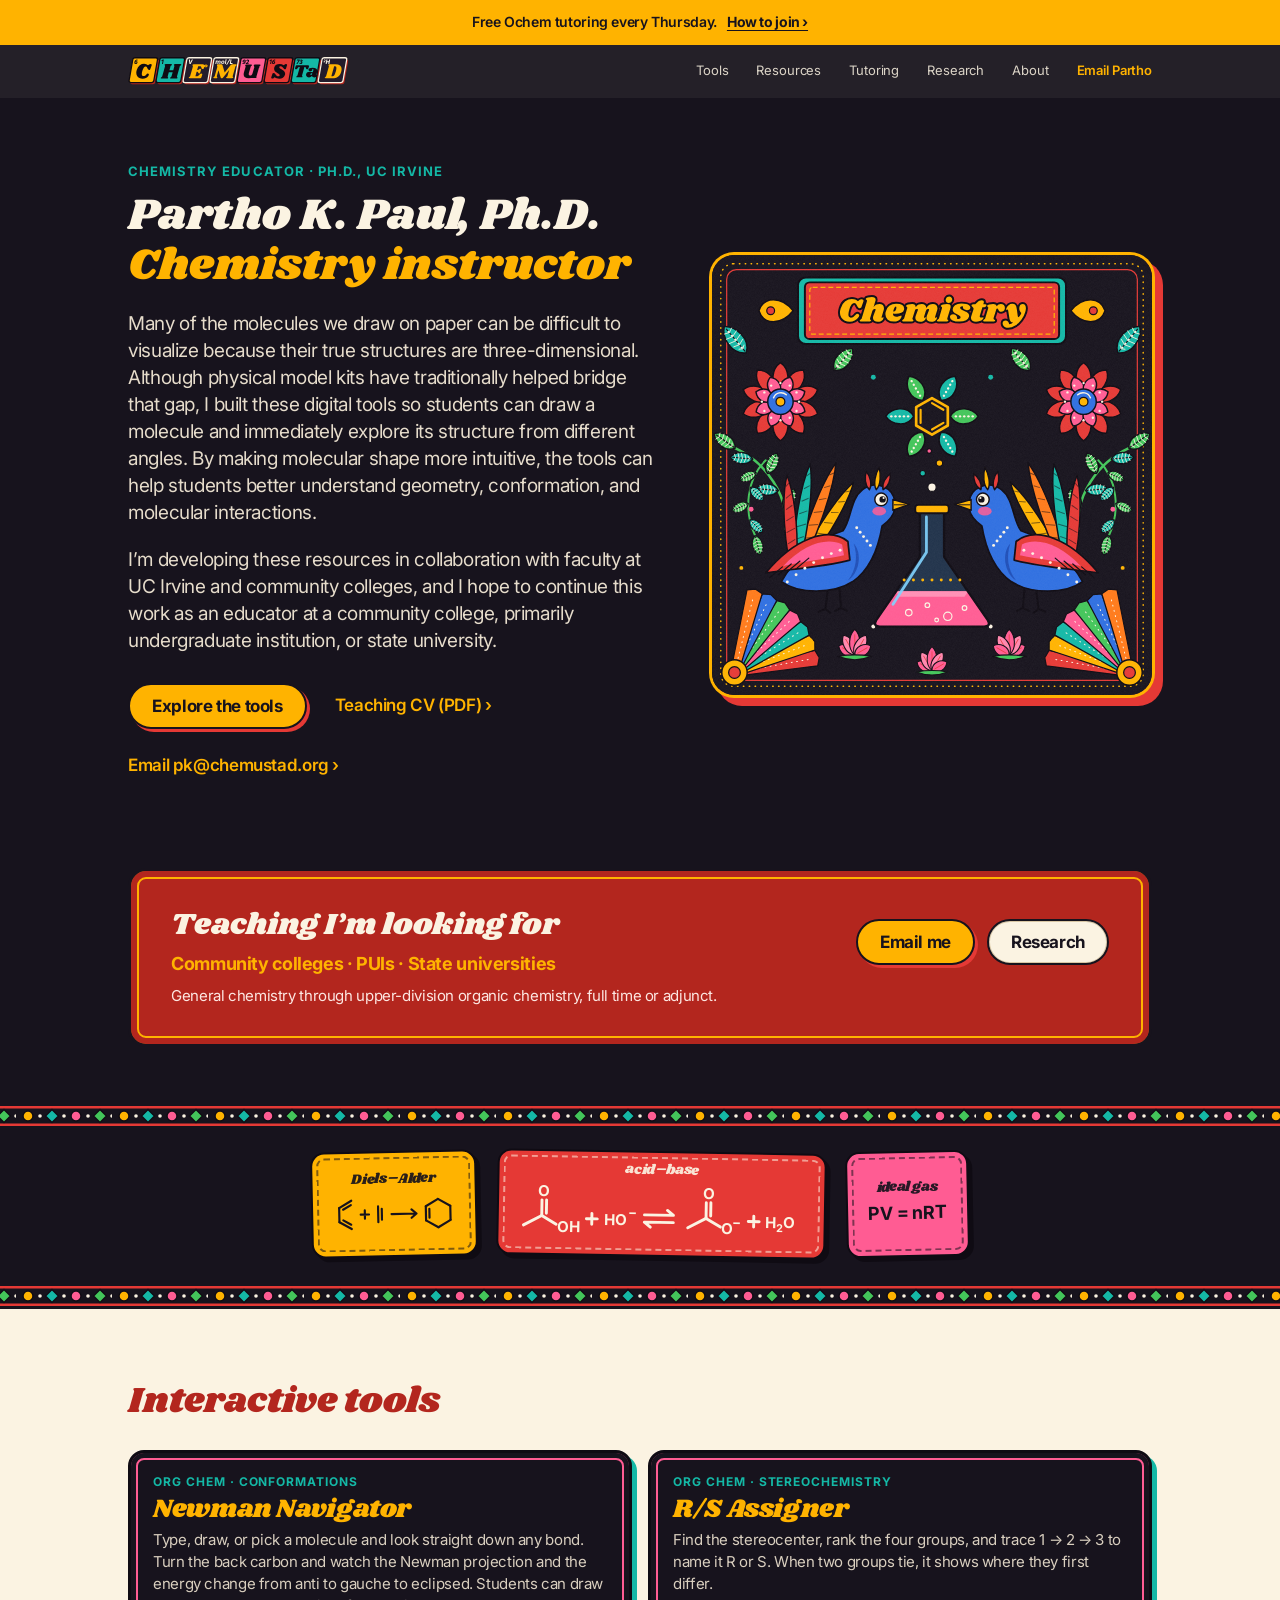
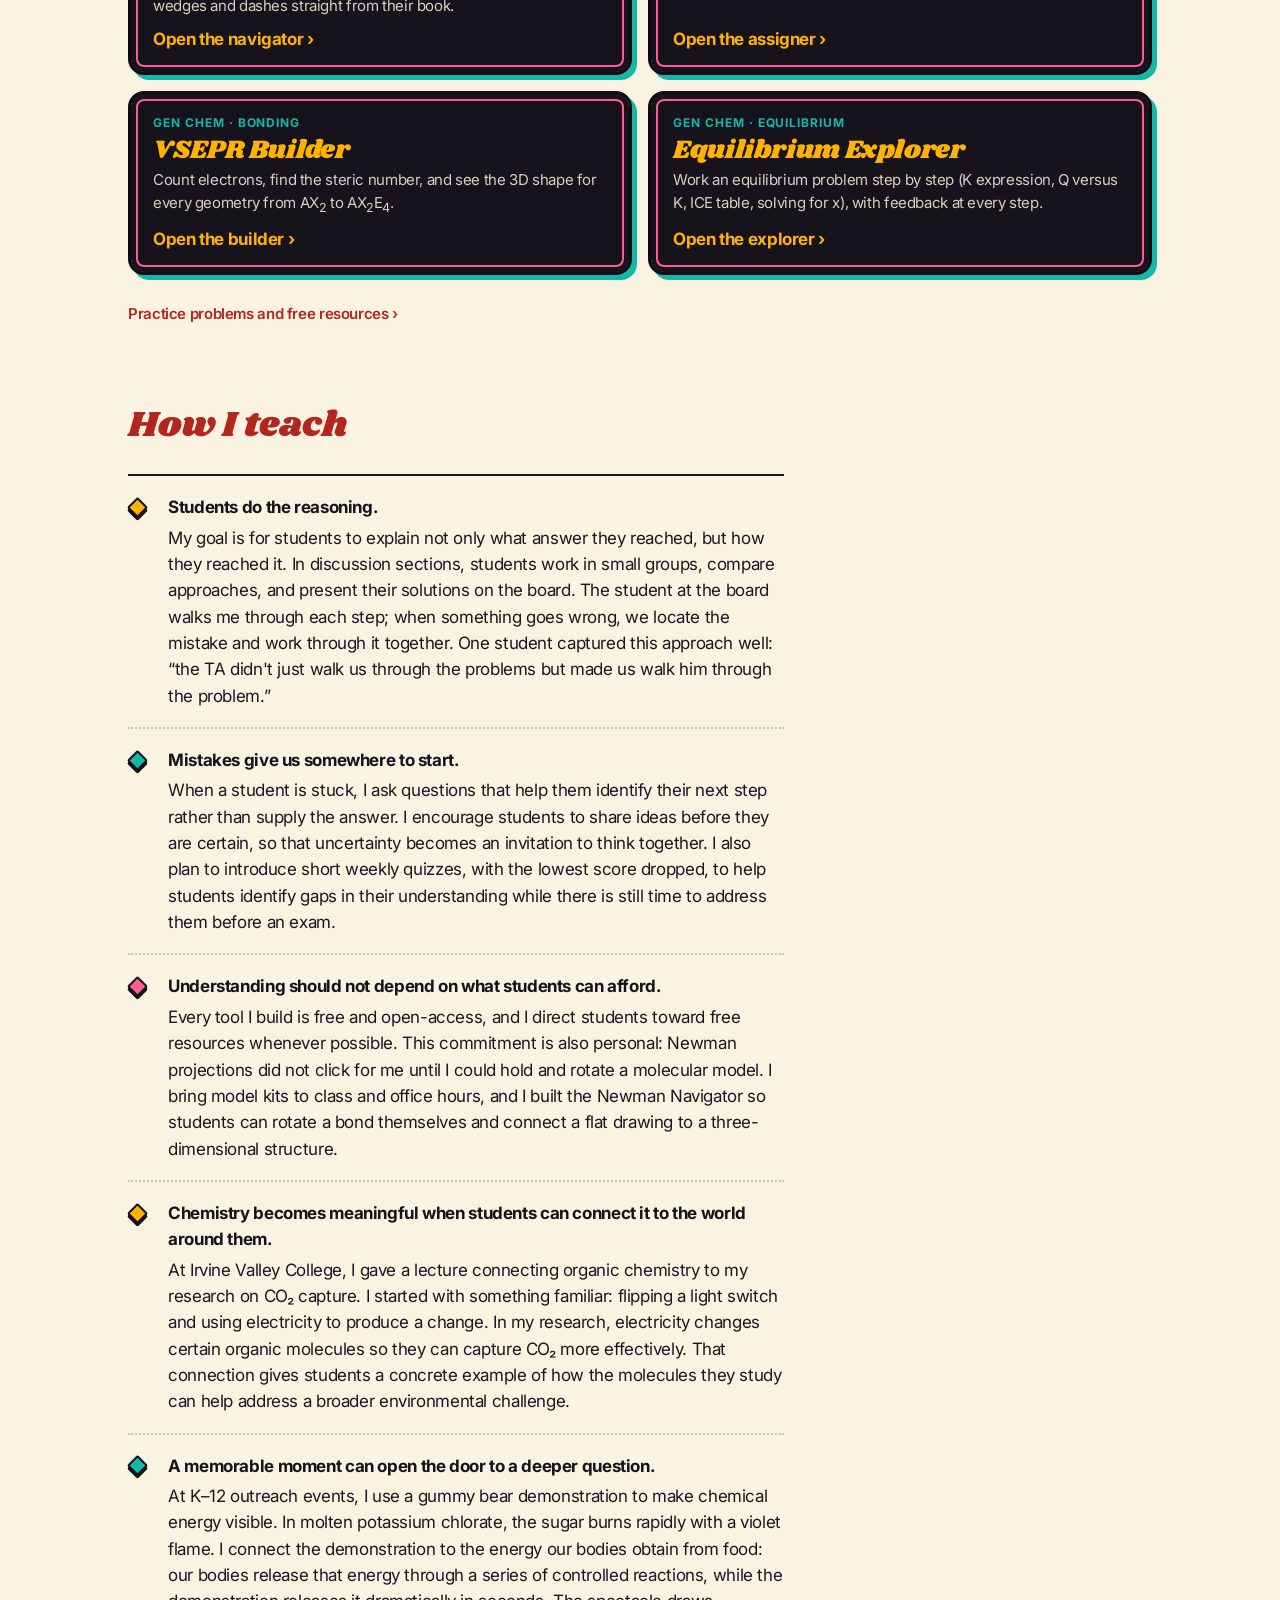
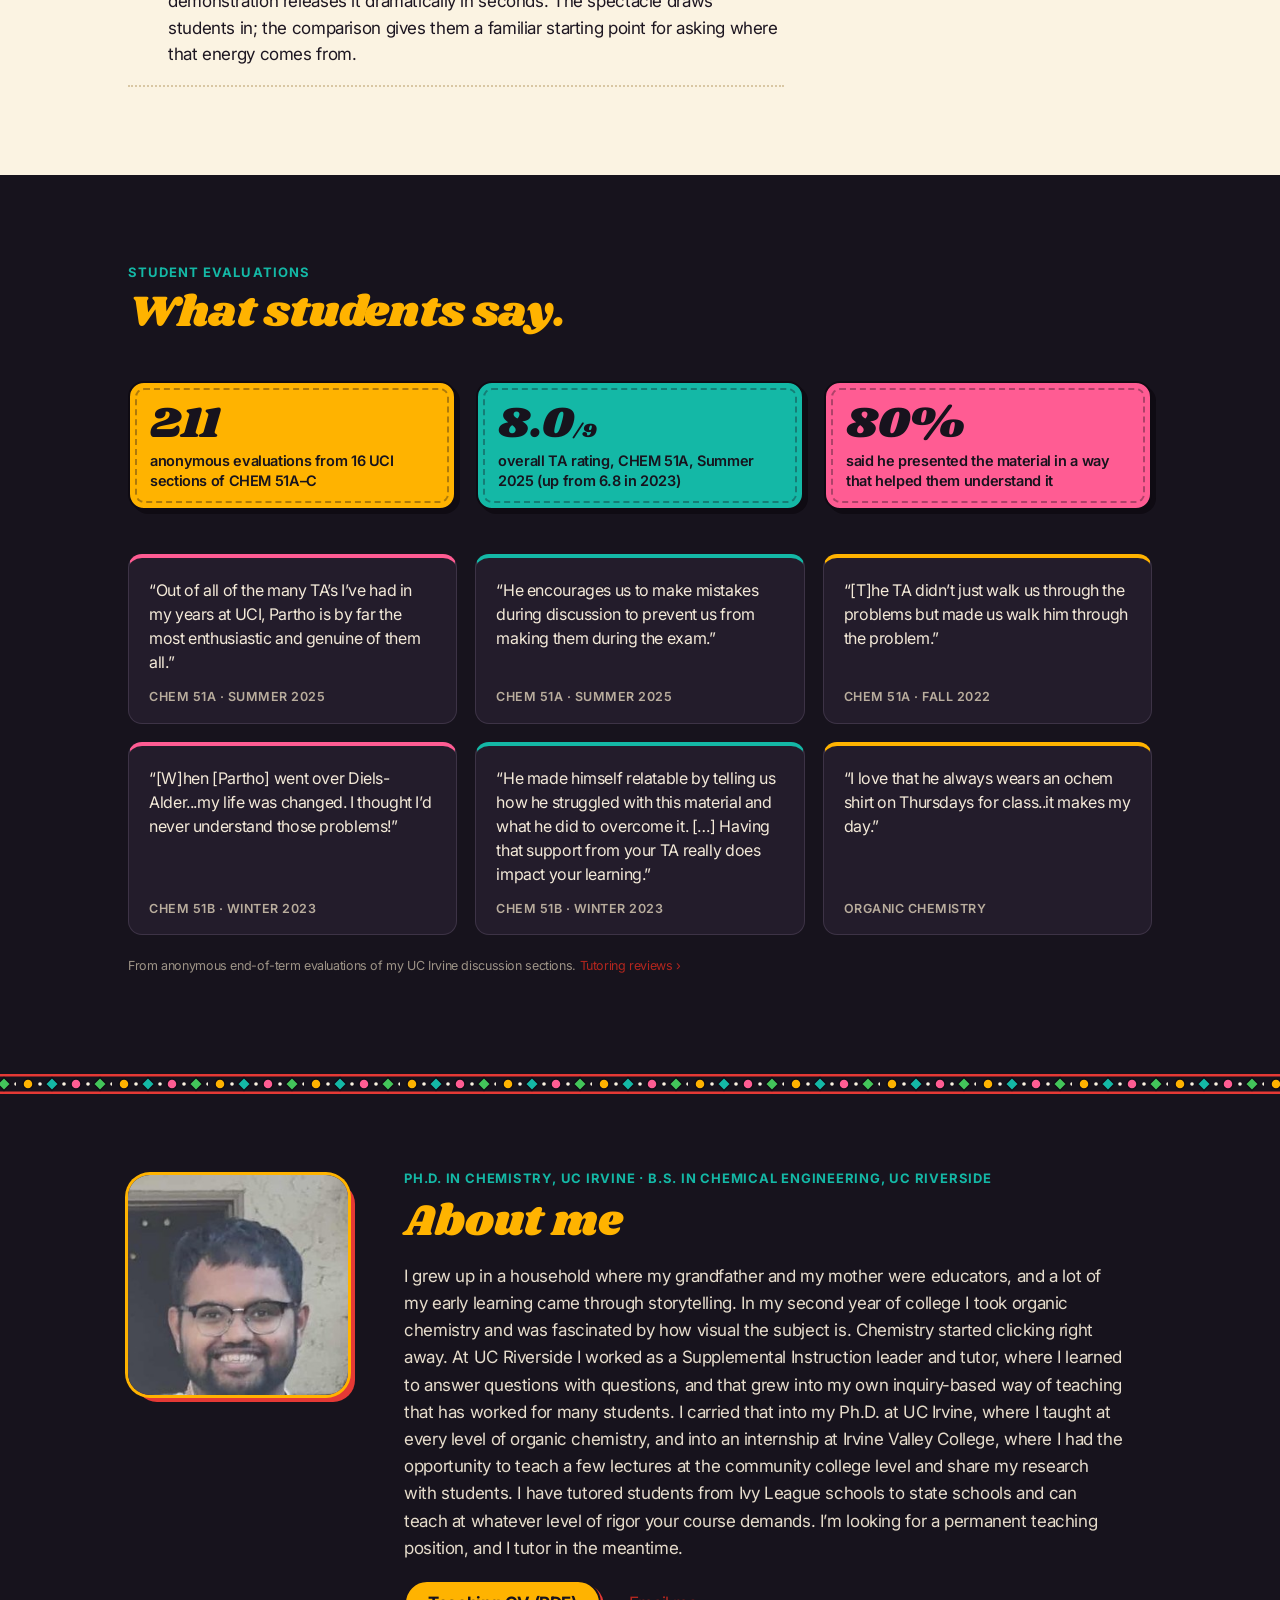
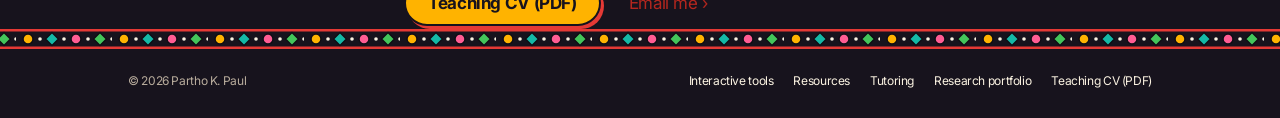
<file: index.html>
<!doctype html>
<html lang="en">
<head>
  <meta charset="utf-8">
  <meta name="viewport" content="width=device-width, initial-scale=1">
  <title>Partho K. Paul, Ph.D. · Chemistry Teaching &amp; Interactive Learning Tools</title>
  <meta name="description" content="Partho K. Paul, Ph.D. in Chemistry (UC Irvine), teaches general and organic chemistry and builds free interactive tools for students: a Newman Navigator, R/S Assigner, VSEPR Builder, and Equilibrium Explorer.">
  <link rel="canonical" href="https://chemustad.org/">
  <meta name="theme-color" content="#ffffff">
  <meta property="og:type" content="website">
  <meta property="og:url" content="https://chemustad.org/">
  <meta property="og:title" content="Partho K. Paul, Ph.D. · Chemistry teaching and interactive tools">
  <meta property="og:description" content="Free chemistry learning tools for students and teachers: Newman Navigator, R/S Assigner, VSEPR Builder, and Equilibrium Explorer.">
  <meta property="og:image" content="https://chemustad.org/og-tools.jpg">
  <meta property="og:image:width" content="1200">
  <meta property="og:image:height" content="630">
  <meta property="og:image:alt" content="Free chemistry learning tools: Newman Navigator, R/S Assigner, VSEPR Builder, Equilibrium Explorer">
  <meta name="twitter:card" content="summary_large_image">
  <link rel="icon" href="favicon-32.png" sizes="32x32" type="image/png">
  <link rel="apple-touch-icon" href="apple-touch-icon.png">
  <link rel="preconnect" href="https://fonts.googleapis.com">
  <link rel="preconnect" href="https://fonts.gstatic.com" crossorigin>
  <link href="https://fonts.googleapis.com/css2?family=Inter:wght@400;500;600;700&display=swap" rel="stylesheet">
  <link rel="stylesheet" href="style.css">
  <link rel="preload" href="fonts/shrikhand-latin.woff2" as="font" type="font/woff2" crossorigin>
  <link rel="stylesheet" href="teaching.css?v=7">
  <script type="application/ld+json">
  {"@context":"https://schema.org","@type":"Person","name":"Partho K. Paul","jobTitle":"Chemistry educator","url":"https://chemustad.org/","email":"mailto:pk@chemustad.org","alumniOf":[{"@type":"CollegeOrUniversity","name":"University of California, Irvine"},{"@type":"CollegeOrUniversity","name":"University of California, Riverside"}]}
  </script>
  <script>
  // Old links pointed at sections that now live on their own pages.
  (function () {
    var h = location.hash; if (!h) return;
    var map = { '#resources': 'resources.html#resources', '#practice': 'resources.html#resources', '#tutoring': 'tutoring.html#tutoring', '#thursday': 'tutoring.html#thursday', '#leave-review': 'tutoring.html#leave-review' };
    if (map[h]) location.replace(map[h]);
    else if (/^#topic-/.test(h)) location.replace('resources.html' + h);
  })();
  </script>
</head>
<body class="rickshaw home">
  <a class="skip" href="#tools">Skip to content</a>

  <div class="announcement-banner" role="region" aria-label="Free tutoring announcement">
    <span>Free Ochem tutoring every Thursday.</span>
    <a href="tutoring.html#thursday">How to join ›</a>
  </div>

  <nav class="navbar">
    <div class="nav-container">
      <a href="./" class="nav-logo nav-logo-img"><img src="chemustad-logo.svg" alt="Chemustad" width="223" height="28"></a>
      <ul class="nav-links">
        <li class="nav-hide-sm"><a href="#tools" class="nav-link">Tools</a></li>
        <li><a href="resources.html" class="nav-link">Resources</a></li>
        <li><a href="tutoring.html" class="nav-link">Tutoring</a></li>
        <li class="nav-hide-sm"><a href="research/" class="nav-link">Research</a></li>
        <li><a href="#about" class="nav-link">About</a></li>
        <li class="only-fine"><a href="mailto:pk@chemustad.org" class="nav-link nav-resume">Email Partho</a></li>
      </ul>
    </div>
  </nav>

  <header class="t-hero">
    <div class="container">
      <div class="t-hero-copy">
        <p class="eyebrow">Chemistry educator · Ph.D., UC Irvine</p>
        <h1>Partho K. Paul, Ph.D.<br><span>Chemistry instructor</span></h1>
        <p class="t-hero-text">Many of the molecules we draw on paper can be difficult to visualize because their true structures are three-dimensional. Although physical model kits have traditionally helped bridge that gap, I built these digital tools so students can draw a molecule and immediately explore its structure from different angles. By making molecular shape more intuitive, the tools can help students better understand geometry, conformation, and molecular interactions.</p>
        <p class="t-hero-text">I’m developing these resources in collaboration with faculty at UC Irvine and community colleges, and I hope to continue this work as an educator at a community college, primarily undergraduate institution, or state university.</p>
        <div class="t-actions">
          <a class="btn btn-primary" href="#tools">Explore the tools</a>
          <a class="link-arrow" href="research/Partho_Paul_Teaching_CV.pdf">Teaching CV (PDF)</a>
          <a class="link-arrow" href="mailto:pk@chemustad.org?subject=Teaching">Email pk@chemustad.org</a>
        </div>
      </div>
      <section id="teaching" class="thursday" aria-labelledby="teaching-heading">
        <h2 id="teaching-heading">Teaching I’m looking for</h2>
        <p class="thursday-where">Community colleges · PUIs · State universities</p>
        <p>General chemistry through upper-division organic chemistry, full time or adjunct.</p>
        <div class="thursday-actions">
          <a class="btn btn-primary" href="mailto:pk@chemustad.org?subject=Teaching">Email me</a>
          <a class="btn btn-secondary" href="research/">Research</a>
        </div>
      </section>
      <figure class="t-hero-fig">
        <img class="t-hero-illo" src="rickshaw.svg" alt="Rickshaw-art style painting: two bright birds face an Erlenmeyer flask under a flower shaped like a benzene ring. The banner reads Chemistry." width="900" height="900" fetchpriority="high">
      </figure>
    </div>
  </header>
  <!-- Formula ribbon: painted plaques, scrolls slowly (pauses on hover, static with reduced motion) -->
  <div class="formula-ribbon" aria-label="Chemistry formulas">
    <ul class="formula-track formula-static"><li class="plaque plaque-mari"><span class="plaque-label">Diels–Alder</span><span class="plaque-eq"><svg class="plaque-svg" viewBox="0 0 146 48" width="146" height="48" role="img" aria-label="Diels–Alder: 1,3-butadiene plus ethene gives cyclohexene"><g fill="none" stroke="currentColor" stroke-width="2.6" stroke-linecap="round" stroke-linejoin="round"><line x1="22.0" y1="7.0" x2="7.3" y2="15.5"/><line x1="21.4" y1="12.2" x2="12.0" y2="17.6"/><line x1="7.3" y1="15.5" x2="7.3" y2="32.5"/><line x1="7.3" y1="32.5" x2="22.0" y2="41.0"/><line x1="12.0" y1="30.4" x2="21.4" y2="35.8"/><path d="M33 24.0 h10 M38 19.0 v10"/><line x1="54.0" y1="14.5" x2="54.0" y2="33.5"/><line x1="58.4" y1="17.5" x2="58.4" y2="30.5"/><path d="M70 24 H100 M94 19 L100 24 L94 29"/><line x1="126.0" y1="7.0" x2="140.7" y2="15.5"/><line x1="140.7" y1="15.5" x2="140.7" y2="32.5"/><line x1="140.7" y1="32.5" x2="126.0" y2="41.0"/><line x1="126.0" y1="41.0" x2="111.3" y2="32.5"/><line x1="111.3" y1="32.5" x2="111.3" y2="15.5"/><line x1="111.3" y1="15.5" x2="126.0" y2="7.0"/><line x1="115.5" y1="18.6" x2="115.5" y2="29.4"/></g></svg></span></li><li class="plaque plaque-red"><span class="plaque-label">acid–base</span><span class="plaque-eq"><svg class="plaque-svg plaque-svg-wide" viewBox="0 0 236 48" width="236" height="48" role="img" aria-label="Acid–base: acetic acid plus hydroxide in equilibrium with acetate plus water"><g fill="none" stroke="currentColor" stroke-width="2.4" stroke-linecap="round" stroke-linejoin="round"><line x1="4" y1="35" x2="19" y2="27"/><line x1="19" y1="27" x2="19" y2="14"/><line x1="22.8" y1="25" x2="22.8" y2="14"/><line x1="19" y1="27" x2="31" y2="34"/><line x1="140" y1="35" x2="155" y2="27"/><line x1="155" y1="27" x2="155" y2="14"/><line x1="158.8" y1="25" x2="158.8" y2="14"/><line x1="155" y1="27" x2="167" y2="34"/><path d="M56 29 h9 M60.5 24.5 v9"/><path d="M104 25 H128 l-5 -4 M128 31 H104 l5 4"/><path d="M190 29 h9 M194.5 24.5 v9"/></g><g fill="currentColor" font-family="Inter, -apple-system, Helvetica, Arial, sans-serif" font-weight="700" font-size="12.5"><text x="20.9" y="11" text-anchor="middle">O</text><text x="32" y="40">OH</text><text x="156.9" y="11" text-anchor="middle">O</text><text x="168" y="40">O</text><text x="177" y="34" class="ab-sm">−</text><text x="71" y="34">HO</text><text x="90" y="27" class="ab-sm">−</text><text x="204" y="34">H<tspan class="ab-sub" dy="3">2</tspan><tspan dy="-3">O</tspan></text></g><style>.ab-sm{font-size:11px}.ab-sub{font-size:9px}</style></svg></span></li><li class="plaque plaque-pink"><span class="plaque-label">ideal gas</span><span class="plaque-eq">PV = nRT</span></li></ul>
  </div>
  <div class="border-strip" aria-hidden="true"></div>



  <main>
    <section id="tools" class="home-tools" aria-labelledby="tools-heading">
      <div class="container">
        <div class="t-section-head">
          <div>
            <h2 id="tools-heading">Interactive tools</h2>
          </div>
        </div>
        <div class="tools-grid">
          <a class="tool-card" href="newman.html">
            <span class="tool-tag">Org chem · Conformations</span>
            <span class="tool-title">Newman Navigator</span>
            <span class="tool-text">Type, draw, or pick a molecule and look straight down any bond. Turn the back carbon and watch the Newman projection and the energy change from anti to gauche to eclipsed. Students can draw wedges and dashes straight from their book.</span>
            <span class="tool-go">Open the navigator ›</span>
          </a>
          <a class="tool-card" href="rs.html">
            <span class="tool-tag">Org chem · Stereochemistry</span>
            <span class="tool-title">R/S Assigner</span>
            <span class="tool-text">Find the stereocenter, rank the four groups, and trace 1 → 2 → 3 to name it R or S. When two groups tie, it shows where they first differ.</span>
            <span class="tool-go">Open the assigner ›</span>
          </a>
          <a class="tool-card" href="vsepr.html">
            <span class="tool-tag">Gen chem · Bonding</span>
            <span class="tool-title">VSEPR Builder</span>
            <span class="tool-text">Count electrons, find the steric number, and see the 3D shape for every geometry from AX<sub>2</sub> to AX<sub>2</sub>E<sub>4</sub>.</span>
            <span class="tool-go">Open the builder ›</span>
          </a>
          <a class="tool-card" href="equilibrium.html">
            <span class="tool-tag">Gen chem · Equilibrium</span>
            <span class="tool-title">Equilibrium Explorer</span>
            <span class="tool-text">Work an equilibrium problem step by step (K expression, Q versus K, ICE table, solving for x), with feedback at every step.</span>
            <span class="tool-go">Open the explorer ›</span>
          </a>
        </div>
        <p class="home-more"><a href="resources.html">Practice problems and free resources ›</a></p>
      </div>
    </section>

  <section id="approach" class="approach" aria-labelledby="approach-heading">
    <div class="container">
      <div class="t-section-head">
        <h2 id="approach-heading" class="approach-title">How I teach</h2>
      </div>
      <ul class="approach-list">
        <li class="approach-item approach-mari">
          <p><strong class="approach-lead">Students do the reasoning.</strong> My goal is for students to explain not only what answer they reached, but how they reached it. In discussion sections, students work in small groups, compare approaches, and present their solutions on the board. The student at the board walks me through each step; when something goes wrong, we locate the mistake and work through it together. One student captured this approach well: “the TA didn't just walk us through the problems but made us walk him through the problem.”</p>
        </li>
        <li class="approach-item approach-teal">
          <p><strong class="approach-lead">Mistakes give us somewhere to start.</strong> When a student is stuck, I ask questions that help them identify their next step rather than supply the answer. I encourage students to share ideas before they are certain, so that uncertainty becomes an invitation to think together. I also plan to introduce short weekly quizzes, with the lowest score dropped, to help students identify gaps in their understanding while there is still time to address them before an exam.</p>
        </li>
        <li class="approach-item approach-pink">
          <p><strong class="approach-lead">Understanding should not depend on what students can afford.</strong> Every tool I build is free and open-access, and I direct students toward free resources whenever possible. This commitment is also personal: Newman projections did not click for me until I could hold and rotate a molecular model. I bring model kits to class and office hours, and I built the Newman Navigator so students can rotate a bond themselves and connect a flat drawing to a three-dimensional structure.</p>
        </li>
        <li class="approach-item approach-mari">
          <p><strong class="approach-lead">Chemistry becomes meaningful when students can connect it to the world around them.</strong> At Irvine Valley College, I gave a lecture connecting organic chemistry to my research on CO₂ capture. I started with something familiar: flipping a light switch and using electricity to produce a change. In my research, electricity changes certain organic molecules so they can capture CO₂ more effectively. That connection gives students a concrete example of how the molecules they study can help address a broader environmental challenge.</p>
        </li>
        <li class="approach-item approach-teal">
          <p><strong class="approach-lead">A memorable moment can open the door to a deeper question.</strong> At K–12 outreach events, I use a gummy bear demonstration to make chemical energy visible. In molten potassium chlorate, the sugar burns rapidly with a violet flame. I connect the demonstration to the energy our bodies obtain from food: our bodies release that energy through a series of controlled reactions, while the demonstration releases it dramatically in seconds. The spectacle draws students in; the comparison gives them a familiar starting point for asking where that energy comes from.</p>
        </li>
      </ul>
    </div>
  </section>

  </main>

  <section id="reviews" class="reviews" aria-labelledby="reviews-heading">
    <div class="container">
      <p class="reviews-eyebrow">Student evaluations</p>
      <h2 id="reviews-heading" class="reviews-title">What students say.</h2>

      <ul class="review-stats" aria-label="Teaching evaluation results">
        <li class="stat stat-mari"><span class="stat-num">211</span><span class="stat-text">anonymous evaluations from 16 UCI sections of CHEM 51A–C</span></li>
        <li class="stat stat-teal"><span class="stat-num">8.0<small>/9</small></span><span class="stat-text">overall TA rating, CHEM 51A, Summer 2025 (up from 6.8 in 2023)</span></li>
        <li class="stat stat-pink"><span class="stat-num">80%</span><span class="stat-text">said he presented the material in a way that helped them understand it</span></li>
      </ul>

      <ul class="review-grid">
        <li class="review-card"><blockquote>“Out of all of the many TA’s I’ve had in my years at UCI, Partho is by far the most enthusiastic and genuine of them all.”</blockquote><cite>CHEM 51A · Summer 2025</cite></li>
        <li class="review-card"><blockquote>“He encourages us to make mistakes during discussion to prevent us from making them during the exam.”</blockquote><cite>CHEM 51A · Summer 2025</cite></li>
        <li class="review-card"><blockquote>“[T]he TA didn’t just walk us through the problems but made us walk him through the problem.”</blockquote><cite>CHEM 51A · Fall 2022</cite></li>
        <li class="review-card"><blockquote>“[W]hen [Partho] went over Diels-Alder...my life was changed. I thought I’d never understand those problems!”</blockquote><cite>CHEM 51B · Winter 2023</cite></li>
        <li class="review-card"><blockquote>“He made himself relatable by telling us how he struggled with this material and what he did to overcome it. […] Having that support from your TA really does impact your learning.”</blockquote><cite>CHEM 51B · Winter 2023</cite></li>
        <li class="review-card"><blockquote>“I love that he always wears an ochem shirt on Thursdays for class..it makes my day.”</blockquote><cite>Organic Chemistry</cite></li>
      </ul>
      <p class="reviews-note">From anonymous end-of-term evaluations of my UC Irvine discussion sections. <a href="tutoring.html#reviews">Tutoring reviews ›</a></p>
    </div>
  </section>


  <section id="about" class="about" aria-labelledby="about-heading">
    <div class="container about-grid">
      <figure class="about-fig">
        <img class="about-photo" src="tutor.jpg" alt="Partho K. Paul" width="256" height="256" loading="lazy">
      </figure>
      <div class="about-copy">
        <h2 id="about-heading" class="about-title">About me</h2>
        <p class="about-text">I grew up in a household where my grandfather and my mother were educators, and a lot of my early learning came through storytelling. In my second year of college I took organic chemistry and was fascinated by how visual the subject is. Chemistry started clicking right away. At UC Riverside I worked as a Supplemental Instruction leader and tutor, where I learned to answer questions with questions, and that grew into my own inquiry-based way of teaching that has worked for many students. I carried that into my Ph.D. at UC Irvine, where I taught at every level of organic chemistry, and into an internship at Irvine Valley College, where I had the opportunity to teach a few lectures at the community college level and share my research with students. I have tutored students from Ivy League schools to state schools and can teach at whatever level of rigor your course demands. I’m looking for a permanent teaching position, and I tutor in the meantime.</p>
        <p class="about-cred"><span class="about-cred-item">Ph.D. in Chemistry, UC Irvine</span><span class="sep"> · </span><span class="about-cred-item">B.S. in Chemical Engineering, UC Riverside</span></p>
        <div class="t-actions about-actions"><a class="btn btn-primary" href="research/Partho_Paul_Teaching_CV.pdf">Teaching CV (PDF)</a><a class="link-arrow" href="mailto:pk@chemustad.org">Email me</a></div>
      </div>
    </div>
  </section>


  <footer class="site-footer">
    <div class="container">
      <p>© 2026 Partho K. Paul</p>
      <nav aria-label="Footer"><a href="./#tools">Interactive tools</a><a href="resources.html">Resources</a><a href="tutoring.html">Tutoring</a><a href="research/">Research portfolio</a><a href="research/Partho_Paul_Teaching_CV.pdf">Teaching CV (PDF)</a></nav>
    </div>
  </footer>
</body>
</html>
</file>
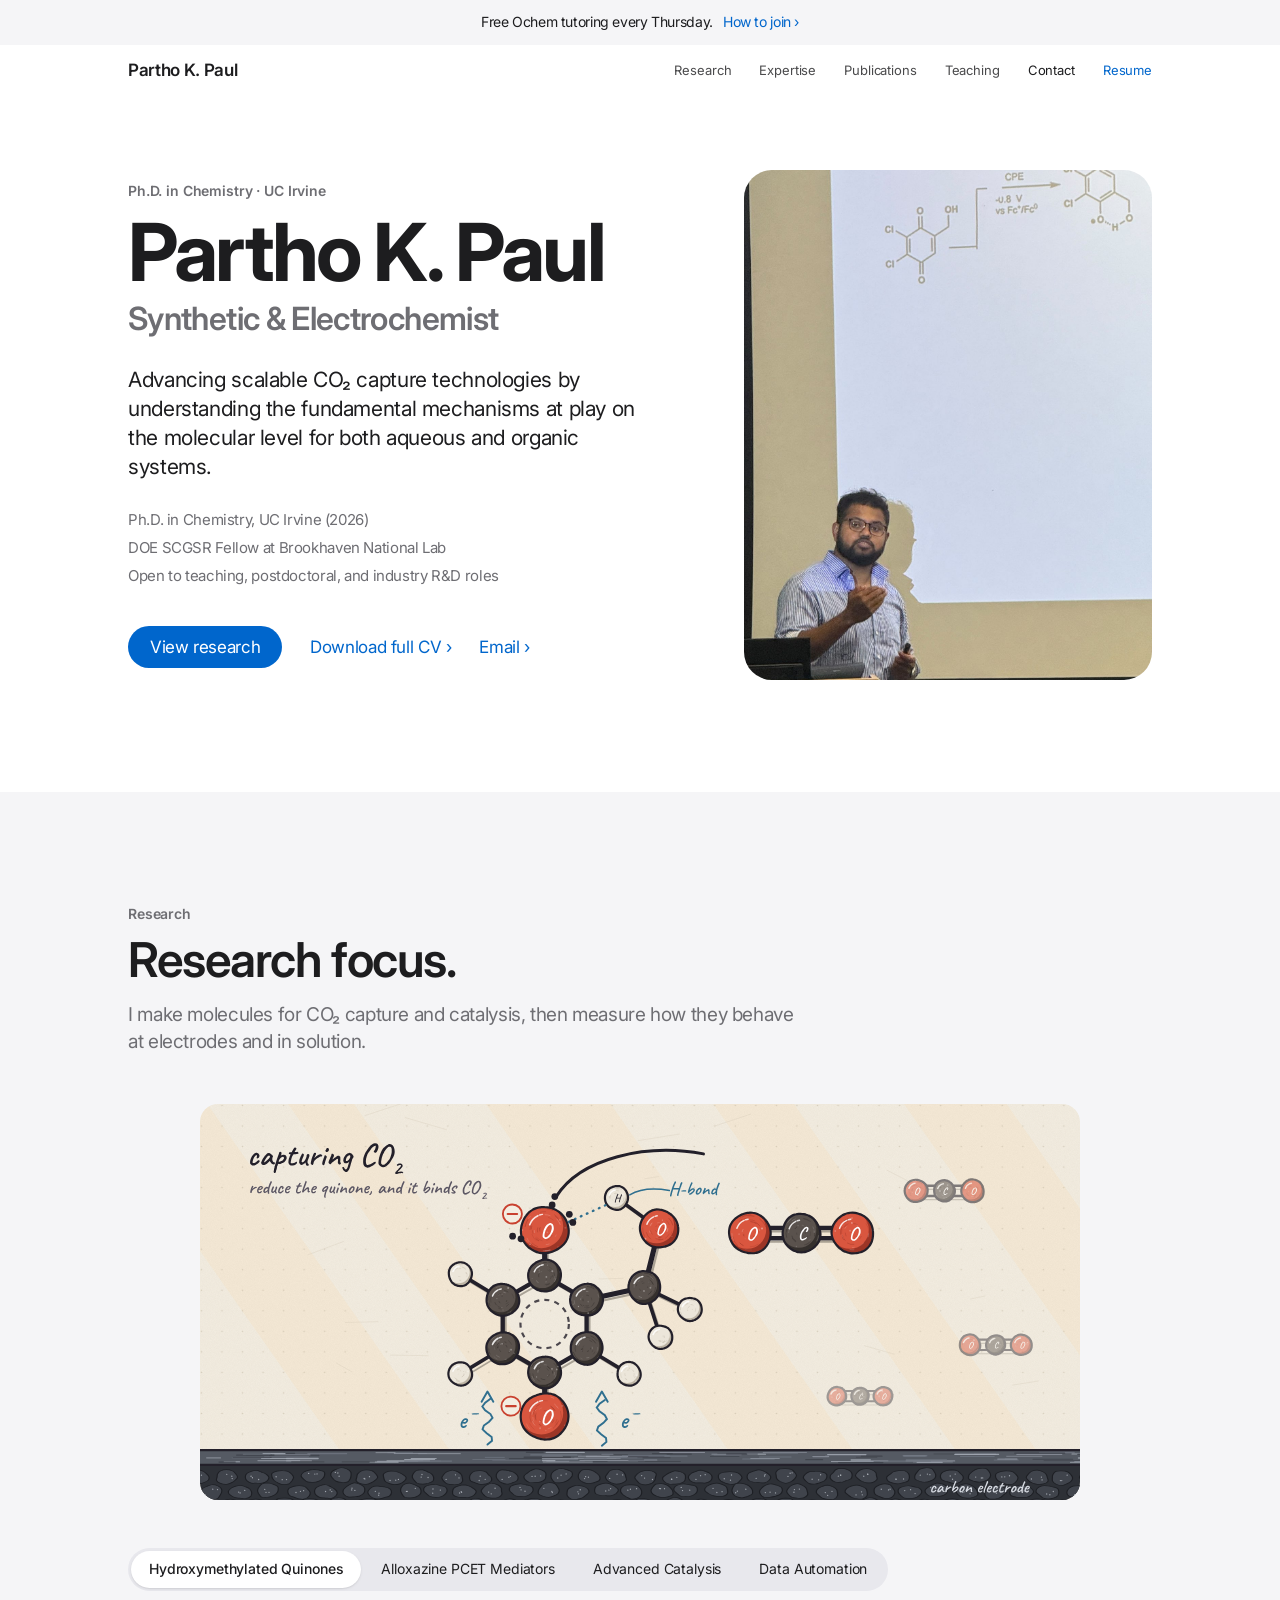
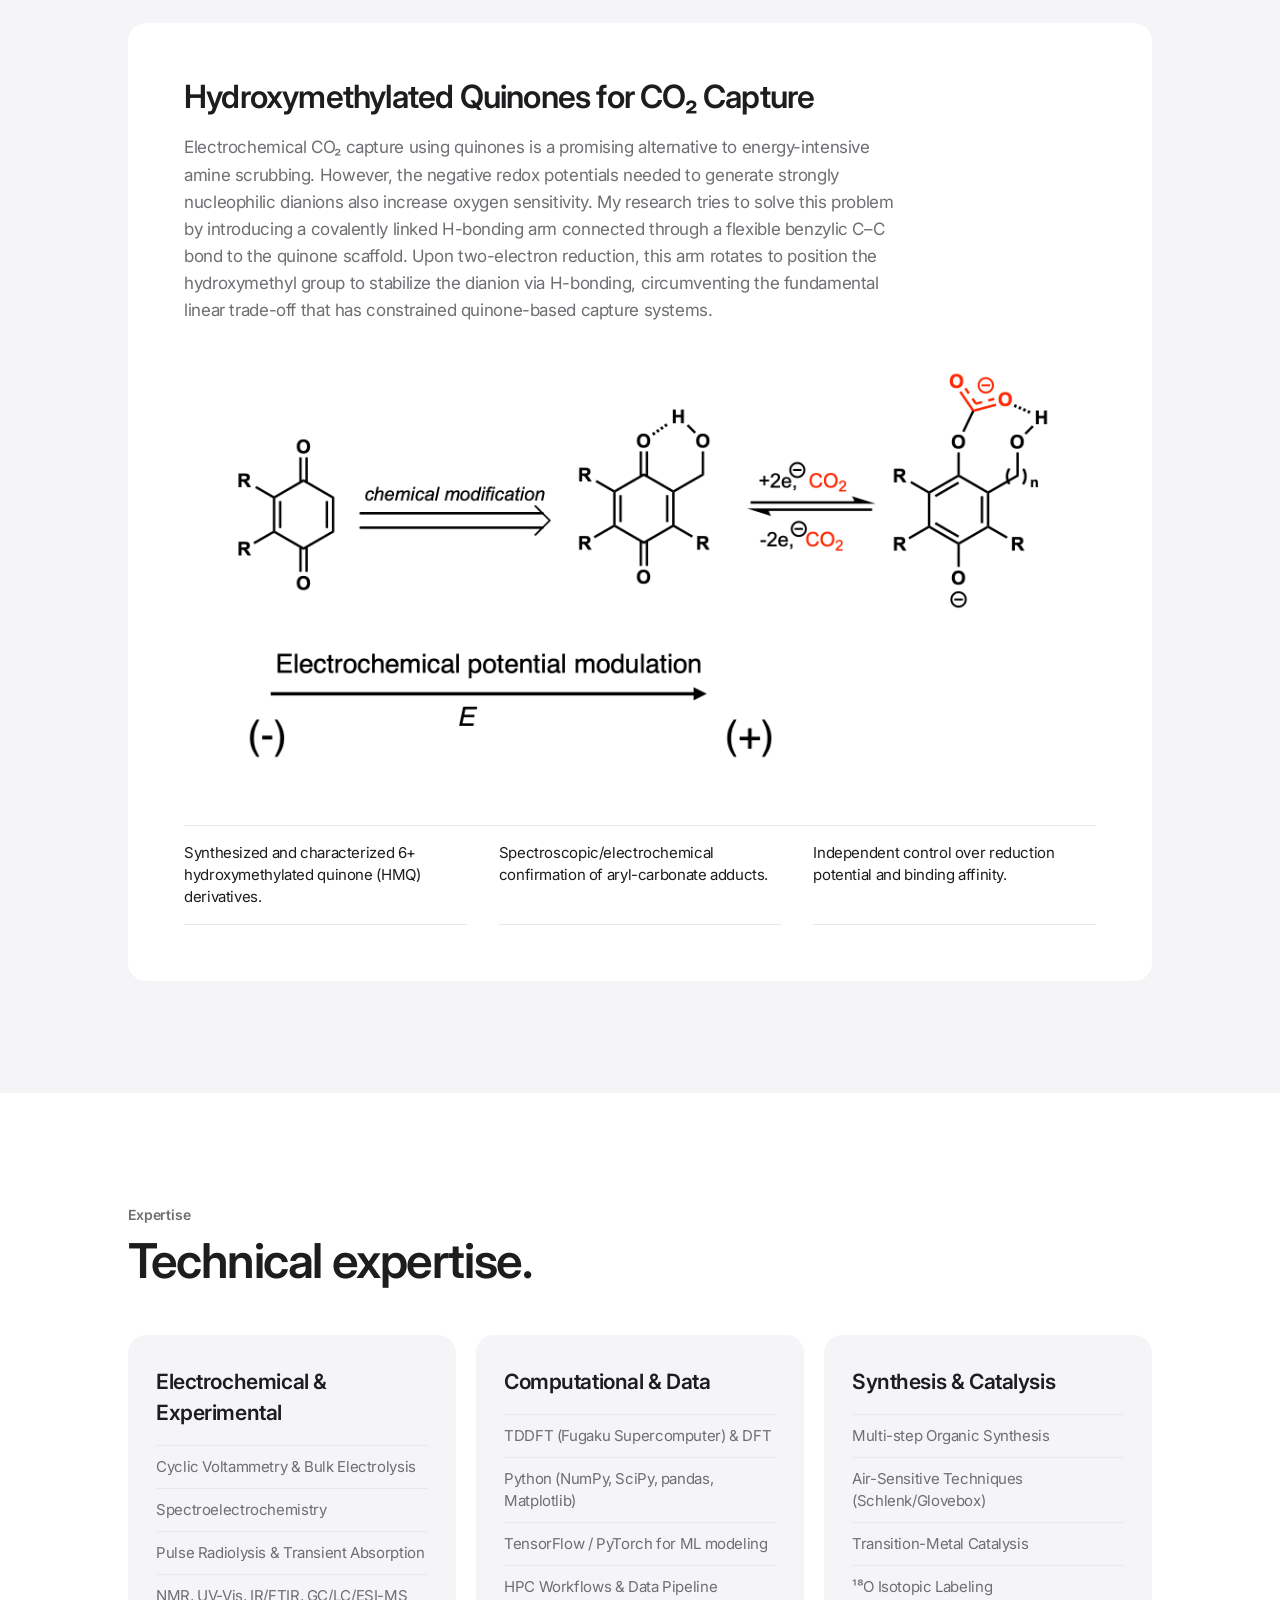
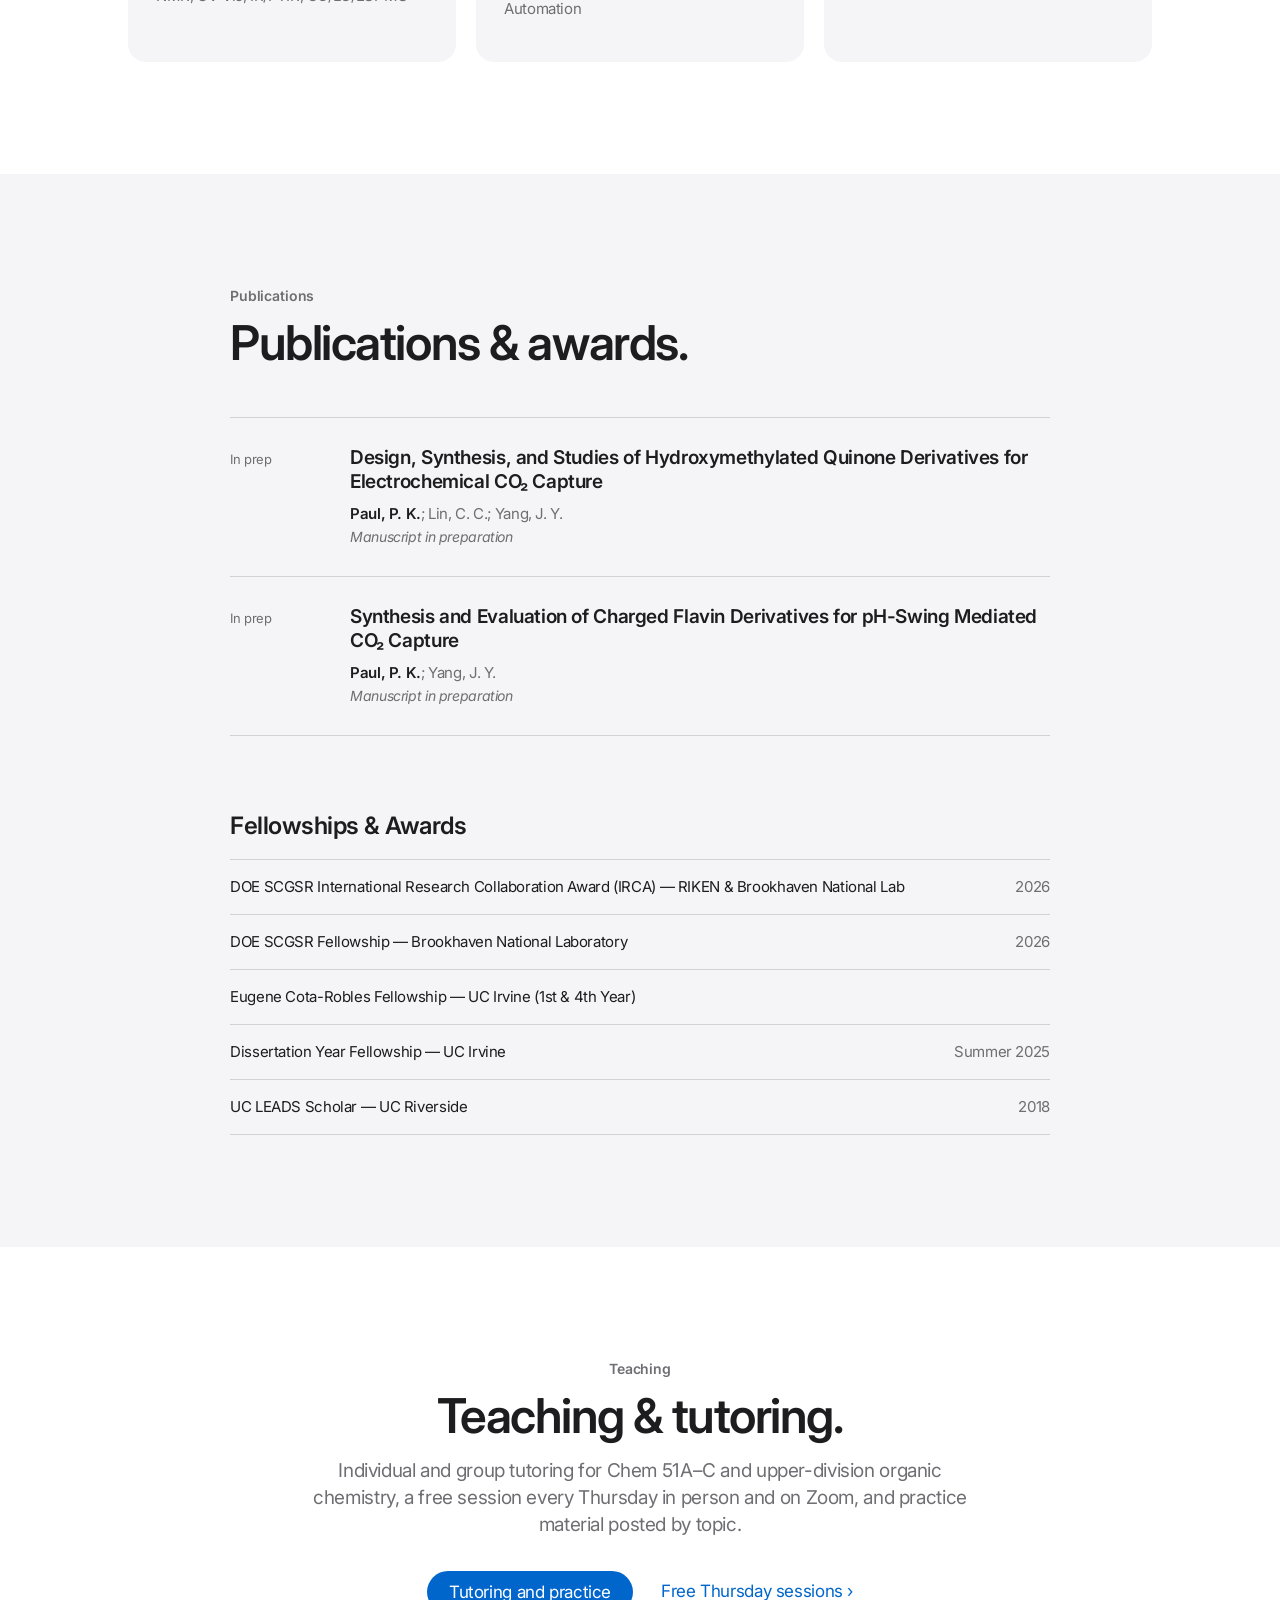
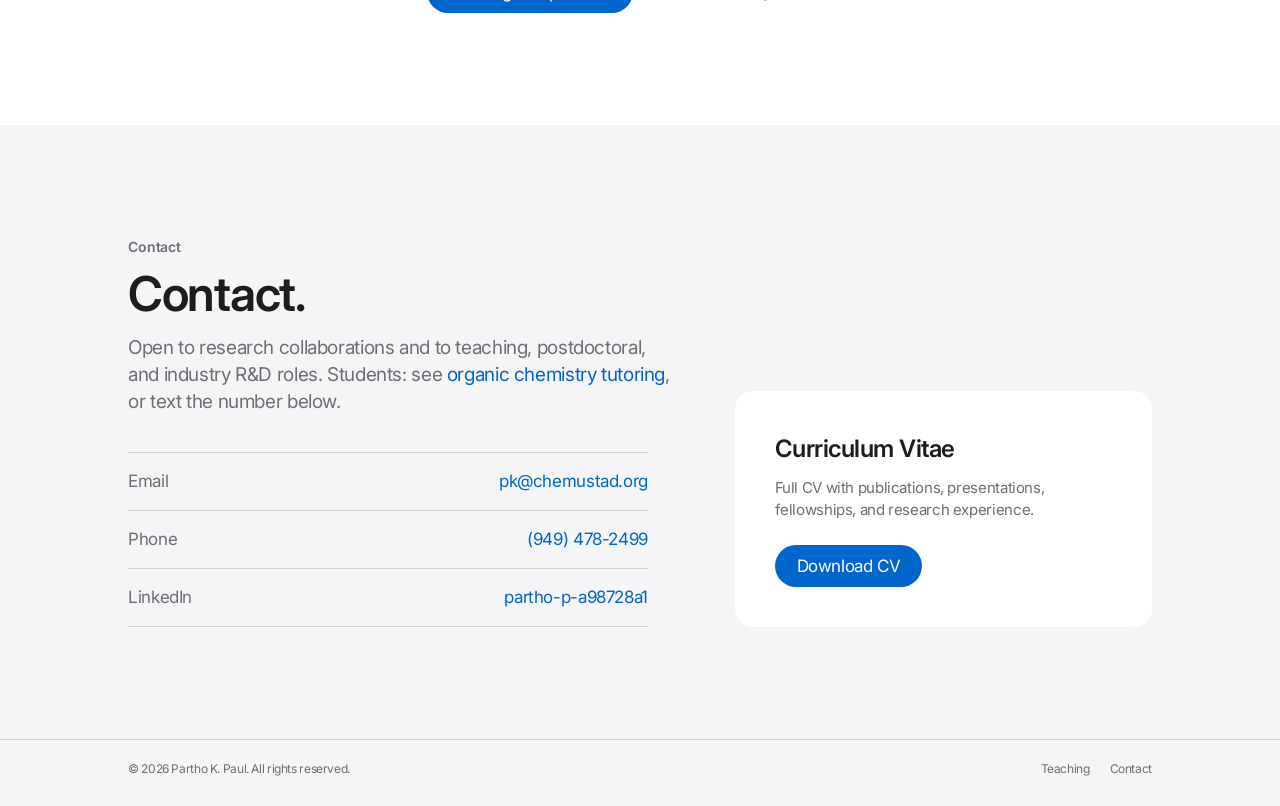
<file: research/index.html>
<!DOCTYPE html>
<html lang="en">
<head>
    <meta charset="UTF-8">
    <meta name="viewport" content="width=device-width, initial-scale=1.0">
    <title>Partho K. Paul | Synthetic &amp; Electrochemist</title>
    <meta name="description" content="Partho K. Paul — synthetic and electrochemist working on electrochemical CO₂ capture. Research, publications, and organic chemistry tutoring.">
    <link rel="canonical" href="https://chemustad.org/research/">
    <meta name="theme-color" content="#ffffff">
    <meta property="og:type" content="website">
    <meta property="og:url" content="https://chemustad.org/research/">
    <meta property="og:title" content="Partho K. Paul · Synthetic &amp; Electrochemist">
    <meta property="og:description" content="Partho K. Paul — synthetic and electrochemist working on electrochemical CO₂ capture. Research, publications, and organic chemistry tutoring.">
    <meta property="og:image" content="https://chemustad.org/research/og-home.jpg">
    <meta property="og:image:width" content="1200">
    <meta property="og:image:height" content="630">
    <meta property="og:image:alt" content="Hand-drawn illustration of a quinone dianion capturing CO₂ at a carbon electrode">
    <meta name="twitter:card" content="summary_large_image">
    <link rel="icon" href="../favicon-32.png" sizes="32x32" type="image/png">
    <link rel="apple-touch-icon" href="../apple-touch-icon.png">
    <script type="application/ld+json">
    {"@context":"https://schema.org","@type":"Person","name":"Partho K. Paul","url":"https://chemustad.org/research/","image":"https://chemustad.org/research/profile.png","email":"mailto:pk@chemustad.org","jobTitle":"Synthetic & Electrochemist","affiliation":[{"@type":"CollegeOrUniversity","name":"University of California, Irvine"},{"@type":"ResearchOrganization","name":"Brookhaven National Laboratory"}],"knowsAbout":["Electrochemistry","CO2 capture","Organic synthesis","Spectroelectrochemistry"],"sameAs":["https://linkedin.com/in/partho-p-a98728a1"]}
    </script>
    <link rel="preconnect" href="https://fonts.googleapis.com">
    <link rel="preconnect" href="https://fonts.gstatic.com" crossorigin>
    <link href="https://fonts.googleapis.com/css2?family=Inter:wght@400;500;600;700&display=swap" rel="stylesheet">
    <link rel="stylesheet" href="../style.css">
</head>
<body>
    <a class="skip" href="#main">Skip to content</a>

    <!-- ANNOUNCEMENT BAR -->
    <div class="announcement-banner" role="region" aria-label="Free tutoring announcement">
        <span>Free Ochem tutoring every Thursday.</span>
        <a href="../#thursday">How to join ›</a>
    </div>

    <!-- NAVIGATION -->
    <nav class="navbar">
        <div class="nav-container">
            <a href="#home" class="nav-logo">Partho K. Paul</a>
            <ul class="nav-links">
                <li><a href="#research" class="nav-link">Research</a></li>
                <li class="nav-hide-sm"><a href="#skills" class="nav-link">Expertise</a></li>
                <li class="nav-hide-sm"><a href="#publications" class="nav-link">Publications</a></li>
                <li><a href="../" class="nav-link">Teaching</a></li>
                <li class="nav-hide-sm"><a href="#contact" class="nav-link">Contact</a></li>
                <li><a href="Partho_Paul_Resume.pdf" download class="nav-link nav-resume">Resume</a></li>
            </ul>
        </div>
    </nav>

    <!-- HERO -->
    <header id="home" class="hero">
        <div class="container hero-grid">
            <div class="hero-text">
                <p class="eyebrow">Ph.D. in Chemistry · UC Irvine</p>

                <!-- YOUR NAME AND TITLE -->
                <h1 class="hero-title">Partho K. Paul</h1>
                <p class="hero-subtitle">Synthetic &amp; Electrochemist</p>

                <!-- YOUR HOOK / ELEVATOR PITCH -->
                <p class="hero-description">Advancing scalable CO₂ capture technologies by understanding the fundamental mechanisms at play on the molecular level for both aqueous and organic systems.</p>

                <!-- YOUR AFFILIATIONS -->
                <ul class="hero-meta">
                    <li>Ph.D. in Chemistry, UC Irvine (2026)</li>
                    <li>DOE SCGSR Fellow at Brookhaven National Lab</li>
                    <li>Open to teaching, postdoctoral, and industry R&amp;D roles</li>
                </ul>

                <div class="hero-actions">
                    <a href="#research" class="btn btn-primary">View research</a>
                    <a href="Partho_Paul_CV.pdf" download class="link-arrow">Download full CV</a>
                    <a href="mailto:pk@chemustad.org" class="link-arrow">Email</a>
                </div>
            </div>
            <div class="hero-image">
                <!-- TO CHANGE YOUR PICTURE, REPLACE 'talk.jpg' IN THIS FOLDER -->
                <img src="talk.jpg" alt="Partho K. Paul presenting his research, with a quinone reduction scheme on the screen behind him" width="1200" height="1502">
            </div>
        </div>
    </header>

    <main id="main">
    <!-- RESEARCH -->
    <section id="research" class="section section-alt">
        <div class="container">
            <div class="section-head">
                <p class="eyebrow">Research</p>
                <h2 class="section-title">Research focus.</h2>
                <p class="section-intro">I make molecules for CO₂ capture and catalysis, then measure how they behave at electrodes and in solution.</p>
            </div>

            <figure class="research-illo"><img src="quinone.svg" alt="Illustration: a hydroxymethylated quinone dianion, formed by two electrons from a carbon electrode, binds CO₂ while its hydroxymethyl arm hydrogen-bonds to the phenoxide oxygen." width="1200" height="540" loading="lazy" decoding="async"></figure>

            <!-- TOPIC SWITCHER: data-target must match the id of a pane below -->
            <div class="segmented-wrap">
                <div class="segmented" role="tablist" aria-label="Research topics">
                    <button type="button" class="tab-item active" data-target="topic-co2" role="tab" id="tab-topic-co2" aria-controls="topic-co2" aria-selected="true" tabindex="0">Hydroxymethylated Quinones</button>
                    <button type="button" class="tab-item" data-target="topic-radiolysis" role="tab" id="tab-topic-radiolysis" aria-controls="topic-radiolysis" aria-selected="false" tabindex="-1">Alloxazine PCET Mediators</button>
                    <button type="button" class="tab-item" data-target="topic-crossover" role="tab" id="tab-topic-crossover" aria-controls="topic-crossover" aria-selected="false" tabindex="-1">Advanced Catalysis</button>
                    <button type="button" class="tab-item" data-target="topic-automation" role="tab" id="tab-topic-automation" aria-controls="topic-automation" aria-selected="false" tabindex="-1">Data Automation</button>
                </div>
            </div>

            <div class="panes">
                <!-- TOPIC 1 -->
                <article class="research-pane active" id="topic-co2" role="tabpanel" aria-labelledby="tab-topic-co2" tabindex="0">
                    <h3>Hydroxymethylated Quinones for CO₂ Capture</h3>
                    <p>Electrochemical CO₂ capture using quinones is a promising alternative to energy-intensive amine scrubbing. However, the negative redox potentials needed to generate strongly nucleophilic dianions also increase oxygen sensitivity. My research tries to solve this problem by introducing a covalently linked H-bonding arm connected through a flexible benzylic C–C bond to the quinone scaffold. Upon two-electron reduction, this arm rotates to position the hydroxymethyl group to stabilize the dianion via H-bonding, circumventing the fundamental linear trade-off that has constrained quinone-based capture systems.</p>
                    <figure class="pane-figure"><a href="figure1.png"><img src="figure1.png" alt="Hydroxymethylated quinone CO₂ capture scheme" width="1750" height="880" loading="lazy" decoding="async"></a></figure>
                    <ul class="highlights">
                        <li>Synthesized and characterized 6+ hydroxymethylated quinone (HMQ) derivatives.</li>
                        <li>Spectroscopic/electrochemical confirmation of aryl-carbonate adducts.</li>
                        <li>Independent control over reduction potential and binding affinity.</li>
                    </ul>
                </article>

                <!-- TOPIC 2 -->
                <article class="research-pane" id="topic-radiolysis" role="tabpanel" aria-labelledby="tab-topic-radiolysis" tabindex="0">
                    <h3>Alloxazine Derivatives as Tunable PCET Mediators</h3>
                    <p>Flavins are biological cofactors whose proton-coupled electron transfer (PCET) chemistry drives essential redox processes across all living systems. My research asks: can we harness this biologically optimized 2e⁻/2H⁺ reactivity for CO₂ capture? The challenge is that natural flavins are poorly soluble in water, limiting their practical use. I addressed this by synthesizing novel alloxazine derivatives bearing distal charged groups that increase aqueous solubility while preserving the redox active core. Importantly, these distal groups lead to stability differences as demonstrated by spectroelectrochemical and pulse radiolysis studies.</p>
                    <figure class="pane-figure"><a href="figure2.png"><img src="figure2.png" alt="Alloxazine derivatives" width="1246" height="1054" loading="lazy" decoding="async"></a></figure>
                    <ul class="highlights">
                        <li>Demonstrated reversible 2e⁻/2H⁺ PCET redox chemistry.</li>
                        <li>Conducting pulse radiolysis experiments to observe transient radicals.</li>
                        <li>Integrating into flow cell architectures for continuous cycling.</li>
                    </ul>
                </article>

                <!-- TOPIC 3 -->
                <article class="research-pane" id="topic-crossover" role="tabpanel" aria-labelledby="tab-topic-crossover" tabindex="0">
                    <h3>Advanced Synthetic Methodology &amp; Catalysis</h3>
                    <p>Early in my graduate research experience, I had the opportunity to take part in rigorous, multi-step organic synthesis and complex catalysis. During my time in the Pronin Lab (UCI), I investigated cobalt-catalyzed radical–polar crossover reactions, running intricate, air-sensitive syntheses. By using isotopic labeling (¹⁸O) and multi-technique characterization (NMR, IR, mass spectrometry), I was able to elucidate some key steps of cobalt-salen catalyzed hydrofunctionalization and ring-opening reactions.</p>
                    <figure class="pane-figure"><a href="figure3.png"><img src="figure3.png" alt="Cobalt-salen catalyzed reaction scheme" width="538" height="112" loading="lazy" decoding="async"></a></figure>
                    <ul class="highlights">
                        <li>Executed multi-step air-sensitive synthetic campaigns.</li>
                        <li>Performed ¹⁸O isotopic labeling studies.</li>
                    </ul>
                </article>

                <!-- TOPIC 4 -->
                <article class="research-pane" id="topic-automation" role="tabpanel" aria-labelledby="tab-topic-automation" tabindex="0">
                    <h3>Computational Data Automation</h3>
                    <p>I built custom Python-based tools to automate the processing of complex spectroscopic and electrochemical data, reducing analysis time and minimizing human error while mentoring undergraduate researchers in computational techniques.</p>
                    <!-- TO ADD A FIGURE: <figure class="pane-figure"><img src="figure4.png" alt=""></figure> -->
                    <ul class="highlights">
                        <li>Built custom Python automation pipelines.</li>
                        <li>Processed large CV, UV-Vis, and bulk electrolysis datasets.</li>
                    </ul>
                </article>
            </div>
        </div>
    </section>

    <!-- TECHNICAL EXPERTISE -->
    <section id="skills" class="section">
        <div class="container">
            <div class="section-head">
                <p class="eyebrow">Expertise</p>
                <h2 class="section-title">Technical expertise.</h2>
            </div>
            <div class="skill-grid">
                <div class="skill-card">
                    <h3>Electrochemical &amp; Experimental</h3>
                    <ul>
                        <li>Cyclic Voltammetry &amp; Bulk Electrolysis</li>
                        <li>Spectroelectrochemistry</li>
                        <li>Pulse Radiolysis &amp; Transient Absorption</li>
                        <li>NMR, UV-Vis, IR/FTIR, GC/LC/ESI-MS</li>
                    </ul>
                </div>
                <div class="skill-card">
                    <h3>Computational &amp; Data</h3>
                    <ul>
                        <li>TDDFT (Fugaku Supercomputer) &amp; DFT</li>
                        <li>Python (NumPy, SciPy, pandas, Matplotlib)</li>
                        <li>TensorFlow / PyTorch for ML modeling</li>
                        <li>HPC Workflows &amp; Data Pipeline Automation</li>
                    </ul>
                </div>
                <div class="skill-card">
                    <h3>Synthesis &amp; Catalysis</h3>
                    <ul>
                        <li>Multi-step Organic Synthesis</li>
                        <li>Air-Sensitive Techniques (Schlenk/Glovebox)</li>
                        <li>Transition-Metal Catalysis</li>
                        <li>¹⁸O Isotopic Labeling</li>
                    </ul>
                </div>
            </div>
        </div>
    </section>

    <!-- PUBLICATIONS & AWARDS -->
    <section id="publications" class="section section-alt">
        <div class="container narrow">
            <div class="section-head">
                <p class="eyebrow">Publications</p>
                <h2 class="section-title">Publications &amp; awards.</h2>
            </div>

            <ul class="pub-list">
                <li class="pub">
                    <span class="pub-status">In prep</span>
                    <div>
                        <h3 class="pub-title">Design, Synthesis, and Studies of Hydroxymethylated Quinone Derivatives for Electrochemical CO₂ Capture</h3>
                        <p class="pub-authors"><strong>Paul, P. K.</strong>; Lin, C. C.; Yang, J. Y.</p>
                        <p class="pub-journal">Manuscript in preparation</p>
                    </div>
                </li>
                <li class="pub">
                    <span class="pub-status">In prep</span>
                    <div>
                        <h3 class="pub-title">Synthesis and Evaluation of Charged Flavin Derivatives for pH-Swing Mediated CO₂ Capture</h3>
                        <p class="pub-authors"><strong>Paul, P. K.</strong>; Yang, J. Y.</p>
                        <p class="pub-journal">Manuscript in preparation</p>
                    </div>
                </li>
            </ul>

            <h3 class="subhead">Fellowships &amp; Awards</h3>
            <ul class="award-list">
                <li>DOE SCGSR International Research Collaboration Award (IRCA) — RIKEN &amp; Brookhaven National Lab <span>2026</span></li>
                <li>DOE SCGSR Fellowship — Brookhaven National Laboratory <span>2026</span></li>
                <li>Eugene Cota-Robles Fellowship — UC Irvine (1st &amp; 4th Year)</li>
                <li>Dissertation Year Fellowship — UC Irvine <span>Summer 2025</span></li>
                <li>UC LEADS Scholar — UC Riverside <span>2018</span></li>
            </ul>
        </div>
    </section>

    <!-- TEACHING TEASER -->
    <section id="teaching" class="section">
        <div class="container teaser">
            <p class="eyebrow">Teaching</p>
            <h2 class="section-title">Teaching &amp; tutoring.</h2>
            <p class="section-intro">Individual and group tutoring for Chem 51A–C and upper-division organic chemistry, a free session every Thursday in person and on Zoom, and practice material posted by topic.</p>
            <div class="teaser-actions">
                <a class="btn btn-primary" href="../">Tutoring and practice</a>
                <a class="link-arrow" href="../#thursday">Free Thursday sessions</a>
            </div>
        </div>
    </section>

    <!-- CONTACT -->
    <section id="contact" class="section section-alt">
        <div class="container contact-grid">
            <div>
                <p class="eyebrow">Contact</p>
                <h2 class="section-title">Contact.</h2>
                <p class="section-intro">Open to research collaborations and to teaching, postdoctoral, and industry R&amp;D roles. Students: see <a href="../">organic chemistry tutoring</a>, or text the number below.</p>
                <ul class="contact-list">
                    <li><span>Email</span><a href="mailto:pk@chemustad.org">pk@chemustad.org</a></li>
                    <li><span>Phone</span><a href="tel:+19494782499">(949) 478-2499</a></li>
                    <li><span>LinkedIn</span><a href="https://linkedin.com/in/partho-p-a98728a1" target="_blank" rel="noopener">partho-p-a98728a1</a></li>
                </ul>
            </div>
            <div class="cv-card">
                <h3>Curriculum Vitae</h3>
                <p>Full CV with publications, presentations, fellowships, and research experience.</p>
                <a href="Partho_Paul_Ultimate_CV.pdf" download class="btn btn-primary">Download CV</a>
            </div>
        </div>
    </section>

    </main>

    <footer class="site-footer">
        <div class="container">
            <p>© 2026 Partho K. Paul. All rights reserved.</p>
            <nav aria-label="Footer"><a href="../">Teaching</a><a href="#contact">Contact</a></nav>
        </div>
    </footer>

    <script src="app.js"></script>
</body>
</html>
</file>
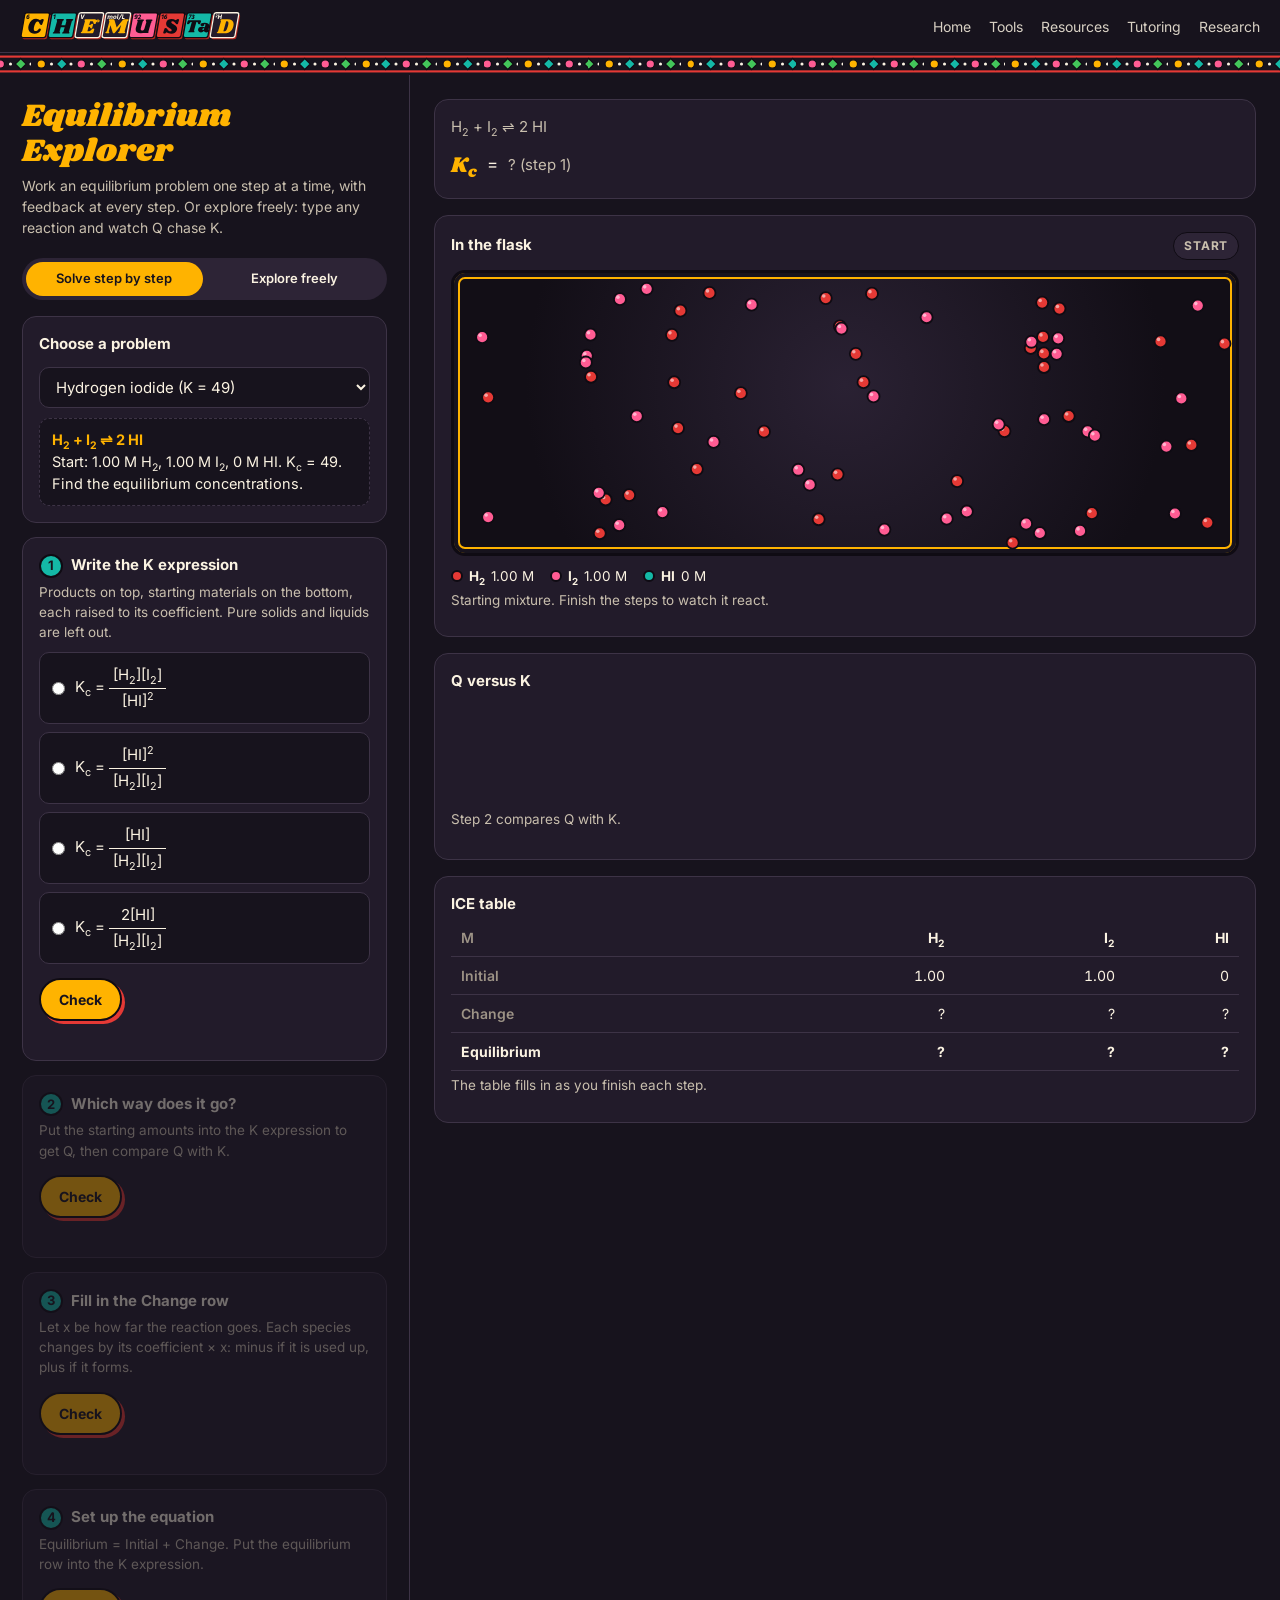
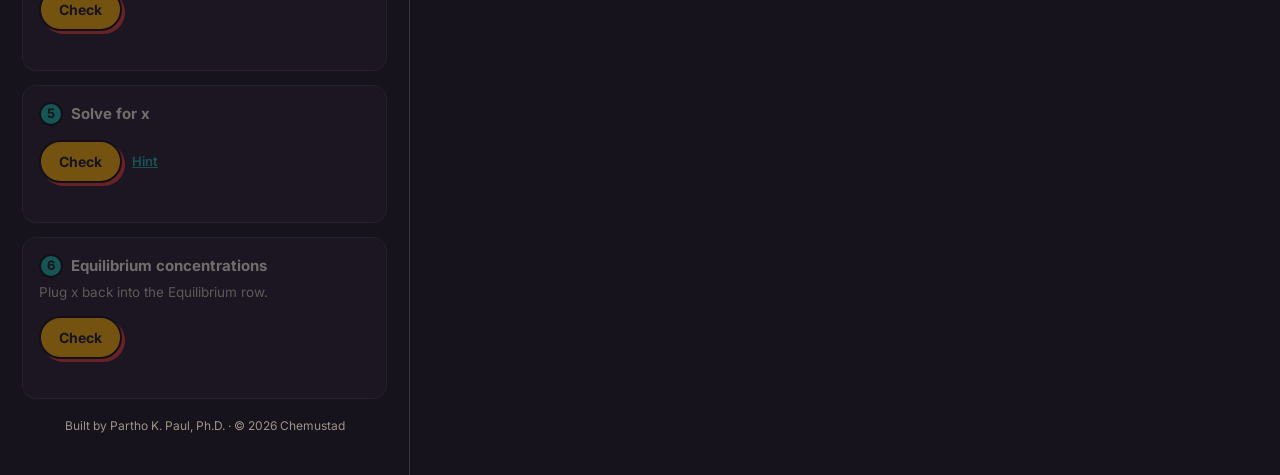
<file: equilibrium.html>
<!doctype html>
<html lang="en">
<head>
  <meta charset="utf-8">
  <meta name="viewport" content="width=device-width, initial-scale=1">
  <title>Equilibrium Explorer · ICE Tables, Q vs K, Le Chatelier | Partho K. Paul</title>
  <meta name="description" content="Type any reaction, give K and starting amounts, and see how much starting material and product are left at equilibrium. Then add, remove, compress, or change K and watch Q chase K.">
  <link rel="canonical" href="https://chemustad.org/equilibrium.html">
  <link rel="icon" href="favicon-32.png" sizes="32x32" type="image/png">
  <link rel="preconnect" href="https://fonts.googleapis.com">
  <link rel="preconnect" href="https://fonts.gstatic.com" crossorigin>
  <link href="https://fonts.googleapis.com/css2?family=Inter:wght@400;500;600;700&display=swap" rel="stylesheet">
  <link rel="preload" href="fonts/shrikhand-latin.woff2" as="font" type="font/woff2" crossorigin>
  <style>
    @font-face { font-family: "Shrikhand"; src: url(fonts/shrikhand-latin.woff2) format("woff2"); font-display: swap; }
    :root {
      --night: #17131d; --night-2: #221b2a; --night-3: #2d2436; --line: #3d3346;
      --cream: #fbf3e2; --muted: #c9bfae; --dim: #9d9386; --ink: #0f0b13;
      --red: #e53935; --mari: #ffb300; --teal: #14b8a6; --pink: #ff5c93; --blue: #2f6fe0; --green: #43c55a;
      --display: "Shrikhand", Georgia, serif;
      --font: "Inter", -apple-system, BlinkMacSystemFont, "Helvetica Neue", Arial, sans-serif;
    }
    * { box-sizing: border-box; margin: 0; padding: 0; }
    body { background: var(--night); color: var(--cream); font-family: var(--font); font-size: 16px; line-height: 1.5; -webkit-font-smoothing: antialiased; }
    a { color: var(--mari); }
    :focus-visible { outline: 2px solid var(--mari); outline-offset: 3px; border-radius: 6px; }
    sub, sup { font-size: .72em; line-height: 0; }

    .topbar { display: flex; align-items: center; justify-content: space-between; gap: 16px; padding: 12px 20px; border-bottom: 1px solid var(--line); }
    .topbar .logo { display: flex; align-items: center; flex-shrink: 0; }
    .topbar .logo img { height: 28px; width: auto; display: block; }
    @media (max-width: 640px) { .topbar .logo img { height: 22px; } }
    .topbar nav { display: flex; gap: 18px; font-size: 14px; }
    .topbar nav a { color: var(--cream); text-decoration: none; opacity: .85; padding: 12px 0; margin: -12px 0; }
    .topbar nav a:hover { opacity: 1; text-decoration: underline; }
    .strip { height: 22px; background: url(border.svg) repeat-x center / auto 22px; }

    .app { display: grid; grid-template-columns: 410px minmax(0, 1fr); align-items: start; max-width: 1400px; margin: 0 auto; }
    .panel { padding: 24px 22px 40px; border-right: 1px solid var(--line); min-height: calc(100vh - 80px); }
    .view { padding: 24px 24px 48px; display: grid; grid-template-columns: minmax(0, 1fr); gap: 16px; min-width: 0; }
    .kexpr > span:first-child { overflow-wrap: anywhere; }

    h1 { font-family: var(--display); font-weight: 400; color: var(--mari); font-size: 32px; line-height: 1.1; }
    .lead { color: var(--muted); font-size: 14px; margin: 6px 0 20px; }

    .card { background: var(--night-2); border: 1px solid var(--line); border-radius: 14px; padding: 16px; margin-bottom: 14px; }
    .view .card { margin: 0; }
    .card h2 { font-size: 15px; font-weight: 700; display: flex; align-items: center; gap: 8px; margin-bottom: 4px; }
    .card h2 .num { display: inline-grid; place-items: center; width: 24px; height: 24px; border-radius: 50%; background: var(--teal); color: var(--night); font-size: 13px; border: 2px solid var(--ink); flex: none; }
    .card p { font-size: 13.5px; color: var(--muted); margin: 4px 0 10px; }
    .card.locked { opacity: .4; pointer-events: none; }
    .hint { font-size: 12.5px; color: var(--dim); margin-top: 6px; }

    label.lbl { display: block; font-size: 12px; font-weight: 600; letter-spacing: .04em; text-transform: uppercase; color: var(--dim); margin: 10px 0 5px; }
    select, input[type=text] { font: inherit; font-size: 15px; color: var(--cream); background: var(--night); border: 1.5px solid var(--line); border-radius: 10px; padding: 9px 12px; width: 100%; }
    select:focus, input:focus { border-color: var(--mari); outline: none; }
    input.bad { border-color: #ff8a80; }
    .eq-input { font-size: 16px; font-weight: 600; letter-spacing: .01em; }

    .seg { display: grid; grid-template-columns: 1fr 1fr; gap: 4px; padding: 4px; background: var(--night-3); border-radius: 999px; }
    .seg button { font: inherit; font-size: 13px; font-weight: 600; color: var(--cream); background: transparent; border: 0; border-radius: 999px; padding: 7px 8px; cursor: pointer; }
    .seg button[aria-pressed="true"] { background: var(--mari); color: var(--night); }

    .amounts { display: grid; gap: 8px; margin-top: 4px; }
    .amt { display: grid; grid-template-columns: 14px minmax(0, 1fr) 110px; gap: 10px; align-items: center; }
    .amt .dot { width: 14px; height: 14px; border-radius: 50%; border: 2px solid var(--ink); }
    .amt .nm { font-weight: 600; font-size: 15px; overflow-wrap: anywhere; }
    .amt .nm small { font-weight: 500; color: var(--dim); font-size: 12px; margin-left: 4px; }
    .amt input { text-align: right; padding: 7px 10px; }
    .amt .na { text-align: right; font-size: 12.5px; color: var(--dim); }
    .side-lbl { font-size: 11px; font-weight: 700; letter-spacing: .08em; text-transform: uppercase; color: var(--dim); margin-top: 6px; }

    .btn { font: inherit; font-weight: 700; font-size: 14px; color: var(--night); background: var(--mari); border: 2px solid var(--ink); border-radius: 999px; padding: 9px 18px; cursor: pointer; box-shadow: 3px 3px 0 var(--red); }
    .btn:active { transform: translate(1px, 1px); box-shadow: 2px 2px 0 var(--red); }
    .btn.alt { background: var(--teal); box-shadow: 3px 3px 0 var(--pink); }
    .btn.ghost { background: transparent; color: var(--cream); border-color: var(--line); box-shadow: none; }
    .btn[hidden] { display: none; }
    .actions { display: flex; gap: 10px; flex-wrap: wrap; margin-top: 14px; align-items: center; }
    .msg { font-size: 13px; margin-top: 10px; min-height: 1em; }
    .msg.err { color: #ff8a80; } .msg.ok { color: var(--green); }

    /* ---- results ---- */
    .kexpr { display: flex; align-items: center; gap: 10px; flex-wrap: wrap; font-size: 17px; }
    .kexpr .kname { font-family: var(--display); color: var(--mari); font-size: 22px; }
    .frac { display: inline-grid; text-align: center; vertical-align: middle; }
    .frac > span { padding: 1px 6px; white-space: nowrap; }
    .frac > span + span { border-top: 1.5px solid var(--cream); }
    .kval { color: var(--muted); font-size: 15px; }

    .box-head { display: flex; justify-content: space-between; align-items: center; gap: 12px; flex-wrap: wrap; margin-bottom: 10px; }
    .tag { font-size: 12px; font-weight: 700; letter-spacing: .06em; text-transform: uppercase; padding: 4px 10px; border-radius: 999px; border: 1.5px solid var(--ink); background: var(--night-3); color: var(--muted); }
    .tag.eq { background: var(--green); color: var(--night); }
    .tag.fwd { background: var(--teal); color: var(--night); }
    .tag.rev { background: var(--pink); color: var(--night); }
    .flask { position: relative; border-radius: 14px; overflow: hidden; border: 3px solid var(--ink); box-shadow: inset 0 0 0 4px var(--night), inset 0 0 0 6px var(--mari); background: radial-gradient(circle at 50% 40%, #2a2133, #120e16 75%); }
    .flask canvas { display: block; width: 100%; height: 280px; }
    .legend { display: flex; gap: 8px 16px; flex-wrap: wrap; margin-top: 10px; font-size: 13.5px; }
    .legend span { display: inline-flex; align-items: center; gap: 6px; }
    .legend i { width: 12px; height: 12px; border-radius: 50%; border: 2px solid var(--ink); display: inline-block; }
    .legend b { font-weight: 700; }
    .legend em { font-style: normal; color: var(--dim); font-size: 12px; }
    .scale-note { font-size: 12px; color: var(--dim); margin-top: 6px; }

    .meter { position: relative; height: 18px; border-radius: 999px; border: 2px solid var(--ink); background: linear-gradient(90deg, var(--red), var(--mari) 50%, var(--teal)); margin: 26px 6px 8px; }
    .meter .pin { position: absolute; top: 50%; width: 26px; height: 26px; margin: -13px 0 0 -13px; border-radius: 50%; background: var(--cream); border: 3px solid var(--ink); box-shadow: 2px 2px 0 var(--ink); transition: left .9s cubic-bezier(.3,.7,.2,1); }
    .meter .pin::after { content: attr(data-pct); position: absolute; bottom: 28px; left: 50%; transform: translateX(-50%); font-size: 12px; font-weight: 700; color: var(--cream); white-space: nowrap; }
    .meter-ends { display: flex; justify-content: space-between; font-size: 12.5px; color: var(--muted); }
    .big-say { font-size: 18px; font-weight: 700; margin-top: 10px; }
    .big-say span { color: var(--mari); }

    .bars { display: grid; gap: 8px; margin-top: 14px; }
    .bar { display: grid; grid-template-columns: 110px minmax(0, 1fr) 96px; gap: 10px; align-items: center; font-size: 14px; }
    .bar .nm { font-weight: 600; overflow-wrap: anywhere; }
    .bar .trk { position: relative; height: 16px; background: var(--night); border-radius: 6px; border: 1px solid var(--line); overflow: hidden; }
    .bar .trk .was { position: absolute; inset: 0 auto 0 0; border-right: 2px dashed var(--muted); opacity: .6; transition: width .9s ease; }
    .bar .trk .now { position: absolute; inset: 0 auto 0 0; transition: width .9s ease; }
    .bar .v { text-align: right; font-variant-numeric: tabular-nums; }
    .bars-key { font-size: 12px; color: var(--dim); margin-top: 8px; }

    .qk { position: relative; height: 84px; margin: 26px 12px 6px; }
    .qk .axis { position: absolute; left: 0; right: 0; top: 30px; height: 3px; background: var(--line); border-radius: 2px; }
    .qk .tick { position: absolute; top: 26px; width: 1px; height: 11px; background: var(--dim); }
    .qk .tick span { position: absolute; top: 14px; left: 50%; transform: translateX(-50%); font-size: 11px; color: var(--dim); white-space: nowrap; }
    .qk .mk { position: absolute; top: 0; transform: translateX(-50%); display: grid; justify-items: center; transition: left .9s cubic-bezier(.3,.7,.2,1); }
    .qk .mk b { font-size: 12.5px; font-weight: 700; padding: 2px 8px; border-radius: 999px; border: 1.5px solid var(--ink); white-space: nowrap; }
    .qk .mk i { width: 3px; height: 14px; }
    .qk .mk.k b { background: var(--mari); color: var(--night); } .qk .mk.k i { background: var(--mari); }
    .qk .mk.q b { background: var(--cream); color: var(--night); } .qk .mk.q i { background: var(--cream); }
    .qk .mk.q { top: 33px; display: flex; flex-direction: column-reverse; align-items: center; }
    .qk .mk.q i { height: 28px; opacity: .8; }
    .verdict { font-size: 15px; margin-top: 8px; }
    .verdict strong { color: var(--mari); }

    .tbl-wrap { overflow-x: auto; }
    table.ice { border-collapse: collapse; width: 100%; font-size: 14px; font-variant-numeric: tabular-nums; }
    table.ice th, table.ice td { padding: 8px 10px; text-align: right; border-bottom: 1px solid var(--line); white-space: nowrap; }
    table.ice th:first-child, table.ice td:first-child { text-align: left; color: var(--dim); font-weight: 600; }
    table.ice thead th { color: var(--cream); font-weight: 700; }
    table.ice tr.e td { font-weight: 700; color: var(--cream); }
    .xline { font-size: 13px; color: var(--muted); margin-top: 8px; }

    .empty { color: var(--dim); font-size: 14px; }

    @media (max-width: 900px) {
      .app { grid-template-columns: minmax(0, 1fr); }
      .panel { border-right: 0; border-bottom: 1px solid var(--line); min-height: 0; padding-bottom: 12px; }
      .view { padding: 18px 16px 40px; }
      .topbar nav a.hide-sm { display: none; }
      .bar { grid-template-columns: 84px minmax(0, 1fr) 80px; font-size: 13px; }
      .flask canvas { height: 230px; }
    }
    label.sr { position: absolute; width: 1px; height: 1px; overflow: hidden; clip: rect(0 0 0 0); }
    /* ---- guided mode ---- */
    .modes { margin-bottom: 16px; }
    .gstmt { font-size: 14.5px; color: var(--cream); background: var(--night); border: 1px dashed var(--line); border-radius: 10px; padding: 10px 12px; margin-top: 10px; line-height: 1.5; }
    .gstmt b { color: var(--mari); }
    .opt { display: flex; gap: 10px; align-items: center; padding: 10px 12px; border: 1.5px solid var(--line); border-radius: 10px; margin-top: 8px; cursor: pointer; background: var(--night); font-size: 15px; }
    .opt:hover { border-color: var(--dim); }
    .opt:has(input:checked) { border-color: var(--mari); }
    .opt input { accent-color: var(--mari); flex: none; }
    .opt .frac > span { padding: 1px 4px; }
    .grow { display: grid; grid-template-columns: minmax(0, 1fr) 120px; gap: 8px 10px; align-items: center; margin-top: 8px; }
    .grow .nm { font-weight: 600; overflow-wrap: anywhere; }
    .grow select, .grow input { padding: 7px 10px; }
    .grow input { text-align: right; }
    .gwork { font-size: 15px; margin-top: 8px; padding: 10px 12px; background: var(--night); border-radius: 10px; border: 1px solid var(--line); overflow-x: auto; }
    .hintbox { font-size: 13.5px; color: var(--muted); margin-top: 8px; padding: 10px 12px; border-left: 3px solid var(--teal); background: rgba(20,184,166,.08); border-radius: 0 10px 10px 0; }
    .hintbox[hidden] { display: none; }
    .card.done h2 .num { background: var(--green); }
    .link-btn { font: inherit; font-size: 13px; font-weight: 600; background: none; border: 0; color: var(--teal); cursor: pointer; padding: 0; text-decoration: underline; }
    .credit { margin-top: 18px; font-size: 12px; color: var(--dim); text-align: center; }
    .credit a { color: var(--dim); text-decoration: none; }
    .credit a:hover { color: var(--mari); text-decoration: underline; }
    @media (max-width: 900px) { .credit a { display: inline-block; padding: 12px 0; } }
  </style>
</head>
<body>
  <header class="topbar">
    <a class="logo" href="./"><img src="chemustad-logo.svg" alt="Chemustad" width="223" height="28"></a>
    <nav aria-label="Main">
      <a href="./">Home</a>
      <a class="hide-sm" href="./#tools">Tools</a>
      <a href="resources.html">Resources</a>
      <a class="hide-sm" href="tutoring.html">Tutoring</a>
      <a class="hide-sm" href="research/">Research</a>
    </nav>
  </header>
  <div class="strip" aria-hidden="true"></div>

  <main class="app">
    <section class="panel" aria-label="Set up the reaction">
      <h1>Equilibrium Explorer</h1>
      <p class="lead">Work an equilibrium problem one step at a time, with feedback at every step. Or explore freely: type any reaction and watch Q chase K.</p>

      <div class="seg modes" role="group" aria-label="Mode">
        <button type="button" id="m-guided" aria-pressed="true">Solve step by step</button>
        <button type="button" id="m-explore" aria-pressed="false">Explore freely</button>
      </div>

      <div id="guided">
        <div class="card">
          <h2>Choose a problem</h2>
          <label class="sr" for="gprob">Problem</label>
          <select id="gprob" style="margin-top:8px"></select>
          <div class="gstmt" id="gstmt"></div>
        </div>

        <div class="card locked" id="g1">
          <h2><span class="num">1</span> Write the K expression</h2>
          <p>Products on top, starting materials on the bottom, each raised to its coefficient. Pure solids and liquids are left out.</p>
          <div id="gb1"></div>
          <div class="actions"><button type="button" class="btn" data-g="1">Check</button></div>
          <div class="msg" id="gm1" role="status"></div>
        </div>

        <div class="card locked" id="g2">
          <h2><span class="num">2</span> Which way does it go?</h2>
          <p>Put the starting amounts into the K expression to get Q, then compare Q with K.</p>
          <div id="gb2"></div>
          <div class="actions"><button type="button" class="btn" data-g="2">Check</button></div>
          <div class="msg" id="gm2" role="status"></div>
        </div>

        <div class="card locked" id="g3">
          <h2><span class="num">3</span> Fill in the Change row</h2>
          <p>Let x be how far the reaction goes. Each species changes by its coefficient × x: minus if it is used up, plus if it forms.</p>
          <div id="gb3"></div>
          <div class="actions"><button type="button" class="btn" data-g="3">Check</button></div>
          <div class="msg" id="gm3" role="status"></div>
        </div>

        <div class="card locked" id="g4">
          <h2><span class="num">4</span> Set up the equation</h2>
          <p>Equilibrium = Initial + Change. Put the equilibrium row into the K expression.</p>
          <div id="gb4"></div>
          <div class="actions"><button type="button" class="btn" data-g="4">Check</button></div>
          <div class="msg" id="gm4" role="status"></div>
        </div>

        <div class="card locked" id="g5">
          <h2><span class="num">5</span> Solve for x</h2>
          <div id="gb5"></div>
          <div class="actions"><button type="button" class="btn" data-g="5">Check</button><button type="button" class="link-btn" id="ghint">Hint</button><button type="button" class="link-btn" id="gshow" hidden>Show me the answer</button></div>
          <div class="hintbox" id="ghintbox" hidden></div>
          <div class="msg" id="gm5" role="status"></div>
        </div>

        <div class="card locked" id="g6">
          <h2><span class="num">6</span> Equilibrium concentrations</h2>
          <p>Plug x back into the Equilibrium row.</p>
          <div id="gb6"></div>
          <div class="actions"><button type="button" class="btn" data-g="6">Check</button></div>
          <div class="msg" id="gm6" role="status"></div>
        </div>
      </div>

      <div id="explore" hidden>

      <div class="card">
        <h2><span class="num">1</span> Reaction</h2>
        <label class="lbl" for="preset">Start from an example</label>
        <select id="preset"></select>
        <label class="lbl" for="eq">Or type your own</label>
        <input id="eq" class="eq-input" type="text" autocomplete="off" spellcheck="false" placeholder="N2(g) + 3H2(g) <=> 2NH3(g)">
        <p class="hint">Use + between species and = or &lt;=&gt; for the arrow. Mark solids (s) and pure liquids (l); they stay out of K. Charges go at the end: H3O+, CH3COO-.</p>
        <div class="msg" id="eq-msg" role="status"></div>
      </div>

      <div class="card locked" id="c2">
        <h2><span class="num">2</span> K and starting amounts</h2>
        <div class="seg" role="group" aria-label="Units">
          <button type="button" id="u-c" aria-pressed="true">Concentration (M)</button>
          <button type="button" id="u-p" aria-pressed="false">Pressure (atm)</button>
        </div>
        <label class="lbl" for="k" id="k-lbl">K<sub>c</sub></label>
        <input id="k" type="text" inputmode="decimal" autocomplete="off" placeholder="e.g. 0.5 or 1.8e-5 or 1.8x10^-5">
        <label class="lbl" id="amt-lbl">Starting concentrations (M)</label>
        <div class="amounts" id="amounts"></div>
        <div class="actions"><button type="button" class="btn" id="solve">Find equilibrium</button></div>
        <div class="msg" id="solve-msg" role="status"></div>
      </div>

      <div class="card locked" id="c3">
        <h2><span class="num">3</span> Disturb it</h2>
        <p>Change something after equilibrium is reached. Q is calculated right away and compared with K.</p>
        <label class="lbl" for="dtype">What changes?</label>
        <select id="dtype">
          <option value="add">Add or remove a species</option>
          <option value="vol">Change the volume</option>
          <option value="k">Change K (new temperature)</option>
        </select>
        <div id="d-add">
          <label class="lbl" for="dsp">Species</label>
          <select id="dsp"></select>
          <label class="lbl" for="damt" id="damt-lbl">Change in concentration (M)</label>
          <input id="damt" type="text" inputmode="decimal" autocomplete="off" placeholder="e.g. 0.5 to add, -0.2 to remove">
        </div>
        <div id="d-vol" hidden>
          <label class="lbl" for="dvol">New volume ÷ old volume</label>
          <input id="dvol" type="text" inputmode="decimal" autocomplete="off" value="0.5">
          <p class="hint">0.5 means the container is squeezed to half its volume, so every concentration doubles. 2 means it doubles in volume.</p>
        </div>
        <div id="d-k" hidden>
          <label class="lbl" for="dk">New K</label>
          <input id="dk" type="text" inputmode="decimal" autocomplete="off">
          <p class="hint">Only temperature changes K. Q stays the same at the instant K changes.</p>
        </div>
        <div class="actions">
          <button type="button" class="btn alt" id="apply">Apply change</button>
          <button type="button" class="btn ghost" id="reset">Start over</button>
        </div>
        <div class="msg" id="d-msg" role="status"></div>
      </div>
      </div>
      <footer class="credit"><a href="./">Built by Partho K. Paul, Ph.D. · © 2026 Chemustad</a></footer>
    </section>

    <section class="view" aria-label="Results" id="view">
      <div class="card">
        <div class="kexpr" id="kexpr"><span class="empty">Pick an example or type a reaction to see its K expression.</span></div>
      </div>

      <div class="card">
        <div class="box-head">
          <h2 style="margin:0">In the flask</h2>
          <span class="tag" id="state-tag">Waiting</span>
        </div>
        <div class="flask"><canvas id="flask" aria-label="Particle picture of the reaction mixture" role="img"></canvas></div>
        <div class="legend" id="legend"></div>
        <p class="scale-note" id="scale-note"></p>
      </div>

      <div class="card" id="pos-card">
        <h2>How far does it go?</h2>
        <div class="meter" id="meter" aria-hidden="true"><span class="pin" id="pin" style="left:0%" data-pct=""></span></div>
        <div class="meter-ends"><span>All starting material</span><span>All product</span></div>
        <p class="big-say" id="say" aria-live="polite"></p>
        <div class="bars" id="bars"></div>
        <p class="bars-key">Solid bar: now. Dashed line: before this step.</p>
      </div>

      <div class="card">
        <h2>Q versus K</h2>
        <div class="qk" id="qk" aria-hidden="true"></div>
        <p class="verdict" id="verdict" aria-live="polite"></p>
        <div class="actions"><button type="button" class="btn alt" id="go" hidden>Let it re-equilibrate ▶</button></div>
      </div>

      <div class="card">
        <h2>ICE table</h2>
        <div class="tbl-wrap"><table class="ice" id="ice"></table></div>
        <p class="xline" id="xline"></p>
      </div>
    </section>
  </main>

  <script>
  (function () {
    'use strict';
    const $ = id => document.getElementById(id);
    const REAC_COL = ['#e53935', '#ff5c93', '#ffb300', '#ff8a65'];
    const PROD_COL = ['#14b8a6', '#2f6fe0', '#43c55a', '#b388ff'];
    const PRESETS = [
      { name: 'Haber process: ammonia', eq: 'N2(g) + 3H2(g) <=> 2NH3(g)', K: '0.5', c0: [1, 3, 0] },
      { name: 'Hydrogen iodide', eq: 'H2(g) + I2(g) <=> 2HI(g)', K: '50', c0: [1, 1, 0] },
      { name: 'N2O4 ⇌ 2 NO2 (small K)', eq: 'N2O4(g) <=> 2NO2(g)', K: '4.6e-3', c0: [0.1, 0] },
      { name: 'Acetic acid in water (Ka)', eq: 'CH3COOH(aq) + H2O(l) <=> CH3COO-(aq) + H3O+(aq)', K: '1.8e-5', c0: [0.1, 0, 0, 0] },
      { name: 'Fischer esterification', eq: 'CH3COOH + CH3CH2OH <=> CH3COOCH2CH3 + H2O', K: '4', c0: [1, 1, 0, 0] }
    ];

    // ---------- formatting ----------
    const esc = s => s.replace(/[&<>"]/g, c => ({ '&': '&amp;', '<': '&lt;', '>': '&gt;', '"': '&quot;' }[c]));
    function spHTML(name) {
      let n = name.replace(/\^/g, ''), charge = '';
      const m = n.match(/(\d*[+-])$/);
      if (m && n.length > m[0].length) { charge = m[1]; n = n.slice(0, -m[0].length); }
      n = esc(n).replace(/([A-Za-z\)\]])(\d+)/g, '$1<sub>$2</sub>');
      return n + (charge ? '<sup>' + charge.replace('-', '−') + '</sup>' : '');
    }
    function num(v, digits) {
      if (v === Infinity) return '∞';
      if (v === 0) return '0';
      const a = Math.abs(v), d = digits || 3;
      if (a >= 1e-3 && a < 1e4) return String(Number(v.toPrecision(d))).replace('-', '−');
      let e = Math.floor(Math.log10(a)), m = v / Math.pow(10, e);
      if (Math.abs(m) >= 9.995) { m /= 10; e += 1; }
      return String(Number(m.toFixed(d - 1))).replace('-', '−') + ' × 10<sup>' + String(e).replace('-', '−') + '</sup>';
    }
    function parseNum(str) {
      if (str == null) return NaN;
      let s = String(str).trim().replace(/−/g, '-').replace(/\s+/g, '');
      if (!s) return NaN;
      s = s.replace(/^([+-]?[\d.]*)(?:[x×*·]?10\^?\(?([+-]?\d+)\)?)$/i, (all, m, e) => (m === '' || m === '+' || m === '-' ? m + '1' : m) + 'e' + e);
      if (!/^[+-]?(\d+\.?\d*|\.\d+)(e[+-]?\d+)?$/i.test(s)) return NaN;
      return Number(s);
    }

    // ---------- parsing ----------
    function splitTerms(side) {
      const out = []; let cur = '';
      for (let i = 0; i < side.length; i++) {
        const ch = side[i];
        if (ch === '+') {
          const prev = side[i - 1] || '', next = side[i + 1] || '';
          const nextNS = side.slice(i + 1).trimStart()[0] || '';
          const spacedBoth = /\s/.test(prev) && /\s/.test(next);
          const tight = /[A-Za-z0-9\)\]+-]/.test(prev) && /[A-Za-z0-9(\[]/.test(next) && !/^\((s|l|g|aq)\)/i.test(side.slice(i + 1));
          if (cur.trim() && (spacedBoth || tight) && nextNS && nextNS !== '+') { out.push(cur); cur = ''; continue; }
        }
        cur += ch;
      }
      out.push(cur);
      return out.map(t => t.trim()).filter(Boolean);
    }
    function parseEquation(str) {
      const s = str.replace(/[⇌⇄↔→⟶]/g, '=').replace(/<-+>|<=+>|=+>|-{1,2}>(?=\s|[A-Z0-9(])/g, '=');
      const sides = s.split(/\s*=+\s*/);
      if (sides.length !== 2 || !sides[0].trim() || !sides[1].trim()) throw new Error('Write one arrow between the two sides, for example A + B <=> C.');
      const species = [];
      sides.forEach((side, k) => {
        splitTerms(side).forEach(t => {
          const m = t.match(/^(\d+(?:\.\d+)?|\d+\/\d+)?\s*(.+?)\s*(?:\((s|l|g|aq)\))?$/i);
          if (!m) throw new Error('Could not read "' + t + '".');
          let coef = 1;
          if (m[1]) { coef = m[1].includes('/') ? m[1].split('/').reduce((a, b) => a / b) : Number(m[1]); }
          const name = m[2].trim(), phase = (m[3] || '').toLowerCase();
          if (/\s\+$|^\+/.test(t)) throw new Error('Something is missing next to a + sign.');
          if (!/[A-Za-z]/.test(name)) throw new Error('"' + t + '" is not a species.');
          if (!(coef > 0)) throw new Error('Coefficients must be positive.');
          species.push({ name, phase, coef, nu: k === 0 ? -coef : coef, side: k === 0 ? 'r' : 'p', inc: phase !== 's' && phase !== 'l' });
        });
      });
      const seen = {};
      species.forEach(sp => { if (seen[sp.name] && seen[sp.name] !== sp.side) throw new Error(sp.name + ' appears on both sides.'); seen[sp.name] = sp.side; });
      if (!species.some(sp => sp.inc)) throw new Error('Every species is a solid or liquid, so K has nothing in it.');
      let ri = 0, pi = 0;
      species.forEach(sp => { sp.color = sp.side === 'r' ? REAC_COL[ri++ % 4] : PROD_COL[pi++ % 4]; });
      return species;
    }

    // ---------- math ----------
    const inc = () => SP.filter(s => s.inc);
    function Q(c) { // c: array aligned with SP
      let lnq = 0, zeroNum = false, zeroDen = false;
      SP.forEach((s, i) => { if (!s.inc) return; if (c[i] <= 0) { if (s.nu > 0) zeroNum = true; else zeroDen = true; } else lnq += s.nu * Math.log(c[i]); });
      if (zeroNum && zeroDen) return NaN;
      if (zeroNum) return 0;
      if (zeroDen) return Infinity;
      return Math.exp(lnq);
    }
    // extent window: all included concentrations stay >= 0
    function window_(c0) {
      let lo = -Infinity, hi = Infinity;
      SP.forEach((s, i) => { if (!s.inc) return; const b = -c0[i] / s.nu; if (s.nu > 0) lo = Math.max(lo, b); else hi = Math.min(hi, b); });
      return [lo, hi];
    }
    function solve(c0, K) {
      const [lo, hi] = window_(c0), lnK = Math.log(K);
      if (!(hi > lo)) return null;
      // concentrations measured from an end of the window (keeps tiny amounts exact)
      const at = (E, sign, d) => SP.map((s, i) => {
        if (!s.inc) return c0[i];
        let base = c0[i] + s.nu * E; if (Math.abs(base) < 1e-12 * Math.max(c0[i], 1e-300) || base < 0) base = 0;
        return base + sign * s.nu * d;
      });
      const g = c => { let v = -lnK; SP.forEach((s, i) => { if (s.inc) v += s.nu * Math.log(c[i]); }); return v; };
      // coarse bisection in x
      let a = lo, b = hi;
      if (!isFinite(a)) { a = (isFinite(b) ? b : 0) - 1; while (g(SP.map((s, i) => c0[i] + s.nu * a)) > 0) a = a * 2 - 1; }
      if (!isFinite(b)) { b = (isFinite(lo) ? lo : 0) + 1; while (g(SP.map((s, i) => c0[i] + s.nu * b)) < 0) b = b * 2 + 1; }
      for (let k = 0; k < 200; k++) {
        const m = (a + b) / 2, v = g(SP.map((s, i) => c0[i] + s.nu * m));
        if (!isFinite(v) ? (v > 0) : v > 0) b = m; else a = m;
      }
      const xs = (a + b) / 2;
      // refine in log space from the nearer finite end
      const fromLo = isFinite(lo) && (!isFinite(hi) || xs - lo <= hi - xs);
      const E = fromLo ? lo : hi, sign = fromLo ? 1 : -1;
      const span = isFinite(hi) && isFinite(lo) ? (hi - lo) : Math.abs(xs - E) * 4 + 1;
      let la = Math.log(1e-300), lb = Math.log(span);
      for (let k = 0; k < 400; k++) {
        const lm = (la + lb) / 2, v = g(at(E, sign, Math.exp(lm)));
        const up = fromLo ? v > 0 : v < 0; // g rises with x
        if (up) lb = lm; else la = lm;
      }
      const d = Math.exp((la + lb) / 2), c = at(E, sign, d);
      const x = E + sign * d;
      return { c, x, lo, hi };
    }

    // ---------- state ----------
    let SP = [], units = 'c', K = NaN, cCur = null, cPrev = null, cDist = null, solved = false, dotScale = 1;

    // ---------- UI: reaction ----------
    $('preset').innerHTML = '<option value="">Choose an example…</option>' + PRESETS.map((p, i) => `<option value="${i}">${esc(p.name)}</option>`).join('');
    $('preset').addEventListener('change', () => {
      const p = PRESETS[+$('preset').value]; if (!p) return;
      $('eq').value = p.eq; readEq(); $('k').value = p.K;
      [...$('amounts').querySelectorAll('input')].forEach(inp => { inp.value = p.c0[+inp.dataset.i]; });
      solveNow();
    });
    let eqTimer;
    $('eq').addEventListener('input', () => { clearTimeout(eqTimer); eqTimer = setTimeout(readEq, 350); $('preset').value = ''; });
    function readEq() {
      const txt = $('eq').value.trim();
      const msg = $('eq-msg');
      if (!txt) { msg.textContent = ''; return; }
      try { SP = parseEquation(txt); }
      catch (e) { msg.textContent = e.message; msg.className = 'msg err'; $('eq').classList.add('bad'); lock(2, true); lock(3, true); return; }
      $('eq').classList.remove('bad'); msg.textContent = ''; msg.className = 'msg';
      lock(2, false); lock(3, true); solved = false; cCur = null;
      renderAmounts(); renderK(); renderEmpty();
    }
    function lock(n, on) { $('c' + n).classList.toggle('locked', on); }

    function renderAmounts() {
      const u = units === 'c' ? 'M' : 'atm';
      let html = '', lastSide = '';
      SP.forEach((s, i) => {
        if (s.side !== lastSide) { html += `<div class="side-lbl">${s.side === 'r' ? 'Starting materials' : 'Products'}</div>`; lastSide = s.side; }
        html += `<div class="amt"><i class="dot" style="background:${s.color}"></i><span class="nm">${spHTML(s.name)}${s.phase ? `<small>(${s.phase})</small>` : ''}</span>` +
          (s.inc ? `<input type="text" inputmode="decimal" data-i="${i}" aria-label="Starting ${u} of ${esc(s.name)}" value="${s.side === 'r' ? 1 : 0}">`
                 : `<span class="na">${s.phase === 's' ? 'solid' : 'liquid'}, not in K</span>`) + '</div>';
      });
      $('amounts').innerHTML = html;
      $('amounts').querySelectorAll('input').forEach(inp => inp.addEventListener('keydown', e => { if (e.key === 'Enter') solveNow(); }));
      $('dsp').innerHTML = SP.map((s, i) => s.inc ? `<option value="${i}">${esc(s.name)}</option>` : '').join('');
    }
    function renderK() {
      const br = s => units === 'c' ? `[${spHTML(s.name)}]` : `P<sub>${spHTML(s.name)}</sub>`;
      const pw = s => s.coef === 1 ? '' : `<sup>${s.coef}</sup>`;
      const top = inc().filter(s => s.side === 'p').map(s => br(s) + pw(s)).join('') || '1';
      const bot = inc().filter(s => s.side === 'r').map(s => br(s) + pw(s)).join('');
      const kn = units === 'c' ? 'K<sub>c</sub>' : 'K<sub>p</sub>';
      const eqHTML = SP.filter(s => s.side === 'r').map(s => (s.coef !== 1 ? s.coef + ' ' : '') + spHTML(s.name)).join(' + ') + ' ⇌ ' +
                     SP.filter(s => s.side === 'p').map(s => (s.coef !== 1 ? s.coef + ' ' : '') + spHTML(s.name)).join(' + ');
      $('kexpr').innerHTML = `<span style="flex-basis:100%;color:var(--muted);font-size:15px">${eqHTML}</span><span class="kname">${kn}</span> = ` +
        (bot ? `<span class="frac"><span>${top}</span><span>${bot}</span></span>` : `<span>${top}</span>`) +
        (isFinite(K) ? `<span class="kval">= ${num(K)}</span>` : '');
    }
    function setUnits(u) {
      units = u; $('u-c').setAttribute('aria-pressed', String(u === 'c')); $('u-p').setAttribute('aria-pressed', String(u === 'p'));
      $('k-lbl').innerHTML = u === 'c' ? 'K<sub>c</sub>' : 'K<sub>p</sub>';
      $('amt-lbl').textContent = u === 'c' ? 'Starting concentrations (M)' : 'Starting partial pressures (atm)';
      $('damt-lbl').textContent = u === 'c' ? 'Change in concentration (M)' : 'Change in partial pressure (atm)';
      $('amounts').querySelectorAll('input').forEach(inp => inp.setAttribute('aria-label', inp.getAttribute('aria-label').replace(/ (M|atm) /, u === 'c' ? ' M ' : ' atm ')));
      if (SP.length) renderK(); if (solved) showAll('eq', false);
    }
    $('u-c').addEventListener('click', () => setUnits('c')); $('u-p').addEventListener('click', () => setUnits('p'));

    // ---------- solve ----------
    $('solve').addEventListener('click', solveNow);
    $('k').addEventListener('keydown', e => { if (e.key === 'Enter') solveNow(); });
    function solveNow() {
      const msg = $('solve-msg'); msg.textContent = ''; msg.className = 'msg'; $('d-msg').textContent = '';
      const k = parseNum($('k').value);
      if (!(k > 0) || !isFinite(k)) { msg.textContent = 'Enter a positive K, for example 0.5 or 1.8e-5.'; msg.className = 'msg err'; $('k').classList.add('bad'); return; }
      $('k').classList.remove('bad');
      const c0 = SP.map(() => 0); let bad = false;
      $('amounts').querySelectorAll('input').forEach(inp => {
        const v = parseNum(inp.value); const ok = v >= 0 && isFinite(v);
        inp.classList.toggle('bad', !ok); if (!ok) bad = true; else c0[+inp.dataset.i] = v;
      });
      if (bad) { msg.textContent = 'Starting amounts must be zero or positive numbers.'; msg.className = 'msg err'; return; }
      K = k; renderK();
      const r = solve(c0, K);
      if (!r) { msg.textContent = 'Nothing can react: give every starting material a nonzero amount, or every product.'; msg.className = 'msg err'; return; }
      dotScale = 0; cPrev = c0; cDist = c0; cCur = r.c; solved = true; lastSolve = r;
      lock(3, false); $('dk').value = String(Number((K * 10).toPrecision(3)));
      showAll('first', true);
      if (window.matchMedia('(max-width: 900px)').matches) $('view').scrollIntoView({ behavior: 'smooth' });
    }
    let lastSolve = null;

    // ---------- disturb ----------
    $('dtype').addEventListener('change', () => { const t = $('dtype').value; $('d-add').hidden = t !== 'add'; $('d-vol').hidden = t !== 'vol'; $('d-k').hidden = t !== 'k'; });
    $('apply').addEventListener('click', () => {
      const msg = $('d-msg'); msg.textContent = ''; msg.className = 'msg';
      if (!solved) return;
      const t = $('dtype').value, c = cCur.slice(); let newK = K, what = '';
      if (t === 'add') {
        const i = +$('dsp').value, d = parseNum($('damt').value);
        if (!isFinite(d) || d === 0) { msg.textContent = 'Enter an amount, positive to add or negative to remove.'; msg.className = 'msg err'; return; }
        if (c[i] + d < 0) { msg.textContent = 'You can’t remove more than is there (' + num(c[i]).replace(/<\/?sup>/g, '') + ').'; msg.className = 'msg err'; return; }
        c[i] += d; what = (d > 0 ? 'Added ' : 'Removed ') + spHTML(SP[i].name);
      } else if (t === 'vol') {
        const f = parseNum($('dvol').value);
        if (!(f > 0) || f === 1) { msg.textContent = 'Enter a volume ratio such as 0.5 or 2.'; msg.className = 'msg err'; return; }
        SP.forEach((s, i) => { if (s.inc) c[i] = c[i] / f; });
        what = f < 1 ? 'Compressed to ' + num(f) + '× the volume' : 'Expanded to ' + num(f) + '× the volume';
      } else {
        const k2 = parseNum($('dk').value);
        if (!(k2 > 0) || !isFinite(k2)) { msg.textContent = 'Enter a positive new K.'; msg.className = 'msg err'; return; }
        newK = k2; what = 'K changed to ' + num(k2);
      }
      cPrev = cCur; cDist = c; K = newK; renderK();
      cCur = c; lastSolve = null;
      showAll('disturbed', true, what);
      msg.innerHTML = what + '. Now compare Q with K on the right.'; msg.className = 'msg ok';
    });
    $('go').addEventListener('click', () => {
      const r = solve(cDist, K);
      if (!r) { $('verdict').textContent = 'Nothing can react from here.'; return; }
      cPrev = cDist; cCur = r.c; lastSolve = r;
      showAll('eq', true);
    });
    $('reset').addEventListener('click', () => { if (SP.length) solveNow(); $('d-msg').textContent = ''; });

    // ---------- render all result panels ----------
    function showAll(phase, animate, what) {
      $('go').hidden = phase !== 'disturbed';
      const tag = $('state-tag');
      const from = phase === 'first' ? cDist : cPrev;
      // dots
      const tot = arr => SP.reduce((a, s, i) => a + (s.inc ? arr[i] : 0), 0);
      if (!dotScale || tot(cCur) * dotScale > 170 || tot(cCur) * dotScale < 12) dotScale = 70 / Math.max(tot(from), tot(cCur), 1e-300);
      const counts = arr => SP.map((s, i) => s.inc ? Math.round(arr[i] * dotScale) : 0);
      if (phase === 'first') { const tgt = counts(cCur), sp0 = SP; flask.set(counts(cDist), false); setTimeout(() => { if (SP === sp0) flask.set(tgt, true); }, 700); }
      else flask.set(counts(cCur), animate);
      const unit = units === 'c' ? 'M' : 'atm';
      $('scale-note').textContent = `1 dot ≈ ${num(1 / dotScale).replace(/<\/?sup>/g, '').replace(' × 10', 'e')} ${unit}. Solids and pure liquids are not drawn.`;
      $('legend').innerHTML = SP.filter(s => s.inc).map(s => { const i = SP.indexOf(s), v = cCur[i], trace = v > 0 && Math.round(v * dotScale) === 0;
        return `<span><i style="background:${s.color}"></i><b>${spHTML(s.name)}</b> ${num(v)} ${unit}${trace ? ' <em>(trace, too little to draw)</em>' : ''}</span>`; }).join('');

      // Q vs K
      const qStart = Q(phase === 'first' ? cDist : cCur);
      const qNow = phase === 'disturbed' ? Q(cCur) : K;
      drawQK(phase === 'first' ? qStart : qNow, phase);
      if (phase === 'first') {
        tag.className = 'tag eq'; tag.textContent = 'At equilibrium';
        $('verdict').innerHTML = verdictText(qStart, true) + ' At equilibrium Q = K = ' + num(K) + '.';
        { const sp0 = SP; setTimeout(() => { if (SP === sp0 && (mode === 'e' || G.done)) drawQK(K, 'eq'); }, 700); }
      } else if (phase === 'disturbed') {
        const dir = !(qNow > 0) ? 1 : !isFinite(qNow) ? -1 : Math.abs(Math.log(qNow / K)) < 1e-9 ? 0 : qNow < K ? 1 : -1;
        tag.className = 'tag ' + (dir > 0 ? 'fwd' : dir < 0 ? 'rev' : 'eq');
        tag.textContent = dir > 0 ? 'Q < K · shifts right' : dir < 0 ? 'Q > K · shifts left' : 'Still at equilibrium';
        $('verdict').innerHTML = (what ? what + '. ' : '') + verdictText(qNow, false);
        $('go').hidden = dir === 0;
      } else {
        tag.className = 'tag eq'; tag.textContent = 'At equilibrium';
        const moved = lastSolve ? lastSolve.x : 0;
        $('verdict').innerHTML = `Back at equilibrium: Q = K = ${num(K)}. The reaction ran ${moved > 0 ? '<strong>forward (right)</strong>, making more product' : moved < 0 ? '<strong>in reverse (left)</strong>, making more starting material' : 'nowhere'}.`;
      }

      // meter
      const w = window_(phase === 'disturbed' ? cCur : (phase === 'first' ? cDist : cPrev));
      const card = $('pos-card');
      const xNow = phase === 'disturbed' ? 0 : (lastSolve ? lastSolve.x : 0);
      if (isFinite(w[0]) && isFinite(w[1]) && w[1] > w[0]) {
        const frac = Math.min(1, Math.max(0, (xNow - w[0]) / (w[1] - w[0])));
        const pct = frac * 100, shown = pct > 99.5 && pct < 100 ? '>99.5' : pct < 0.5 && pct > 0 ? '<0.5' : Math.round(pct);
        const pin = $('pin');
        if (phase === 'first') { const f0 = (0 - w[0]) / (w[1] - w[0]); pin.style.left = (f0 * 100) + '%'; pin.dataset.pct = ''; setTimeout(() => { pin.style.left = pct + '%'; pin.dataset.pct = shown + '%'; }, 700); }
        else { pin.style.left = pct + '%'; pin.dataset.pct = shown + '%'; }
        $('meter').style.display = ''; card.querySelector('.meter-ends').style.display = '';
        $('say').innerHTML = phase === 'disturbed' ? 'Right after the change, before the reaction responds.' : describe(pct);
      } else {
        $('meter').style.display = 'none'; card.querySelector('.meter-ends').style.display = 'none';
        $('say').innerHTML = phase === 'disturbed' ? 'Right after the change, before the reaction responds.' : 'With a solid or liquid on one side, the gas or solution amount alone sets Q.';
      }
      // bars
      const vis = SP.map((s, i) => i).filter(i => SP[i].inc);
      const mx = Math.max(...vis.map(i => Math.max(from[i], cCur[i])), 1e-300);
      $('bars').innerHTML = vis.map(i => `<div class="bar"><span class="nm">${spHTML(SP[i].name)}</span><span class="trk"><span class="was" style="width:${from[i] / mx * 100}%"></span><span class="now" style="width:${(phase === 'first' ? from[i] : cCur[i]) / mx * 100}%;background:${SP[i].color}"></span></span><span class="v">${num(cCur[i])} ${unit}</span></div>`).join('');
      if (phase === 'first') { const cc = cCur; setTimeout(() => $('bars').querySelectorAll('.now').forEach((b, k) => { if (cc && cc[vis[k]] != null) b.style.width = cc[vis[k]] / mx * 100 + '%'; }), 700); }

      // ICE
      renderICE(phase);
    }
    function describe(pct) {
      const t = pct < 1 ? 'almost all <span>starting material</span>; barely any product forms'
        : pct < 35 ? 'mostly <span>starting material</span>, some product'
        : pct <= 65 ? 'a real <span>mix</span> of starting material and product'
        : pct <= 99 ? 'mostly <span>product</span>, some starting material left'
        : 'almost all <span>product</span>; the limiting reactant is nearly used up';
      return 'At equilibrium: ' + t + '.';
    }
    function verdictText(q, first) {
      const k = num(K), qs = q === 0 ? '0' : num(q);
      if (isNaN(q)) return 'Q is undefined here.';
      if (!(q > 0)) return `Q = 0 because there is no product yet. <strong>Q &lt; K</strong>, so the reaction ${first ? 'runs' : 'shifts'} <strong>right, toward products</strong>.`;
      if (!isFinite(q)) return `Q is infinite because a starting material is missing. <strong>Q &gt; K</strong>, so the reaction ${first ? 'runs' : 'shifts'} <strong>left, toward starting materials</strong>.`;
      if (Math.abs(Math.log(q / K)) < 1e-9) return `Q = ${qs} = K, so nothing shifts.`;
      return q < K ? `Q = ${qs} is smaller than K = ${k}. <strong>Q &lt; K</strong>: too little product, so the reaction ${first ? 'runs' : 'shifts'} <strong>right, toward products</strong>.`
                   : `Q = ${qs} is larger than K = ${k}. <strong>Q &gt; K</strong>: too much product, so the reaction ${first ? 'runs' : 'shifts'} <strong>left, toward starting materials</strong>.`;
    }
    function drawQK(q, phase) {
      const lk = Math.log10(K);
      const lq = q > 0 && isFinite(q) ? Math.log10(q) : null;
      let a = Math.floor(Math.min(lk, lq ?? lk)) - 1, b = Math.ceil(Math.max(lk, lq ?? lk)) + 1;
      if (b - a < 4) { const m = (a + b) / 2; a = Math.floor(m - 2); b = a + 4; }
      const pos = v => (v - a) / (b - a) * 100;
      const step = b - a <= 10 ? 1 : b - a <= 20 ? 2 : 5;
      let html = '<div class="axis"></div>';
      for (let e = Math.ceil(a / step) * step; e <= b; e += step) html += `<span class="tick" style="left:${pos(e)}%"><span>10<sup>${String(e).replace('-', '−')}</sup></span></span>`;
      const qLeft = lq === null ? (q > 0 ? 100 : 0) : pos(lq);
      const qLbl = q === 0 ? 'Q = 0' : !isFinite(q) ? 'Q = ∞' : phase === 'eq' ? 'Q = K' : 'Q';
      html += `<span class="mk k" style="left:${pos(lk)}%"><b>K</b><i></i></span>`;
      html += `<span class="mk q" id="qmk" style="left:${qLeft}%"><b>${qLbl}</b><i></i></span>`;
      const box = $('qk');
      const old = box.querySelector('#qmk');
      const oldLeft = old ? old.style.left : null;
      box.innerHTML = html;
      if (oldLeft && oldLeft !== qLeft + '%') { const n = box.querySelector('#qmk'); n.style.transition = 'none'; n.style.left = oldLeft; n.offsetWidth; n.style.transition = ''; n.style.left = qLeft + '%'; }
    }
    function renderICE(phase) {
      const vis = SP.map((s, i) => i).filter(i => SP[i].inc);
      const unit = units === 'c' ? 'M' : 'atm';
      const I = phase === 'eq' ? cPrev : cDist;
      const done = phase !== 'disturbed';
      const x = done && lastSolve ? lastSolve.x : 0;
      const coefX = s => (s.nu < 0 ? '−' : '+') + (Math.abs(s.nu) === 1 ? '' : Math.abs(s.nu)) + 'x';
      let h = `<thead><tr><th scope="col">${unit}</th>${vis.map(i => `<th scope="col">${spHTML(SP[i].name)}</th>`).join('')}</tr></thead><tbody>`;
      h += `<tr><td>Initial</td>${vis.map(i => `<td>${num(I[i])}</td>`).join('')}</tr>`;
      if (done) {
        h += `<tr><td>Change</td>${vis.map(i => `<td>${coefX(SP[i])} = ${(SP[i].nu * x >= 0 ? '+' : '') + num(SP[i].nu * x)}</td>`).join('')}</tr>`;
        h += `<tr class="e"><td>Equilibrium</td>${vis.map(i => `<td>${num(cCur[i])}</td>`).join('')}</tr>`;
      } else {
        h += `<tr><td>Change</td>${vis.map(i => `<td>${coefX(SP[i])}</td>`).join('')}</tr>`;
        h += `<tr class="e"><td>Equilibrium</td>${vis.map(i => `<td>?</td>`).join('')}</tr>`;
      }
      $('ice').innerHTML = h + '</tbody>';
      $('xline').innerHTML = done ? `x = ${num(x)} ${unit}${x < 0 ? ' (negative x: the reaction ran in reverse)' : ''}. Check: Q at equilibrium = ${num(Q(cCur))}.`
                                  : 'Initial row = amounts right after the change. Press “Let it re-equilibrate” to solve for x.';
      if (phase === 'disturbed') $('ice').querySelector('tbody tr td').textContent = 'After change';
    }
    function renderEmpty() {
      $('legend').innerHTML = ''; $('scale-note').textContent = ''; $('bars').innerHTML = ''; $('say').textContent = '';
      $('ice').innerHTML = ''; $('xline').textContent = ''; $('verdict').textContent = ''; $('qk').innerHTML = '';
      $('state-tag').className = 'tag'; $('state-tag').textContent = 'Waiting'; $('go').hidden = true; flask.set([], false);
    }

    // ---------- particle flask ----------
    const flask = (function () {
      const cv = $('flask'), ctx = cv.getContext('2d');
      const still = window.matchMedia('(prefers-reduced-motion: reduce)').matches;
      let W = 1, H = 1, dpr = 1, P = [], pending = [], last = performance.now();
      function resize() { dpr = Math.min(window.devicePixelRatio || 1, 2); W = cv.clientWidth || 1; H = cv.clientHeight || 1; cv.width = W * dpr; cv.height = H * dpr; P.forEach(p => { p.x = Math.min(p.x, W - 8); p.y = Math.min(p.y, H - 8); }); }
      new ResizeObserver(resize).observe(cv); resize();
      const R = 6;
      const mk = (s, x, y, a) => { const ang = Math.random() * 6.283, v = 22 + Math.random() * 30;
        return { s, x: x ?? R + Math.random() * (W - 2 * R), y: y ?? R + Math.random() * (H - 2 * R), vx: Math.cos(ang) * v, vy: Math.sin(ang) * v, a, st: a < 1 ? 'in' : 'live', t0: 0 }; };
      function set(counts, animate) {
        pending = [];
        const now = performance.now();
        P = P.filter(p => p.st !== 'out');
        const have = SP.map((_, i) => P.filter(p => p.s === i).length);
        const outs = [], adds = [];
        SP.forEach((_, i) => {
          const want = counts[i] || 0, d = want - (have[i] || 0);
          if (d < 0) { const mine = P.filter(p => p.s === i).sort(() => Math.random() - .5).slice(0, -d); outs.push(...mine); }
          for (let k = 0; k < d; k++) adds.push(i);
        });
        P = P.filter(p => p.s < SP.length);
        if (!animate || still) {
          P = P.filter(p => !outs.includes(p)); adds.forEach(s => P.push(mk(s, null, null, 1))); return;
        }
        outs.sort(() => Math.random() - .5).forEach(p => { p.st = 'out'; p.t0 = now + Math.random() * 1100; });
        adds.sort(() => Math.random() - .5).forEach((s, k) => { pending.push({ s, t0: now + 150 + Math.random() * 1100, from: outs.length ? outs[k % outs.length] : null }); });
      }
      function frame(t) {
        requestAnimationFrame(frame);
        const dt = Math.min(0.05, (t - last) / 1000); last = t;
        pending = pending.filter(q => { if (t < q.t0) return true; P.push(mk(q.s, q.from ? q.from.x : null, q.from ? q.from.y : null, 0)); return false; });
        ctx.setTransform(dpr, 0, 0, dpr, 0, 0); ctx.clearRect(0, 0, W, H);
        P = P.filter(p => {
          if (!still) { p.x += p.vx * dt; p.y += p.vy * dt;
            if (p.x < R) { p.x = R; p.vx = Math.abs(p.vx); } if (p.x > W - R) { p.x = W - R; p.vx = -Math.abs(p.vx); }
            if (p.y < R) { p.y = R; p.vy = Math.abs(p.vy); } if (p.y > H - R) { p.y = H - R; p.vy = -Math.abs(p.vy); } }
          if (p.st === 'in') { p.a += dt / 0.35; if (p.a >= 1) { p.a = 1; p.st = 'live'; } }
          if (p.st === 'out' && t >= p.t0) { p.a -= dt / 0.35; if (p.a <= 0) return false; }
          const sp = SP[p.s]; if (!sp) return false;
          ctx.globalAlpha = Math.max(0, p.a);
          ctx.beginPath(); ctx.arc(p.x, p.y, R, 0, 6.2832); ctx.fillStyle = sp.color; ctx.fill();
          ctx.lineWidth = 1.8; ctx.strokeStyle = '#0f0b13'; ctx.stroke();
          ctx.beginPath(); ctx.arc(p.x - 2, p.y - 2, 1.8, 0, 6.2832); ctx.fillStyle = 'rgba(255,255,255,.55)'; ctx.fill();
          return true;
        });
        ctx.globalAlpha = 1;
      }
      requestAnimationFrame(frame);
      return { set };
    })();

    // ---------- guided mode: step-by-step ICE problem ----------
    const GPROBS = [
      { name: 'Hydrogen iodide (K = 49)', eq: 'H2(g) + I2(g) <=> 2HI(g)', K: '49', c0: [1, 1, 0] },
      { name: 'Fischer esterification (K = 4)', eq: 'CH3COOH + CH3CH2OH <=> CH3COOCH2CH3 + H2O', K: '4', c0: [1, 1, 0, 0] },
      { name: 'N2O4 ⇌ 2 NO2 (quadratic)', eq: 'N2O4(g) <=> 2NO2(g)', K: '0.36', c0: [1, 0] },
      { name: 'Acetic acid in water (Ka, small x)', eq: 'CH3COOH(aq) + H2O(l) <=> CH3COO-(aq) + H3O+(aq)', K: '1.8e-5', c0: [0.1, 0, 0, 0] },
      { name: 'Mixture with some product (calculate Q)', eq: 'H2(g) + I2(g) <=> 2HI(g)', K: '49', c0: [0.5, 0.5, 1] },
      { name: 'Starting from product only (runs in reverse)', eq: 'H2(g) + I2(g) <=> 2HI(g)', K: '49', c0: [0, 0, 2] }
    ];
    const G = { stage: 0, done: false, loaded: false, opts: {}, tries: 0 };
    let mode = 'g';
    if (location.search.includes('debug')) window.__G = G;
    const incIdx = () => SP.map((s, i) => i).filter(i => SP[i].inc);
    const br = i => `[${spHTML(SP[i].name)}]`;
    const frac = (top, bot) => bot ? `<span class="frac"><span>${top || '1'}</span><span>${bot}</span></span>` : (top || '1');
    const shuffle = a => { for (let i = a.length - 1; i > 0; i--) { const j = Math.floor(Math.random() * (i + 1)); [a[i], a[j]] = [a[j], a[i]]; } return a; };
    const plain = h => h.replace(/<[^>]+>/g, '');
    const f3 = v => v === 0 ? '0' : (Math.abs(v) >= 1e-3 && Math.abs(v) < 1e4 ? Number(v).toPrecision(3) : num(v));
    const say = (n, html, ok) => { const e = $('gm' + n); e.innerHTML = html; e.className = 'msg ' + (ok ? 'ok' : 'err'); };
    const gcard = (n, state) => { const c = $('g' + n); c.classList.toggle('locked', state === 'locked'); c.classList.toggle('done', state === 'done'); };

    $('gprob').innerHTML = GPROBS.map((p, i) => `<option value="${i}">${esc(p.name)}</option>`).join('') + '<option value="mine">My own reaction (from Explore)</option>';
    $('gprob').addEventListener('change', () => loadProblem($('gprob').value));

    function loadProblem(v) {
      let eqStr, kStr, c0;
      if (v === 'mine') {
        if (!SP.length) { $('gstmt').innerHTML = 'Set up a reaction in <b>Explore freely</b> first, then come back.'; return; }
        eqStr = $('eq').value; kStr = $('k').value;
        c0 = SP.map(() => 0); $('amounts').querySelectorAll('input').forEach(inp => { c0[+inp.dataset.i] = parseNum(inp.value) || 0; });
      } else {
        const p = GPROBS[+v]; eqStr = p.eq; kStr = p.K; c0 = p.c0.slice();
        $('eq').value = eqStr; readEq(); $('k').value = kStr;
        $('amounts').querySelectorAll('input').forEach(inp => { inp.value = c0[+inp.dataset.i]; });
      }
      setUnits('c');
      K = parseNum(kStr);
      const r = solve(c0, K);
      if (!(K > 0) || !r) { $('gstmt').textContent = 'This reaction cannot be set up as a problem. Check it in Explore.'; return; }
      Object.assign(G, { c0, r, stage: 0, done: false, loaded: true, opts: {}, tries: 0 });
      G.Q0 = Q(c0);
      G.dir = !(G.Q0 > 0) ? 1 : !isFinite(G.Q0) ? -1 : Math.abs(Math.log(G.Q0 / K)) < 1e-9 ? 0 : (G.Q0 < K ? 1 : -1);
      G.x = Math.abs(r.x);
      G.eqc = r.c;
      // statement
      const start = incIdx().map(i => `${f3(c0[i])} M ${spHTML(SP[i].name)}`).join(', ');
      const excl = SP.filter(s => !s.inc).map(s => spHTML(s.name) + ' (' + s.phase + ')');
      $('gstmt').innerHTML = `<b>${eqLine()}</b><br>Start: ${start}.${excl.length ? ' ' + excl.join(', ') + ' is a pure ' + (SP.find(s => !s.inc).phase === 's' ? 'solid' : 'liquid') + '.' : ''} K<sub>c</sub> = ${num(K)}.<br>Find the equilibrium concentrations.`;
      for (let n = 1; n <= 6; n++) { gcard(n, n === 1 ? 'open' : 'locked'); $('gm' + n).textContent = ''; $('gb' + n).innerHTML = ''; }
      $('ghintbox').hidden = true; $('gshow').hidden = true;
      buildStep1();
      gView();
    }
    function eqLine() {
      return SP.filter(s => s.side === 'r').map(s => (s.coef !== 1 ? s.coef + ' ' : '') + spHTML(s.name)).join(' + ') + ' ⇌ ' +
             SP.filter(s => s.side === 'p').map(s => (s.coef !== 1 ? s.coef + ' ' : '') + spHTML(s.name)).join(' + ');
    }

    // multiple choice helpers
    function mc(n, options) {
      const uniq = []; const seen = new Set();
      options.forEach(o => { const k = plain(o.html); if (!seen.has(k)) { seen.add(k); uniq.push(o); } });
      const opts = shuffle(uniq);
      G.opts[n] = opts;
      return opts.map((o, k) => `<label class="opt"><input type="radio" name="gq${n}" value="${k}"><span>${o.html}</span></label>`).join('');
    }
    function mcPick(n) { const el = document.querySelector(`input[name="gq${n}"]:checked`); return el ? G.opts[n][+el.value] : null; }

    // step 1: K expression
    function kExpr(o) {
      const list = side => SP.map((s, i) => i).filter(i => SP[i].side === side && (SP[i].inc || o.withExcluded));
      const term = i => { const c = SP[i].coef; if (o.mult) return (c !== 1 ? c : '') + br(i); return br(i) + (!o.noExp && c !== 1 ? `<sup>${c}</sup>` : ''); };
      const join = arr => arr.map(term).join(o.sum && arr.length > 1 ? ' + ' : '');
      let top = join(list('p')), bot = join(list('r'));
      if (o.invert) [top, bot] = [bot, top];
      return 'K<sub>c</sub> = ' + frac(top, bot);
    }
    function buildStep1() {
      const anyCoef = SP.some(s => s.inc && s.coef !== 1), anyExcl = SP.some(s => !s.inc);
      const o = [{ html: kExpr({}), ok: true }, { html: kExpr({ invert: true }), why: 'Upside down: products go on top, starting materials on the bottom.' }];
      if (anyCoef) { o.push({ html: kExpr({ noExp: true }), why: 'Coefficients become exponents.' }); o.push({ html: kExpr({ mult: true }), why: 'Coefficients are exponents, not multipliers.' }); }
      if (anyExcl) o.push({ html: kExpr({ withExcluded: true }), why: 'Pure solids and liquids are left out of K; their “concentration” does not change.' });
      if (SP.filter(s => s.inc && s.side === 'r').length > 1) o.push({ html: kExpr({ sum: true }), why: 'Concentrations multiply; they are never added in K.' });
      const pick = [o[0]].concat(shuffle(o.slice(1)).slice(0, 3));
      $('gb1').innerHTML = mc(1, pick);
    }

    // step 2: Q and direction
    function buildStep2() {
      const q = G.Q0; let html = '';
      if (!(q > 0)) html += `<div class="gwork">No product at the start, so the top of the K expression is 0 and <b>Q = 0</b>.</div>`;
      else if (!isFinite(q)) html += `<div class="gwork">A starting material is at 0, so the bottom of the K expression is 0 and <b>Q is infinite</b>.</div>`;
      else html += `<div class="grow"><label for="gq" class="nm">Starting Q =</label><input id="gq" type="text" inputmode="decimal" autocomplete="off" placeholder="e.g. 0.25"></div>`;
      html += mc(2, [
        { html: 'Q &lt; K: too little product. It shifts <b>right</b>, toward products.', d: 1 },
        { html: 'Q &gt; K: too much product. It shifts <b>left</b>, toward starting materials.', d: -1 },
        { html: 'Q = K: already at equilibrium. Nothing changes.', d: 0 }
      ]);
      $('gb2').innerHTML = html;
    }

    // step 3: change row
    function chgStr(v) { return v === 0 ? '0' : (v > 0 ? '+' : '−') + (Math.abs(v) === 1 ? '' : Math.abs(v)) + 'x'; }
    function buildStep3() {
      const maxc = Math.max(2, ...incIdx().map(i => SP[i].coef));
      const vals = []; for (let k = -maxc; k <= maxc; k++) if (k) vals.push(k);
      $('gb3').innerHTML = (G.dir < 0 ? '<p class="hint" style="margin-top:0">Here x is how far it runs to the <b>left</b>.</p>' : '') + incIdx().map(i =>
        `<div class="grow"><label class="nm" for="gc${i}">${spHTML(SP[i].name)}</label><select id="gc${i}"><option value="">Choose…</option>${vals.map(v => `<option value="${v}">${chgStr(v)}</option>`).join('')}</select></div>`).join('');
    }
    const chgOk = i => G.dir * (SP[i].side === 'p' ? 1 : -1) * SP[i].coef;

    // step 4: equation in x
    function eqTerm(i, o) {
      const nu = o.oneX ? 1 : SP[i].coef; let sg = G.dir * (SP[i].side === 'p' ? 1 : -1); if (o.flip) sg = -sg;
      const xs = (nu === 1 ? '' : nu) + 'x', c0 = G.c0[i];
      if (c0 === 0) return { t: (sg > 0 ? '' : '−') + xs, compound: false };
      return { t: `${f3(c0)} ${sg > 0 ? '+' : '−'} ${xs}`, compound: true };
    }
    function eqExpr(o) {
      const side = s => incIdx().filter(i => SP[i].side === s).map(i => {
        const e = eqTerm(i, o), c = SP[i].coef, exp = !o.noExp && c !== 1;
        const wrap = e.compound || exp;
        return (wrap ? `(${e.t})` : e.t) + (exp ? `<sup>${c}</sup>` : '');
      }).join('');
      let top = side('p'), bot = side('r'); if (o.invert) [top, bot] = [bot, top];
      return `${num(K)} = ` + frac(top, bot);
    }
    function buildStep4() {
      const anyCoef = incIdx().some(i => SP[i].coef !== 1);
      const o = [{ html: eqExpr({}), ok: true }, { html: eqExpr({ flip: true }), why: 'Check the signs: species that are used up get “−”, species that form get “+”.' }, { html: eqExpr({ invert: true }), why: 'Upside down: keep products on top, as in step 1.' }];
      if (anyCoef) { o.push({ html: eqExpr({ oneX: true }), why: 'Each change is coefficient × x, so 2 HI changes by 2x, not x.' }); o.push({ html: eqExpr({ noExp: true }), why: 'Keep the exponents from the K expression.' }); }
      const pick = [o[0]].concat(shuffle(o.slice(1)).slice(0, 3));
      $('gb4').innerHTML = mc(4, pick);
    }

    // step 5: solve for x
    function buildStep5() {
      $('gb5').innerHTML = `<div class="gwork">${eqExpr({})}</div><div class="grow"><label class="nm" for="gx">x =</label><input id="gx" type="text" inputmode="decimal" autocomplete="off" placeholder="e.g. 0.25"></div>`;
      G.tries = 0; $('gshow').hidden = true; $('ghintbox').hidden = true;
    }
    function hintText() {
      const idx = incIdx(), terms = { top: {}, bot: {} }; let degTop = 0, degBot = 0;
      idx.forEach(i => {
        const used = G.dir * (SP[i].side === 'p' ? 1 : -1) < 0;
        const key = eqTerm(i, {}).t, where = SP[i].side === 'p' ? 'top' : 'bot';
        terms[where][key] = (terms[where][key] || 0) + SP[i].coef;
        if (where === 'top') degTop += SP[i].coef; else degBot += SP[i].coef;
      });
      const square = [terms.top, terms.bot].every(t => Object.values(t).every(e => e % 2 === 0));
      const deg = Math.max(degTop, degBot);
      const usedUp = idx.filter(i => G.dir * (SP[i].side === 'p' ? 1 : -1) < 0);
      const small = usedUp.length && usedUp.every(i => G.c0[i] > 0) && (G.dir > 0 ? K < 1e-3 : K > 1e3);
      if (small) return 'K is tiny, so very little reacts: x is much smaller than the starting amounts. Replace each “starting amount − x” with just the starting amount, then solve the simpler equation. Afterwards check that x is under 5% of the starting amount.';
      if (square) return 'Both sides are perfect squares. Take the square root of both sides first; that leaves a simple linear equation in x.';
      if (deg <= 2) return 'Multiply out and rearrange into ax² + bx + c = 0, then use the quadratic formula. Keep the root that gives no negative concentrations.';
      return 'This one is higher than quadratic. Guess x, compute Q, and adjust: if Q is too small, raise x; if too big, lower it. Two or three rounds gets you close.';
    }
    $('ghint').addEventListener('click', () => { $('ghintbox').textContent = hintText(); $('ghintbox').hidden = false; });
    $('gshow').addEventListener('click', () => { $('gx').value = String(Number(G.x.toPrecision(3))); check(5); });

    // step 6: equilibrium concentrations
    function buildStep6() {
      $('gb6').innerHTML = incIdx().map(i => `<div class="grow"><label class="nm" for="ge${i}">[${spHTML(SP[i].name)}] = ${eqTerm(i, {}).t.replace(/^−/, '−')}</label><input id="ge${i}" type="text" inputmode="decimal" autocomplete="off" placeholder="M"></div>`).join('');
    }

    const near = (v, t, rel) => Math.abs(v - t) <= Math.max(rel * Math.abs(t), 1e-12);
    document.querySelectorAll('button[data-g]').forEach(b => b.addEventListener('click', () => check(+b.dataset.g)));
    document.getElementById('guided').addEventListener('keydown', e => { if (e.key === 'Enter' && e.target.matches('input[type=text]')) { const card = e.target.closest('.card'); const b = card && card.querySelector('button[data-g]'); if (b) b.click(); } });

    function advance(n) {
      gcard(n, 'done'); G.stage = n;
      const next = n + 1;
      if (next <= 6) {
        gcard(next, 'open');
        ({ 2: buildStep2, 3: buildStep3, 4: buildStep4, 5: buildStep5, 6: buildStep6 })[next]();
        const first = $('g' + next).querySelector('input, select'); if (first && !window.matchMedia('(max-width: 900px)').matches) first.focus({ preventScroll: false });
      }
      gView();
    }
    function check(n) {
      if (n === 1 || n === 4) {
        const p = mcPick(n); if (!p) return say(n, 'Pick one of the options.', false);
        if (p.ok) { say(n, n === 1 ? 'Correct.' : 'Correct. Now solve it for x.', true); advance(n); }
        else say(n, p.why, false);
        return;
      }
      if (n === 2) {
        if ($('gq')) {
          const q = parseNum($('gq').value);
          if (!isFinite(q)) return say(2, 'Enter your value of Q first.', false);
          if (!near(q, G.Q0, 0.03)) return say(2, `Not quite. Put the starting amounts into your K expression from step 1. (You entered ${num(q)}.)`, false);
        }
        const p = mcPick(2); if (!p) return say(2, 'Pick which way it shifts.', false);
        if (p.d !== G.dir) return say(2, `Compare Q = ${G.Q0 > 0 && isFinite(G.Q0) ? num(G.Q0) : (G.Q0 > 0 ? '∞' : '0')} with K = ${num(K)}. ${G.dir > 0 ? 'Q is smaller' : G.dir < 0 ? 'Q is larger' : 'They are equal'}.`, false);
        if (G.dir === 0) { say(2, 'Correct: Q = K, so the mixture is already at equilibrium.', true); gcard(2, 'done'); for (let k = 3; k <= 6; k++) gcard(k, 'locked'); return finish(); }
        say(2, `Correct: Q ${G.dir > 0 ? '&lt;' : '&gt;'} K, so it shifts ${G.dir > 0 ? 'right, making product' : 'left, making starting material'}.`, true);
        return advance(2);
      }
      if (n === 3) {
        const wrong = incIdx().filter(i => +$('gc' + i).value !== chgOk(i));
        if (!wrong.length) { say(3, 'Correct.', true); return advance(3); }
        const i = wrong[0], v = +$('gc' + i).value;
        if (!$('gc' + i).value) return say(3, 'Choose a change for every species.', false);
        if (Math.sign(v) !== Math.sign(chgOk(i))) return say(3, `Check the sign for ${spHTML(SP[i].name)}: it ${Math.sign(chgOk(i)) < 0 ? 'is used up, so it gets “−”' : 'forms, so it gets “+”'}.`, false);
        return say(3, `Check ${spHTML(SP[i].name)}: its coefficient is ${SP[i].coef}, so it changes by ${chgStr(chgOk(i))}.`, false);
      }
      if (n === 5) {
        const v = Math.abs(parseNum($('gx').value));
        if (!isFinite(v)) return say(5, 'Enter a number for x.', false);
        if (near(v, G.x, 0.03)) {
          const small = incIdx().filter(i => G.dir * (SP[i].side === 'p' ? 1 : -1) < 0 && G.c0[i] > 0);
          const pct = small.length ? Math.max(...small.map(i => SP[i].coef * G.x / G.c0[i])) * 100 : null;
          say(5, `Correct: x = ${num(G.x)} M.` + (pct !== null && pct < 5 ? ` That is ${pct < 0.1 ? 'under 0.1' : pct.toFixed(1)}% of the starting amount, so the small-x shortcut is fine here.` : ''), true);
          return advance(5);
        }
        G.tries++; if (G.tries >= 2) $('gshow').hidden = false;
        const bad = incIdx().some(i => { const c = G.c0[i] + chgOk(i) * v; return c < -1e-12; });
        return say(5, bad ? 'That x makes a concentration negative. x must be smaller.' : 'Not quite. Put your x into the equation: is the right side equal to K? Try the hint.', false);
      }
      if (n === 6) {
        const idx = incIdx(); const mx = Math.max(...idx.map(i => G.eqc[i]));
        const wrong = idx.filter(i => { const v = parseNum($('ge' + i).value); return !(isFinite(v) && (near(v, G.eqc[i], 0.03) || Math.abs(v - G.eqc[i]) <= 0.001 * mx)); });
        if (wrong.length) { const i = wrong[0]; return say(6, `Check ${spHTML(SP[i].name)}: ${eqTerm(i, {}).t} with x = ${num(G.x)}.`, false); }
        say(6, 'All correct. Watch the flask on the right reach equilibrium.', true);
        gcard(6, 'done'); G.stage = 6;
        return finish();
      }
    }
    function finish() {
      G.done = true; $('pos-card').hidden = false;
      solveNow();
      const m = $('gm' + (G.dir === 0 ? 2 : 6));
      m.innerHTML += ' <button type="button" class="link-btn" id="gtoexp">Now disturb it in Explore ›</button>';
      $('gtoexp').addEventListener('click', () => setMode('e'));
    }

    // right-hand panels while working the problem
    function gView() {
      if (mode !== 'g') return;
      if (G.done) return;
      $('pos-card').hidden = true;
      const idx = incIdx();
      // K expression card
      $('kexpr').innerHTML = `<span style="flex-basis:100%;color:var(--muted);font-size:15px">${eqLine()}</span>` + (G.stage >= 1 ? kExpr({}).replace('K<sub>c</sub>', '<span class="kname">K<sub>c</sub></span>') + `<span class="kval">= ${num(K)}</span>` : '<span class="kname">K<sub>c</sub></span> = <span class="kval">? (step 1)</span>');
      // flask at the start
      const tot = idx.reduce((a, i) => a + G.c0[i], 0);
      dotScale = 70 / Math.max(tot, 1e-300);
      flask.set(SP.map((s, i) => s.inc ? Math.round(G.c0[i] * dotScale) : 0), false);
      $('legend').innerHTML = idx.map(i => `<span><i style="background:${SP[i].color}"></i><b>${spHTML(SP[i].name)}</b> ${f3(G.c0[i])} M</span>`).join('');
      $('scale-note').textContent = 'Starting mixture. Finish the steps to watch it react.';
      $('state-tag').className = 'tag'; $('state-tag').textContent = 'Start';
      // Q vs K
      if (G.stage >= 2) { drawQK(G.Q0, 'first'); $('verdict').innerHTML = verdictText(G.Q0, true); }
      else { $('qk').innerHTML = ''; $('verdict').textContent = 'Step 2 compares Q with K.'; }
      $('go').hidden = true;
      // ICE table, filled in as the steps are done
      let h = `<thead><tr><th scope="col">M</th>${idx.map(i => `<th scope="col">${spHTML(SP[i].name)}</th>`).join('')}</tr></thead><tbody>`;
      h += `<tr><td>Initial</td>${idx.map(i => `<td>${f3(G.c0[i])}</td>`).join('')}</tr>`;
      h += `<tr><td>Change</td>${idx.map(i => `<td>${G.stage >= 3 ? chgStr(chgOk(i)) : '?'}</td>`).join('')}</tr>`;
      h += `<tr class="e"><td>Equilibrium</td>${idx.map(i => `<td>${G.stage >= 3 ? eqTerm(i, {}).t : '?'}</td>`).join('')}</tr>`;
      $('ice').innerHTML = h + '</tbody>';
      $('xline').innerHTML = G.stage >= 5 ? `x = ${num(G.x)} M` : 'The table fills in as you finish each step.';
    }

    function setMode(m) {
      mode = m;
      $('m-guided').setAttribute('aria-pressed', String(m === 'g')); $('m-explore').setAttribute('aria-pressed', String(m === 'e'));
      $('guided').hidden = m !== 'g'; $('explore').hidden = m !== 'e';
      if (m === 'e') { $('pos-card').hidden = false; if (SP.length) solveNow(); }
      else { if (!G.loaded) loadProblem($('gprob').value); else if (!G.done) gView(); else $('pos-card').hidden = false; }
    }
    $('m-guided').addEventListener('click', () => setMode('g'));
    $('m-explore').addEventListener('click', () => setMode('e'));

    // start: Haber example loaded in Explore, first guided problem shown
    $('preset').value = '0'; $('preset').dispatchEvent(new Event('change'));
    if (location.hash === '#explore') setMode('e'); else setMode('g');
  })();
  </script>
</body>
</html>
</file>
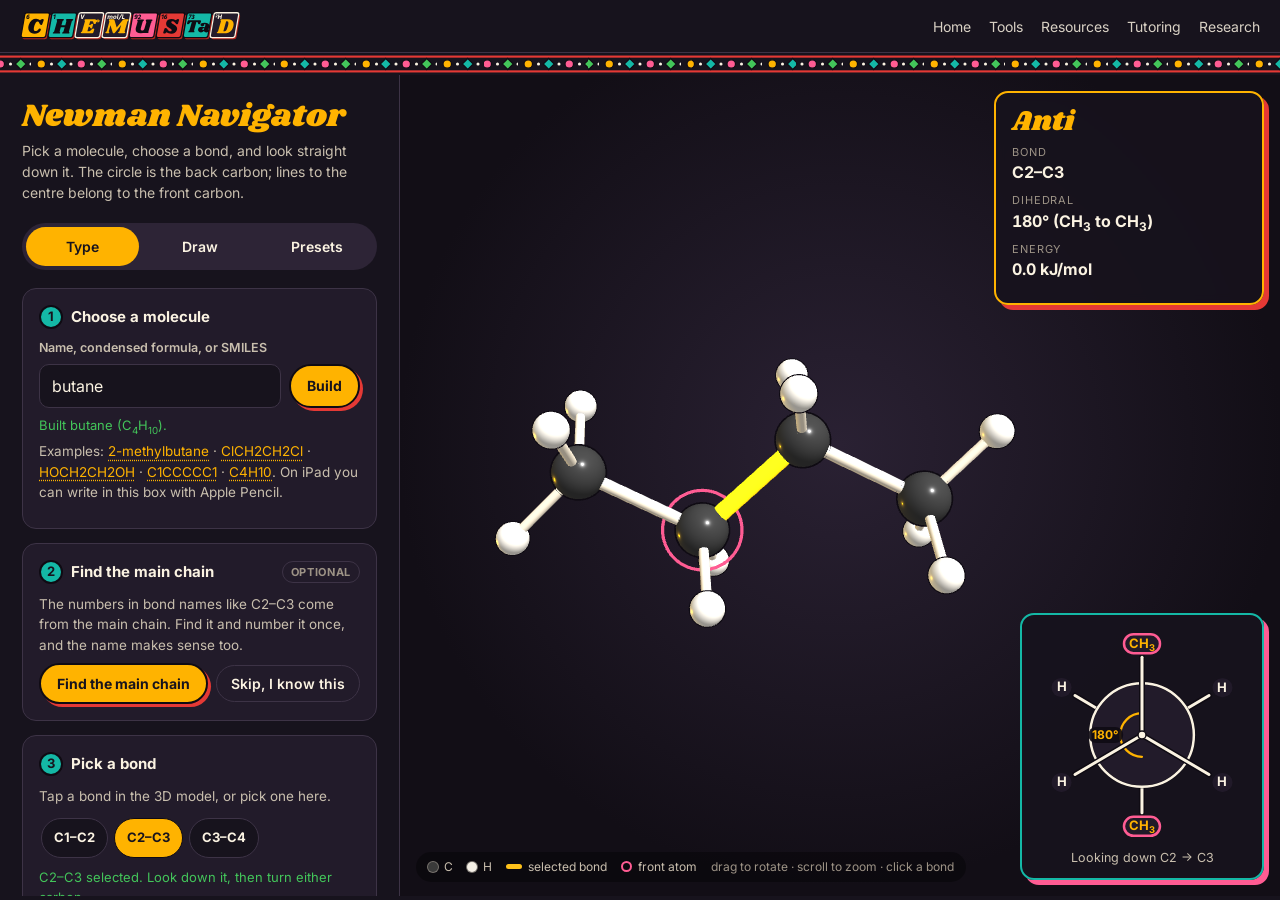
<file: newman.html>
<!doctype html>
<html lang="en">
<head>
  <meta charset="utf-8">
  <meta name="viewport" content="width=device-width, initial-scale=1">
  <title>Newman Navigator · Newman Projections &amp; Conformations in 3D | Partho K. Paul</title>
  <meta name="description" content="Type, pick, or draw a molecule, pick a bond, and sight down it. Rotate the back carbon and watch the Newman projection, dihedral angle, and torsional energy change.">
  <link rel="canonical" href="https://chemustad.org/newman.html">
  <link rel="icon" href="favicon-32.png" sizes="32x32" type="image/png">
  <link rel="preconnect" href="https://fonts.googleapis.com">
  <link rel="preconnect" href="https://fonts.gstatic.com" crossorigin>
  <link href="https://fonts.googleapis.com/css2?family=Inter:wght@400;500;600;700&display=swap" rel="stylesheet">
  <link rel="preload" href="fonts/shrikhand-latin.woff2" as="font" type="font/woff2" crossorigin>
  <style>
    @font-face { font-family: "Shrikhand"; src: url(fonts/shrikhand-latin.woff2) format("woff2"); font-display: swap; }
    :root {
      --night: #17131d; --night-2: #221b2a; --night-3: #2d2436; --line: #3d3346;
      --cream: #fbf3e2; --muted: #c9bfae; --dim: #9d9386;
      --red: #e53935; --mari: #ffb300; --teal: #14b8a6; --pink: #ff5c93; --blue: #2f6fe0; --green: #43c55a; --ink: #0f0b13;
      --display: "Shrikhand", Georgia, serif;
      --font: "Inter", -apple-system, BlinkMacSystemFont, "Helvetica Neue", Arial, sans-serif;
    }
    * { box-sizing: border-box; margin: 0; padding: 0; }
    html, body { height: 100%; }
    body { background: var(--night); color: var(--cream); font-family: var(--font); font-size: 16px; line-height: 1.5; -webkit-font-smoothing: antialiased; }
    a { color: var(--mari); }
    :focus-visible { outline: 2px solid var(--mari); outline-offset: 3px; border-radius: 6px; }

    .topbar { display: flex; align-items: center; justify-content: space-between; gap: 16px; padding: 12px 20px; border-bottom: 1px solid var(--line); }
    .topbar .logo { display: flex; align-items: center; flex-shrink: 0; }
    .topbar .logo img { height: 28px; width: auto; display: block; }
    @media (max-width: 640px) { .topbar .logo img { height: 22px; } }
    .topbar nav { display: flex; gap: 18px; font-size: 14px; }
    .topbar nav a { color: var(--cream); text-decoration: none; opacity: .85; padding: 12px 0; margin: -12px 0; }
    .topbar nav a:hover { opacity: 1; text-decoration: underline; }
    .strip { height: 22px; background: url(border.svg) repeat-x center / auto 22px; }

    .app { display: grid; grid-template-columns: 400px minmax(0, 1fr); height: calc(100vh - 57px - 22px); min-height: 560px; }
    .panel { overflow-y: auto; padding: 24px 22px 40px; border-right: 1px solid var(--line); background: var(--night); }
    .viewer { position: relative; background: radial-gradient(circle at 50% 45%, #2a2133, #120e16 70%); }
    #canvas { position: absolute; inset: 0; }
    #canvas canvas { display: block; width: 100%; height: 100%; touch-action: none; }

    h1 { font-family: var(--display); font-weight: 400; color: var(--mari); font-size: 32px; line-height: 1.1; }
    .lead { color: var(--muted); font-size: 14px; margin: 6px 0 20px; }

    .mode { display: grid; grid-template-columns: 1fr 1fr; gap: 4px; padding: 4px; background: var(--night-3); border-radius: 999px; margin-bottom: 18px; }
    .mode button { font: inherit; font-size: 14px; font-weight: 600; color: var(--cream); background: transparent; border: 0; border-radius: 999px; padding: 9px 10px; cursor: pointer; }
    .mode button[aria-pressed="true"] { background: var(--mari); color: var(--night); }

    .card { background: var(--night-2); border: 1px solid var(--line); border-radius: 14px; padding: 16px; margin-bottom: 14px; }
    .card h2 { font-size: 15px; font-weight: 700; display: flex; align-items: center; gap: 8px; }
    .card h2 .num { display: inline-grid; place-items: center; width: 24px; height: 24px; border-radius: 50%; background: var(--teal); color: var(--night); font-size: 13px; border: 2px solid #0f0b13; }
    .card p { font-size: 13.5px; color: var(--muted); margin: 6px 0 10px; }
    .card.locked { opacity: .4; pointer-events: none; }
    .card.done h2 .num { background: var(--green); }
    .row { display: flex; gap: 8px; }
    label.sr { position: absolute; width: 1px; height: 1px; overflow: hidden; clip: rect(0 0 0 0); }
    select, input[type=number] { font: inherit; color: var(--cream); background: var(--night); border: 1.5px solid var(--line); border-radius: 10px; padding: 9px 12px; }
    select { width: 100%; }
    input[type=number] { width: 90px; text-align: center; }
    select:focus, input:focus { border-color: var(--mari); outline: none; }
    .btn { font: inherit; font-weight: 700; font-size: 14px; color: var(--night); background: var(--mari); border: 2px solid #0f0b13; border-radius: 999px; padding: 8px 16px; cursor: pointer; box-shadow: 3px 3px 0 var(--red); }
    .btn:active { transform: translate(1px, 1px); box-shadow: 2px 2px 0 var(--red); }
    .msg { font-size: 13px; margin-top: 8px; min-height: 1em; }
    .msg.ok { color: var(--green); } .msg.err { color: #ff8a80; }
    .hint { font-size: 12.5px; color: var(--dim); margin-top: 6px; }


    /* result overlay */
    .result { position: absolute; top: 16px; right: 16px; max-width: 280px; background: rgba(23,19,29,.88); border: 2px solid var(--mari); box-shadow: 5px 5px 0 var(--red); border-radius: 14px; padding: 14px 16px; backdrop-filter: blur(6px); }
    .result[hidden] { display: none; }
    .result .k { font-size: 11px; letter-spacing: .08em; text-transform: uppercase; color: var(--dim); }
    .result .v { font-weight: 700; margin-bottom: 8px; }
    .result .axe-big { font-family: var(--display); color: var(--mari); font-size: 30px; line-height: 1.1; margin-bottom: 6px; }
    .result .axe-big sub { font-family: var(--font); font-weight: 700; font-size: 16px; }
    .legend { position: absolute; left: 16px; bottom: 14px; display: flex; gap: 14px; flex-wrap: wrap; font-size: 12px; color: var(--muted); background: rgba(0,0,0,.35); padding: 6px 12px; border-radius: 999px; pointer-events: none; }
    .legend i { display: inline-block; width: 10px; height: 10px; border-radius: 50%; margin-right: 6px; vertical-align: -1px; }
    .nogl { position: absolute; inset: 0; display: grid; place-items: center; text-align: center; padding: 24px; color: var(--muted); }

    @media (max-width: 860px) {
      .app { grid-template-columns: minmax(0, 1fr); height: auto; min-height: 0; }
      .viewer { order: -1; }
      .panel { border-right: 0; border-top: 1px solid var(--line); overflow: visible; }
      .viewer { height: auto; min-height: 0; display: flex; flex-direction: column; }
      #canvas { position: relative; inset: auto; height: 50vh; min-height: 320px; }
      .legend { position: static; margin: 0 12px 10px; align-self: flex-start; }
      .result { position: static; margin: 0 12px 14px; max-width: none; padding: 10px 14px; grid-template-columns: auto 1fr; gap: 0 16px; align-items: center; }
      .result:not([hidden]) { display: grid; }
      .result .axe-big { grid-row: span 3; margin: 0; }
      .result .k { display: none; }
      .result .v { margin: 0; font-size: 14px; }
      .topbar nav a.hide-sm { display: none; }
    }
    @media (prefers-reduced-motion: reduce) { * { scroll-behavior: auto !important; } }
  </style>
  <link rel="stylesheet" href="newman/newman.css?v=6">
  <script src="vendor/three.min.js" defer></script>
  <script src="vendor/OrbitControls.js" defer></script>
  <script src="newman/chem.js?v=4" defer></script>
  <script src="newman/geom.js?v=4" defer></script>
  <script src="newman/sketch.js?v=4" defer></script>
  <script src="newman/newman2d.js?v=3" defer></script>
  <script src="newman/chain2d.js?v=4" defer></script>
  <script src="newman/app.js?v=6" defer></script>
</head>
<body>
  <header class="topbar">
    <a class="logo" href="./"><img src="chemustad-logo.svg" alt="Chemustad" width="223" height="28"></a>
    <nav aria-label="Main">
      <a href="./">Home</a>
      <a class="hide-sm" href="./#tools">Tools</a>
      <a href="resources.html">Resources</a>
      <a class="hide-sm" href="tutoring.html">Tutoring</a>
      <a class="hide-sm" href="research/">Research</a>
    </nav>
  </header>
  <div class="strip" aria-hidden="true"></div>

  <main class="app">
    <section class="panel" aria-label="Newman steps">
      <h1>Newman Navigator</h1>
      <p class="lead">Pick a molecule, choose a bond, and look straight down it. The circle is the back carbon; lines to the centre belong to the front carbon.</p>

      <div class="mode mode-3" role="group" aria-label="Input">
        <button type="button" id="mode-type" aria-pressed="true">Type</button>
        <button type="button" id="mode-draw" aria-pressed="false">Draw</button>
        <button type="button" id="mode-presets" aria-pressed="false">Presets</button>
      </div>

      <div class="card" id="c-input">
        <h2><span class="num">1</span> Choose a molecule</h2>
        <div id="in-type">
          <label class="lbl" for="mol-input">Name, condensed formula, or SMILES</label>
          <div class="row">
            <input id="mol-input" type="text" autocomplete="off" autocapitalize="off" autocorrect="off" spellcheck="false" enterkeyhint="go" placeholder="butane, CH3CH2OH, CC(C)CC">
            <button type="button" class="btn" id="mol-go">Build</button>
          </div>
          <div class="msg" id="mol-msg" role="status"></div>
          <div class="choices" id="mol-choices" role="group" aria-label="Which molecule" hidden></div>
          <p class="hint">Examples: <button type="button" class="ex">2-methylbutane</button> · <button type="button" class="ex">ClCH2CH2Cl</button> · <button type="button" class="ex">HOCH2CH2OH</button> · <button type="button" class="ex">C1CCCCC1</button> · <button type="button" class="ex">C4H10</button>. On iPad you can write in this box with Apple Pencil.</p>
        </div>

        <div id="in-draw" hidden>
          <div class="sk-tools" role="toolbar" aria-label="Drawing tools">
            <button type="button" class="chip" id="sk-chain" aria-pressed="true">Tap to place</button>
            <button type="button" class="chip" id="sk-free" aria-pressed="false">Freehand</button>
            <button type="button" class="chip" id="sk-finish">Finish chain</button>
            <button type="button" class="chip" id="sk-undo" disabled>Undo</button>
            <button type="button" class="chip" id="sk-clear" disabled>Clear</button>
          </div>
          <div class="sk-tools sk-bonds" role="group" aria-label="Bond type">
            <span class="sk-label">Bond:</span>
            <button type="button" class="chip" data-bond="plain" aria-pressed="true"><svg width="22" height="10" viewBox="0 0 22 10" aria-hidden="true"><line x1="2" y1="5" x2="20" y2="5" stroke="currentColor" stroke-width="2.5" stroke-linecap="round"/></svg> Line</button>
            <button type="button" class="chip" data-bond="wedge" aria-pressed="false"><svg width="22" height="10" viewBox="0 0 22 10" aria-hidden="true"><polygon points="2,5 20,1 20,9" fill="currentColor"/></svg> Wedge</button>
            <button type="button" class="chip" data-bond="dash" aria-pressed="false"><svg width="22" height="10" viewBox="0 0 22 10" aria-hidden="true"><g stroke="currentColor" stroke-width="1.8"><line x1="5" y1="4" x2="5" y2="6"/><line x1="9" y1="3.2" x2="9" y2="6.8"/><line x1="13" y1="2.4" x2="13" y2="7.6"/><line x1="17" y1="1.5" x2="17" y2="8.5"/></g></svg> Dash</button>
          </div>
          <div class="sk-wrap">
            <canvas id="sketch" tabindex="0" aria-label="Drawing area for a skeletal structure. Use the Type tab for a keyboard alternative."></canvas>
            <div id="sk-picker" class="sk-picker" hidden></div>
          </div>
          <div class="msg" id="sk-msg" role="status"></div>
          <div class="row"><button type="button" class="btn" id="sk-build" disabled>Build 3D</button></div>
          <p class="hint">Draw zigzag lines; every corner and end is a carbon. Tap a corner to change the atom, tap a bond to make it double or triple. For wedges and dashes, pick Wedge or Dash and tap a bond (tap again to flip it, once more for a plain line), or draw the bond out from the stereocenter. The narrow end sits on the stereocenter.</p>
        </div>

        <div id="in-presets" hidden>
          <label class="lbl" for="preset">Preset</label>
          <select id="preset"></select>
        </div>
      </div>

      <div class="card locked" id="c-chain" inert aria-labelledby="chain-h">
        <h2 id="chain-h"><span class="num">2</span> Find the main chain <span class="opt">Optional</span></h2>
        <div id="chain-intro">
          <p>The numbers in bond names like C2–C3 come from the main chain. Find it and number it once, and the name makes sense too.</p>
          <div class="row wrap">
            <button type="button" class="btn" id="chain-start">Find the main chain</button>
            <button type="button" class="btn-ghost" id="chain-skip">Skip, I know this</button>
          </div>
        </div>
        <div class="chain-wrap" id="chain-wrap" hidden>
          <canvas id="chain-pad" role="img" tabindex="0" aria-describedby="chain-q" aria-label="Skeletal structure for tracing the main chain"></canvas>
          <div class="chain-count" id="chain-count" aria-hidden="true"></div>
        </div>
        <div id="chain-work" hidden>
          <p id="chain-q"></p>
          <div class="row wrap">
            <button type="button" class="btn" id="chain-check">Check chain</button>
            <button type="button" class="btn-ghost" id="chain-undo">Undo</button>
            <button type="button" class="btn-ghost" id="chain-reset">Start over</button>
            <button type="button" class="btn-ghost" id="chain-show">Show me</button>
          </div>
        </div>
        <div class="msg" id="chain-msg" role="status"></div>
        <div id="chain-done" hidden>
          <div class="name-big" id="chain-name"></div>
          <p class="hint" id="chain-alt"></p>
          <ul class="name-lines" id="chain-lines"></ul>
          <p class="hint" id="chain-map"></p>
          <div class="row wrap">
            <button type="button" class="chip" id="chain-tags" aria-pressed="true">Numbers on 3D</button>
            <button type="button" class="btn-ghost" id="chain-again">Try again</button>
          </div>
        </div>
        <div id="chain-skipped" hidden>
          <p class="hint">Skipped. The C numbers in the bond list follow the main chain.</p>
          <div class="row wrap">
            <button type="button" class="btn-ghost" id="chain-open">Find the main chain</button>
            <button type="button" class="chip" id="chain-tags2" aria-pressed="false">Numbers on 3D</button>
          </div>
        </div>
        <div id="chain-na" hidden><p class="hint" id="chain-na-text"></p></div>
      </div>

      <div class="card locked" id="c-bond" inert>
        <h2><span class="num">3</span> Pick a bond</h2>
        <p>Tap a bond in the 3D model, or pick one here.</p>
        <p class="hint lock-note" id="bond-lock-note" hidden></p>
        <div class="bond-list" id="bond-list" role="group" aria-label="Bonds"></div>
        <div class="msg" id="bond-msg" role="status"></div>
        <div class="row wrap">
          <button type="button" class="btn" id="look">Look down this bond</button>
          <button type="button" class="btn-ghost" id="side" title="Turn the molecule so this bond lies flat across the screen">Side view</button>
          <button type="button" class="btn-ghost" id="swap" title="Look from the other end">Swap ends</button>
          <button type="button" class="btn-ghost" id="reset-view">Reset view</button>
        </div>
      </div>

      <div class="card locked" id="c-rotate" inert>
        <h2><span class="num">4</span> <span id="rot-title">Rotate the back carbon</span></h2>
        <div id="rot-controls">
          <div class="turn-row" role="group" aria-label="Which carbon turns"><span class="lbl">Turn</span><button type="button" class="chip turn" data-turn="back" aria-pressed="true">Back carbon</button><button type="button" class="chip turn" data-turn="front" aria-pressed="false">Front carbon</button></div>
          <div class="dih-head"><label class="lbl" for="dihedral">Dihedral angle</label><output id="dih-val" for="dihedral">180°</output></div>
          <input id="dihedral" type="range" min="-180" max="180" step="1" value="180" aria-valuetext="180 degrees">
          <div class="snap-row" role="group" aria-label="Jump to an angle">
            <button type="button" class="chip snap" data-deg="-120" aria-pressed="false">−120°</button>
            <button type="button" class="chip snap" data-deg="-60" aria-pressed="false">−60°</button>
            <button type="button" class="chip snap" data-deg="0" aria-pressed="false">0°</button>
            <button type="button" class="chip snap" data-deg="60" aria-pressed="false">60°</button>
            <button type="button" class="chip snap" data-deg="120" aria-pressed="false">120°</button>
            <button type="button" class="chip snap" data-deg="180" aria-pressed="false">180°</button>
          </div>
        </div>
        <p class="hint" id="rot-hint">Drag the slider, or drag around the Newman circle.</p>
        <div class="row"><button type="button" class="btn" id="flip" hidden>Flip the chair</button></div>
      </div>

      <div class="card locked" id="c-energy" inert>
        <h2><span class="num">5</span> Torsional energy</h2>
        <canvas id="energy-plot" role="img" aria-label="Torsional energy plot"></canvas>
        <p class="hint" id="energy-note"></p>
      </div>

      <div class="card locked" id="c-prompts" inert>
        <h2><span class="num">6</span> Try it</h2>
        <p id="prompt-q"></p>
        <div class="row wrap">
          <label class="sr" for="prompt-in">Your answer</label>
          <input id="prompt-in" type="number" inputmode="decimal" step="any" hidden>
          <button type="button" class="btn" id="prompt-check">Check</button>
          <button type="button" class="btn-ghost" id="prompt-next">Next</button>
        </div>
        <div class="msg" id="prompt-msg" role="status"></div>
      </div>
      <footer class="credit"><a href="./">Built by Partho K. Paul, Ph.D. · © 2026 Chemustad</a></footer>
    </section>

    <section class="viewer" aria-label="3D model">
      <div id="canvas"></div>
      <div id="atom-tags" class="atom-tags" aria-hidden="true" hidden></div>
      <canvas id="newman-overlay" aria-hidden="true"></canvas>
      <div class="align-hint" id="align-hint" hidden>Newman view · circle = back carbon</div>
      <div class="rot-strip" id="rot-strip" hidden>
        <label for="dihedral-m">Turn</label>
        <input id="dihedral-m" type="range" min="-180" max="180" step="1" value="180" aria-label="Dihedral angle">
        <output id="dih-val-m" for="dihedral-m">180°</output>
      </div>
      <div class="result" id="result" hidden aria-live="polite">
        <div class="axe-big" id="r-conf"></div>
        <div class="k">Bond</div><div class="v" id="r-bond"></div>
        <div class="k">Dihedral</div><div class="v" id="r-dih"></div>
        <div class="k">Energy</div><div class="v" id="r-energy"></div>
      </div>
      <figure class="newman-card" id="newman-card" hidden>
        <canvas id="newman2d" role="img" aria-label="Newman projection"></canvas>
        <figcaption id="newman-cap"></figcaption>
      </figure>
      <div class="legend" id="legend" aria-hidden="true"></div>
    </section>
  </main>
</body>
</html>
</file>
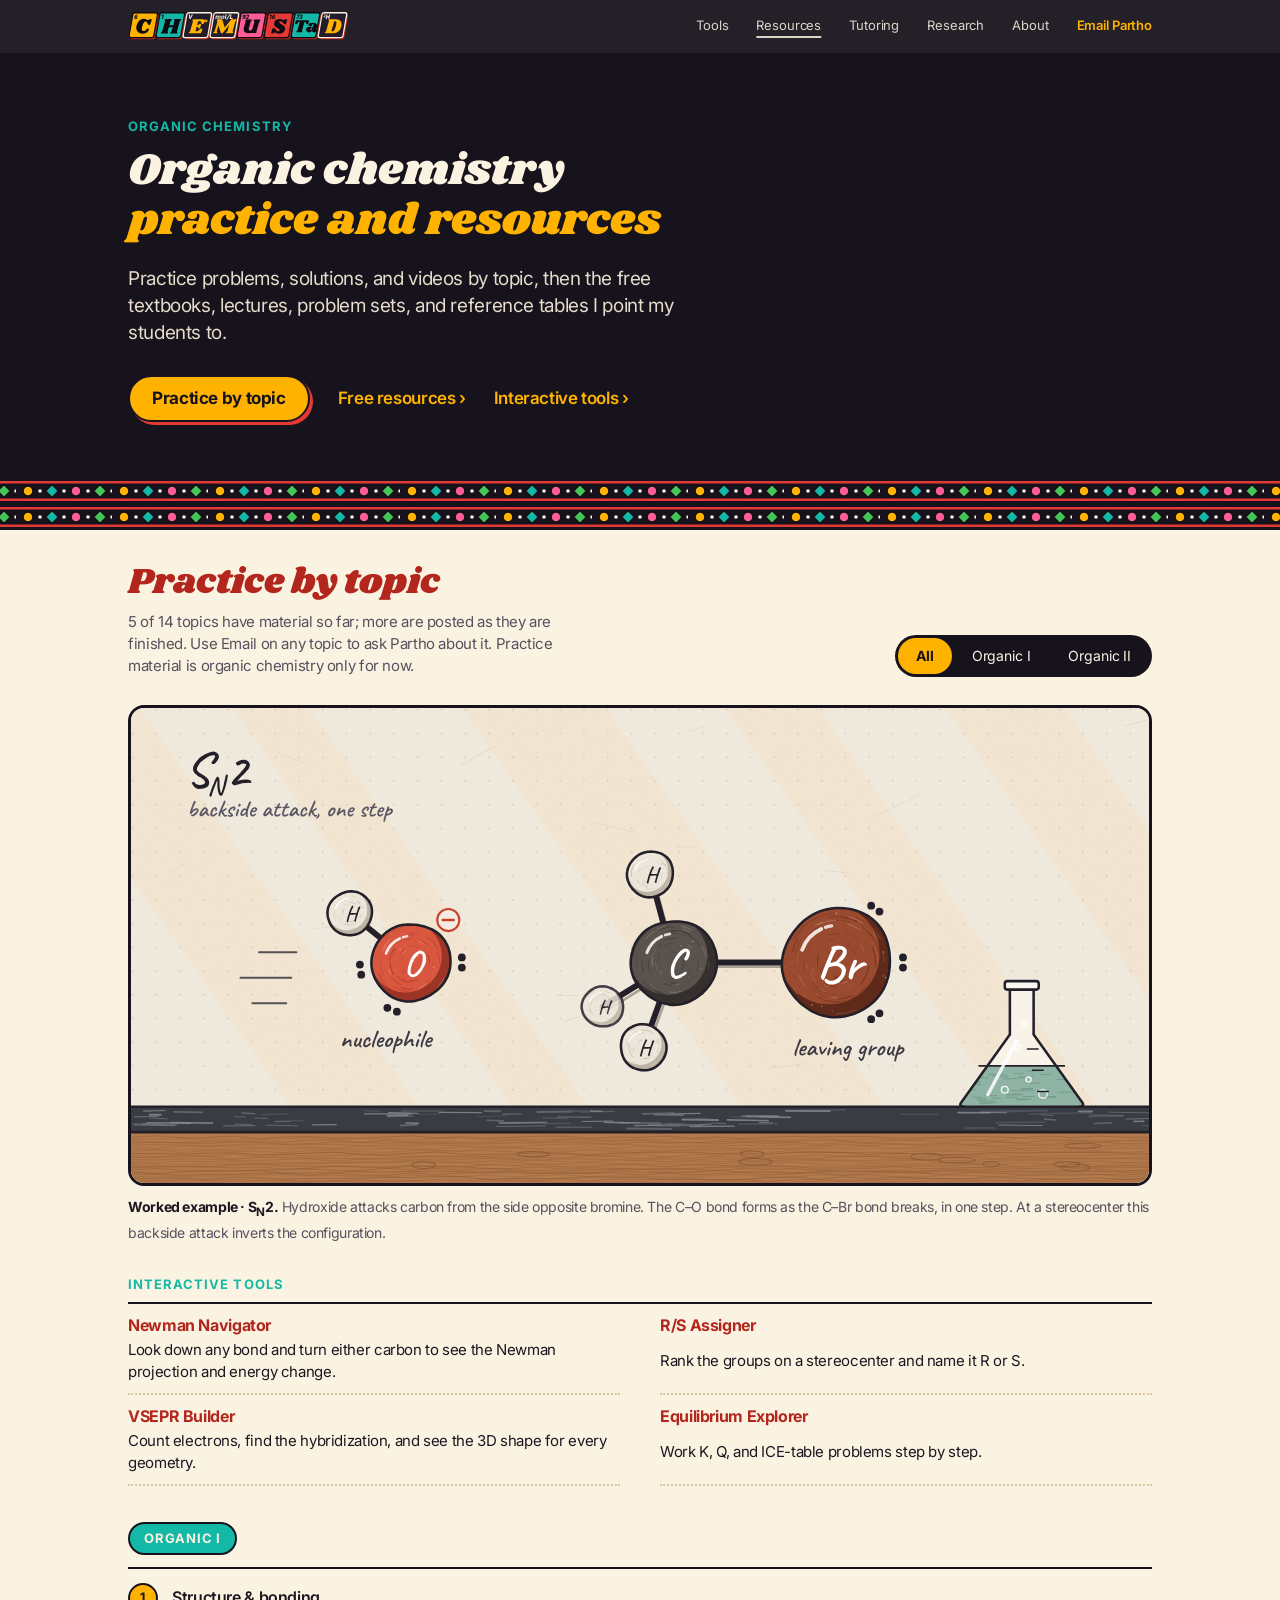
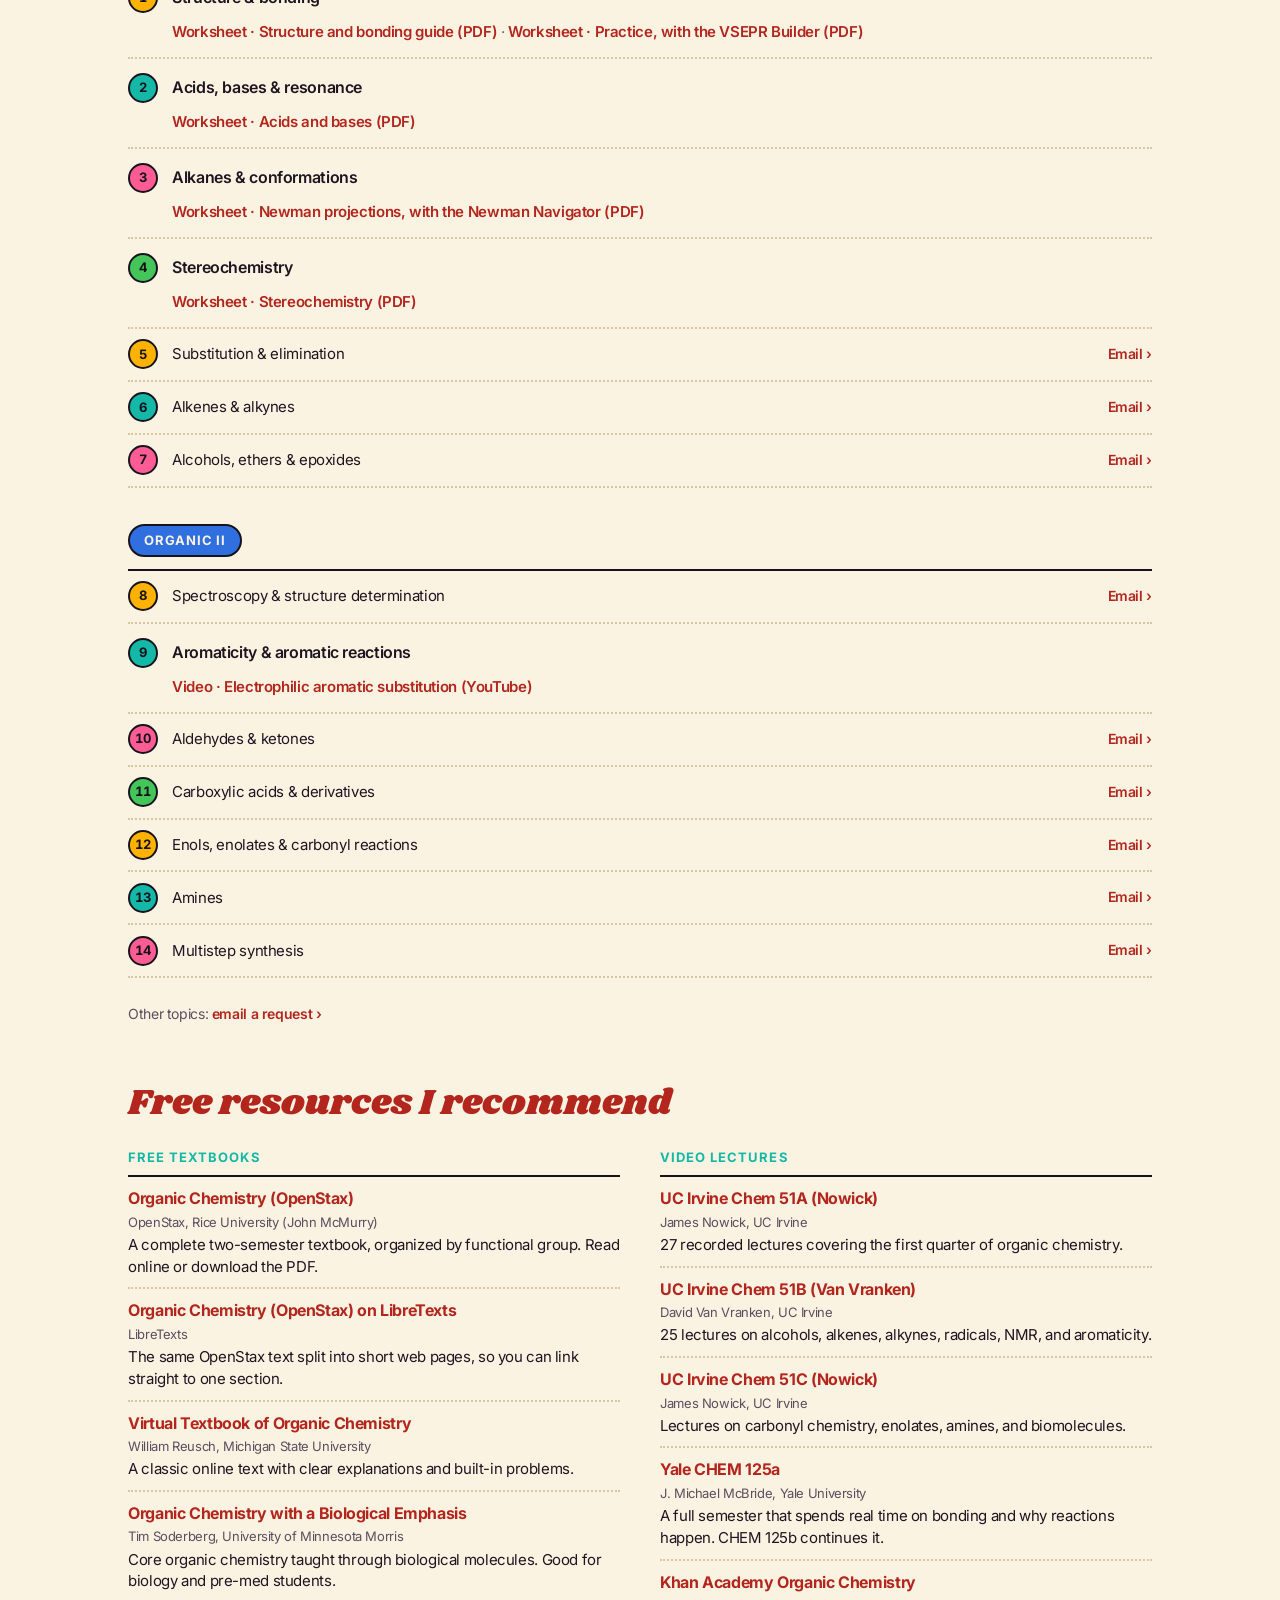
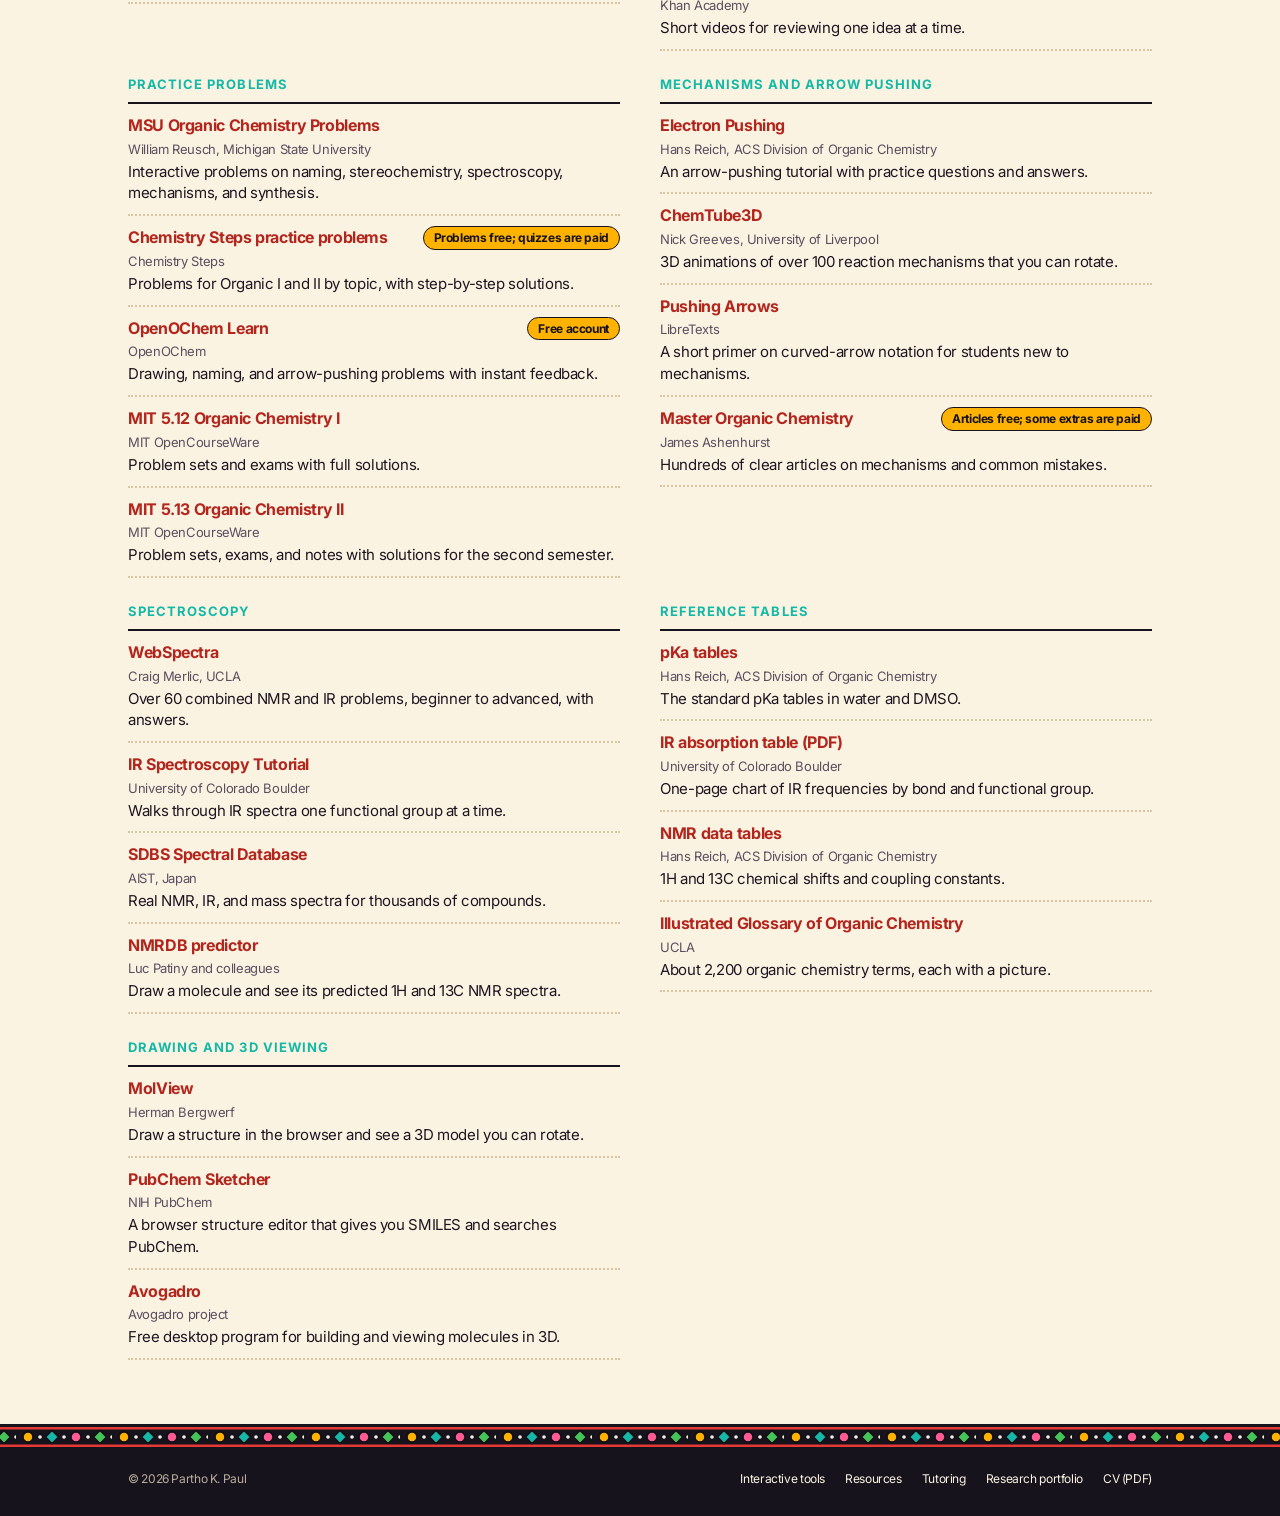
<file: resources.html>
<!doctype html>
<html lang="en">
<head>
  <meta charset="utf-8">
  <meta name="viewport" content="width=device-width, initial-scale=1">
  <title>Organic Chemistry Practice &amp; Free Resources | Partho K. Paul</title>
  <meta name="description" content="Organic chemistry practice problems, solutions, and videos by topic, plus a curated list of free textbooks, lecture videos, problem sets, spectroscopy practice, and reference tables.">
  <link rel="canonical" href="https://chemustad.org/resources.html">
  <meta name="theme-color" content="#ffffff">
  <meta property="og:type" content="website">
  <meta property="og:url" content="https://chemustad.org/resources.html">
  <meta property="og:title" content="Organic chemistry practice and free resources">
  <meta property="og:description" content="Practice by topic, plus the free textbooks, lectures, and problem sets I recommend.">
  <meta property="og:image" content="https://chemustad.org/og-tools.jpg">
  <meta property="og:image:width" content="1200">
  <meta property="og:image:height" content="630">
  <meta property="og:image:alt" content="Free chemistry learning tools: Newman Navigator, R/S Assigner, VSEPR Builder, Equilibrium Explorer">
  <meta name="twitter:card" content="summary_large_image">
  <link rel="icon" href="favicon-32.png" sizes="32x32" type="image/png">
  <link rel="apple-touch-icon" href="apple-touch-icon.png">
  <link rel="preconnect" href="https://fonts.googleapis.com">
  <link rel="preconnect" href="https://fonts.gstatic.com" crossorigin>
  <link href="https://fonts.googleapis.com/css2?family=Inter:wght@400;500;600;700&display=swap" rel="stylesheet">
  <link rel="stylesheet" href="style.css">
  <link rel="preload" href="fonts/shrikhand-latin.woff2" as="font" type="font/woff2" crossorigin>
  <link rel="stylesheet" href="teaching.css?v=7">
  <script type="application/ld+json">
  {"@context":"https://schema.org","@type":"CollectionPage","name":"Organic chemistry practice and free resources","url":"https://chemustad.org/resources.html","author":{"@type":"Person","name":"Partho K. Paul"}}
  </script>
  <script src="resources.js?v=7" defer></script>
  <script src="teaching.js" defer></script>
</head>
<body class="rickshaw">
  <a class="skip" href="#resources">Skip to content</a>

  <nav class="navbar">
    <div class="nav-container">
      <a href="./" class="nav-logo nav-logo-img"><img src="chemustad-logo.svg" alt="Chemustad" width="223" height="28"></a>
      <ul class="nav-links">
        <li class="nav-hide-sm"><a href="./#tools" class="nav-link">Tools</a></li>
        <li><a href="resources.html" class="nav-link" aria-current="page">Resources</a></li>
        <li><a href="tutoring.html" class="nav-link">Tutoring</a></li>
        <li class="nav-hide-sm"><a href="research/" class="nav-link">Research</a></li>
        <li><a href="./#about" class="nav-link">About</a></li>
        <li class="only-fine"><a href="mailto:pk@chemustad.org" class="nav-link nav-resume">Email Partho</a></li>
      </ul>
    </div>
  </nav>

  <header class="t-hero page-hero">
    <div class="container">
      <div class="t-hero-copy">
        <p class="eyebrow">Organic chemistry</p>
        <h1>Organic chemistry<br><span>practice and resources</span></h1>
        <p class="t-hero-text">Practice problems, solutions, and videos by topic, then the free textbooks, lectures, problem sets, and reference tables I point my students to.</p>
        <div class="t-actions">
          <a class="btn btn-primary" href="#resources">Practice by topic</a>
          <a class="link-arrow" href="#links">Free resources</a>
          <a class="link-arrow" href="./#tools">Interactive tools</a>
        </div>
      </div>
    </div>
  </header>
  <div class="border-strip" aria-hidden="true"></div>

  <main>
    <div class="container res-layout">
      <section id="resources" aria-labelledby="resources-heading">
        <div class="t-section-head">
          <div>
            <h2 id="resources-heading">Practice by topic</h2>
            <p class="t-section-sub" id="resources-sub">Topics follow the usual course order. Problems, solutions, and videos are posted as each is finished. Practice material is organic chemistry only for now.</p>
          </div>
          <div id="course-filters" class="segmented" role="group" aria-label="Filter topics by course" hidden>
            <button type="button" class="tab-item" data-course="all" aria-pressed="true">All</button>
            <button type="button" class="tab-item" data-course="I" aria-pressed="false">Organic I</button>
            <button type="button" class="tab-item" data-course="II" aria-pressed="false">Organic II</button>
          </div>
        </div>

        <figure class="mech-card">
          <picture>
            <source media="(max-width: 640px)" srcset="sn2-narrow.svg" width="780" height="560">
            <img src="sn2.svg" alt="Illustration of an SN2 reaction: hydroxide attacks bromomethane from the side opposite bromine, and bromide leaves in the same step." width="1200" height="560" loading="lazy">
          </picture>
          <figcaption><strong>Worked example · S<sub>N</sub>2.</strong> Hydroxide attacks carbon from the side opposite bromine. The C–O bond forms as the C–Br bond breaks, in one step. At a stereocenter this backside attack inverts the configuration.</figcaption>
        </figure>

        <section class="res-tools" aria-labelledby="res-tools-heading">
          <h3 id="res-tools-heading">Interactive tools</h3>
          <ul class="link-list tool-list">
            <li><a href="newman.html">Newman Navigator</a><span class="link-what">Look down any bond and turn either carbon to see the Newman projection and energy change.</span></li>
            <li><a href="rs.html">R/S Assigner</a><span class="link-what">Rank the groups on a stereocenter and name it R or S.</span></li>
            <li><a href="vsepr.html">VSEPR Builder</a><span class="link-what">Count electrons, find the hybridization, and see the 3D shape for every geometry.</span></li>
            <li><a href="equilibrium.html">Equilibrium Explorer</a><span class="link-what">Work K, Q, and ICE-table problems step by step.</span></li>
          </ul>
        </section>

        <div id="resource-groups" hidden></div>
        <p class="progress-note">Other topics: <a class="only-touch" href="sms:+19494782499?&amp;body=Hi%20Partho%2C%20could%20you%20add%20practice%20on%20">text a request ›</a><a class="only-fine" href="mailto:pk@chemustad.org?subject=Topic%20request">email a request ›</a></p>
        <noscript><p>Please enable JavaScript to view the topic list. You can still use the tutoring contact links on this page.</p></noscript>
      </section>
      <section id="links" class="links" aria-labelledby="links-heading">
        <div class="t-section-head">
          <div>
            <h2 id="links-heading">Free resources I recommend</h2>
          </div>
        </div>
        <div class="link-groups">
        <section class="link-group" aria-labelledby="links-free-textbooks">
          <h3 id="links-free-textbooks">Free textbooks</h3>
          <ul class="link-list">
            <li><a href="https://openstax.org/details/books/organic-chemistry" target="_blank" rel="noopener">Organic Chemistry (OpenStax)</a><span class="link-by">OpenStax, Rice University (John McMurry)</span><span class="link-what">A complete two-semester textbook, organized by functional group. Read online or download the PDF.</span></li>
            <li><a href="https://chem.libretexts.org/Bookshelves/Organic_Chemistry/Organic_Chemistry_(OpenStax)" target="_blank" rel="noopener">Organic Chemistry (OpenStax) on LibreTexts</a><span class="link-by">LibreTexts</span><span class="link-what">The same OpenStax text split into short web pages, so you can link straight to one section.</span></li>
            <li><a href="https://www2.chemistry.msu.edu/faculty/reusch/virttxtjml/intro1.htm" target="_blank" rel="noopener">Virtual Textbook of Organic Chemistry</a><span class="link-by">William Reusch, Michigan State University</span><span class="link-what">A classic online text with clear explanations and built-in problems.</span></li>
            <li><a href="https://chem.libretexts.org/Bookshelves/Organic_Chemistry/Book%3A_Organic_Chemistry_with_a_Biological_Emphasis_v2.0_(Soderberg)" target="_blank" rel="noopener">Organic Chemistry with a Biological Emphasis</a><span class="link-by">Tim Soderberg, University of Minnesota Morris</span><span class="link-what">Core organic chemistry taught through biological molecules. Good for biology and pre-med students.</span></li>
          </ul>
        </section>
        <section class="link-group" aria-labelledby="links-video-lectures">
          <h3 id="links-video-lectures">Video lectures</h3>
          <ul class="link-list">
            <li><a href="https://ocw.uci.edu/courses/chem_51a_organic_chemistry_nowick.html" target="_blank" rel="noopener">UC Irvine Chem 51A (Nowick)</a><span class="link-by">James Nowick, UC Irvine</span><span class="link-what">27 recorded lectures covering the first quarter of organic chemistry.</span></li>
            <li><a href="https://ocw.uci.edu/courses/chem_51b_organic_chemistry_van_vranken.html" target="_blank" rel="noopener">UC Irvine Chem 51B (Van Vranken)</a><span class="link-by">David Van Vranken, UC Irvine</span><span class="link-what">25 lectures on alcohols, alkenes, alkynes, radicals, NMR, and aromaticity.</span></li>
            <li><a href="https://ocw.uci.edu/courses/chem_51c_organic_chemistry_nowick.html" target="_blank" rel="noopener">UC Irvine Chem 51C (Nowick)</a><span class="link-by">James Nowick, UC Irvine</span><span class="link-what">Lectures on carbonyl chemistry, enolates, amines, and biomolecules.</span></li>
            <li><a href="https://oyc.yale.edu/chemistry/chem-125a" target="_blank" rel="noopener">Yale CHEM 125a</a><span class="link-by">J. Michael McBride, Yale University</span><span class="link-what">A full semester that spends real time on bonding and why reactions happen. CHEM 125b continues it.</span></li>
            <li><a href="https://www.khanacademy.org/science/organic-chemistry" target="_blank" rel="noopener">Khan Academy Organic Chemistry</a><span class="link-by">Khan Academy</span><span class="link-what">Short videos for reviewing one idea at a time.</span></li>
          </ul>
        </section>
        <section class="link-group" aria-labelledby="links-practice-problems">
          <h3 id="links-practice-problems">Practice problems</h3>
          <ul class="link-list">
            <li><a href="https://www2.chemistry.msu.edu/faculty/reusch/virttxtjml/Questions/problems.htm" target="_blank" rel="noopener">MSU Organic Chemistry Problems</a><span class="link-by">William Reusch, Michigan State University</span><span class="link-what">Interactive problems on naming, stereochemistry, spectroscopy, mechanisms, and synthesis.</span></li>
            <li><a href="https://www.chemistrysteps.com/organic-chemistry-practice-problems/" target="_blank" rel="noopener">Chemistry Steps practice problems</a><span class="link-access">Problems free; quizzes are paid</span><span class="link-by">Chemistry Steps</span><span class="link-what">Problems for Organic I and II by topic, with step-by-step solutions.</span></li>
            <li><a href="https://learn.openochem.org/learn/" target="_blank" rel="noopener">OpenOChem Learn</a><span class="link-access">Free account</span><span class="link-by">OpenOChem</span><span class="link-what">Drawing, naming, and arrow-pushing problems with instant feedback.</span></li>
            <li><a href="https://ocw.mit.edu/courses/5-12-organic-chemistry-i-spring-2005/" target="_blank" rel="noopener">MIT 5.12 Organic Chemistry I</a><span class="link-by">MIT OpenCourseWare</span><span class="link-what">Problem sets and exams with full solutions.</span></li>
            <li><a href="https://ocw.mit.edu/courses/5-13-organic-chemistry-ii-fall-2006/" target="_blank" rel="noopener">MIT 5.13 Organic Chemistry II</a><span class="link-by">MIT OpenCourseWare</span><span class="link-what">Problem sets, exams, and notes with solutions for the second semester.</span></li>
          </ul>
        </section>
        <section class="link-group" aria-labelledby="links-mechanisms-and-arrow-pushing">
          <h3 id="links-mechanisms-and-arrow-pushing">Mechanisms and arrow pushing</h3>
          <ul class="link-list">
            <li><a href="https://organicchemistrydata.org/hansreich/resources/electron_pushing/" target="_blank" rel="noopener">Electron Pushing</a><span class="link-by">Hans Reich, ACS Division of Organic Chemistry</span><span class="link-what">An arrow-pushing tutorial with practice questions and answers.</span></li>
            <li><a href="https://www.chemtube3d.com/main-page/" target="_blank" rel="noopener">ChemTube3D</a><span class="link-by">Nick Greeves, University of Liverpool</span><span class="link-what">3D animations of over 100 reaction mechanisms that you can rotate.</span></li>
            <li><a href="https://chem.libretexts.org/Bookshelves/Organic_Chemistry/Supplemental_Modules_(Organic_Chemistry)/Reactions/Reaction_Fundamentals/Pushing_Arrows" target="_blank" rel="noopener">Pushing Arrows</a><span class="link-by">LibreTexts</span><span class="link-what">A short primer on curved-arrow notation for students new to mechanisms.</span></li>
            <li><a href="https://www.masterorganicchemistry.com/" target="_blank" rel="noopener">Master Organic Chemistry</a><span class="link-access">Articles free; some extras are paid</span><span class="link-by">James Ashenhurst</span><span class="link-what">Hundreds of clear articles on mechanisms and common mistakes.</span></li>
          </ul>
        </section>
        <section class="link-group" aria-labelledby="links-spectroscopy">
          <h3 id="links-spectroscopy">Spectroscopy</h3>
          <ul class="link-list">
            <li><a href="https://webspectra.chem.ucla.edu/" target="_blank" rel="noopener">WebSpectra</a><span class="link-by">Craig Merlic, UCLA</span><span class="link-what">Over 60 combined NMR and IR problems, beginner to advanced, with answers.</span></li>
            <li><a href="https://orgchemboulder.com/Spectroscopy/irtutor/toc.shtml" target="_blank" rel="noopener">IR Spectroscopy Tutorial</a><span class="link-by">University of Colorado Boulder</span><span class="link-what">Walks through IR spectra one functional group at a time.</span></li>
            <li><a href="https://sdbs.db.aist.go.jp/" target="_blank" rel="noopener">SDBS Spectral Database</a><span class="link-by">AIST, Japan</span><span class="link-what">Real NMR, IR, and mass spectra for thousands of compounds.</span></li>
            <li><a href="https://www.nmrdb.org/" target="_blank" rel="noopener">NMRDB predictor</a><span class="link-by">Luc Patiny and colleagues</span><span class="link-what">Draw a molecule and see its predicted 1H and 13C NMR spectra.</span></li>
          </ul>
        </section>
        <section class="link-group" aria-labelledby="links-reference-tables">
          <h3 id="links-reference-tables">Reference tables</h3>
          <ul class="link-list">
            <li><a href="https://organicchemistrydata.org/hansreich/resources/pka/" target="_blank" rel="noopener">pKa tables</a><span class="link-by">Hans Reich, ACS Division of Organic Chemistry</span><span class="link-what">The standard pKa tables in water and DMSO.</span></li>
            <li><a href="https://www.orgchemboulder.com/Spectroscopy/specttutor/irchart.pdf" target="_blank" rel="noopener">IR absorption table (PDF)</a><span class="link-by">University of Colorado Boulder</span><span class="link-what">One-page chart of IR frequencies by bond and functional group.</span></li>
            <li><a href="https://organicchemistrydata.org/hansreich/resources/nmr/" target="_blank" rel="noopener">NMR data tables</a><span class="link-by">Hans Reich, ACS Division of Organic Chemistry</span><span class="link-what">1H and 13C chemical shifts and coupling constants.</span></li>
            <li><a href="https://www.chem.ucla.edu/~harding/IGOC/IGOC.html" target="_blank" rel="noopener">Illustrated Glossary of Organic Chemistry</a><span class="link-by">UCLA</span><span class="link-what">About 2,200 organic chemistry terms, each with a picture.</span></li>
          </ul>
        </section>
        <section class="link-group" aria-labelledby="links-drawing-and-3d-viewing">
          <h3 id="links-drawing-and-3d-viewing">Drawing and 3D viewing</h3>
          <ul class="link-list">
            <li><a href="https://molview.org/" target="_blank" rel="noopener">MolView</a><span class="link-by">Herman Bergwerf</span><span class="link-what">Draw a structure in the browser and see a 3D model you can rotate.</span></li>
            <li><a href="https://pubchem.ncbi.nlm.nih.gov//edit3/index.html" target="_blank" rel="noopener">PubChem Sketcher</a><span class="link-by">NIH PubChem</span><span class="link-what">A browser structure editor that gives you SMILES and searches PubChem.</span></li>
            <li><a href="https://avogadro.cc/" target="_blank" rel="noopener">Avogadro</a><span class="link-by">Avogadro project</span><span class="link-what">Free desktop program for building and viewing molecules in 3D.</span></li>
          </ul>
        </section>
        </div>
      </section>
    </div>
  </main>

  <footer class="site-footer">
    <div class="container">
      <p>© 2026 Partho K. Paul</p>
      <nav aria-label="Footer"><a href="./#tools">Interactive tools</a><a href="resources.html">Resources</a><a href="tutoring.html">Tutoring</a><a href="research/">Research portfolio</a><a href="research/Partho_Paul_CV.pdf">CV (PDF)</a></nav>
    </div>
  </footer>
</body>
</html>
</file>
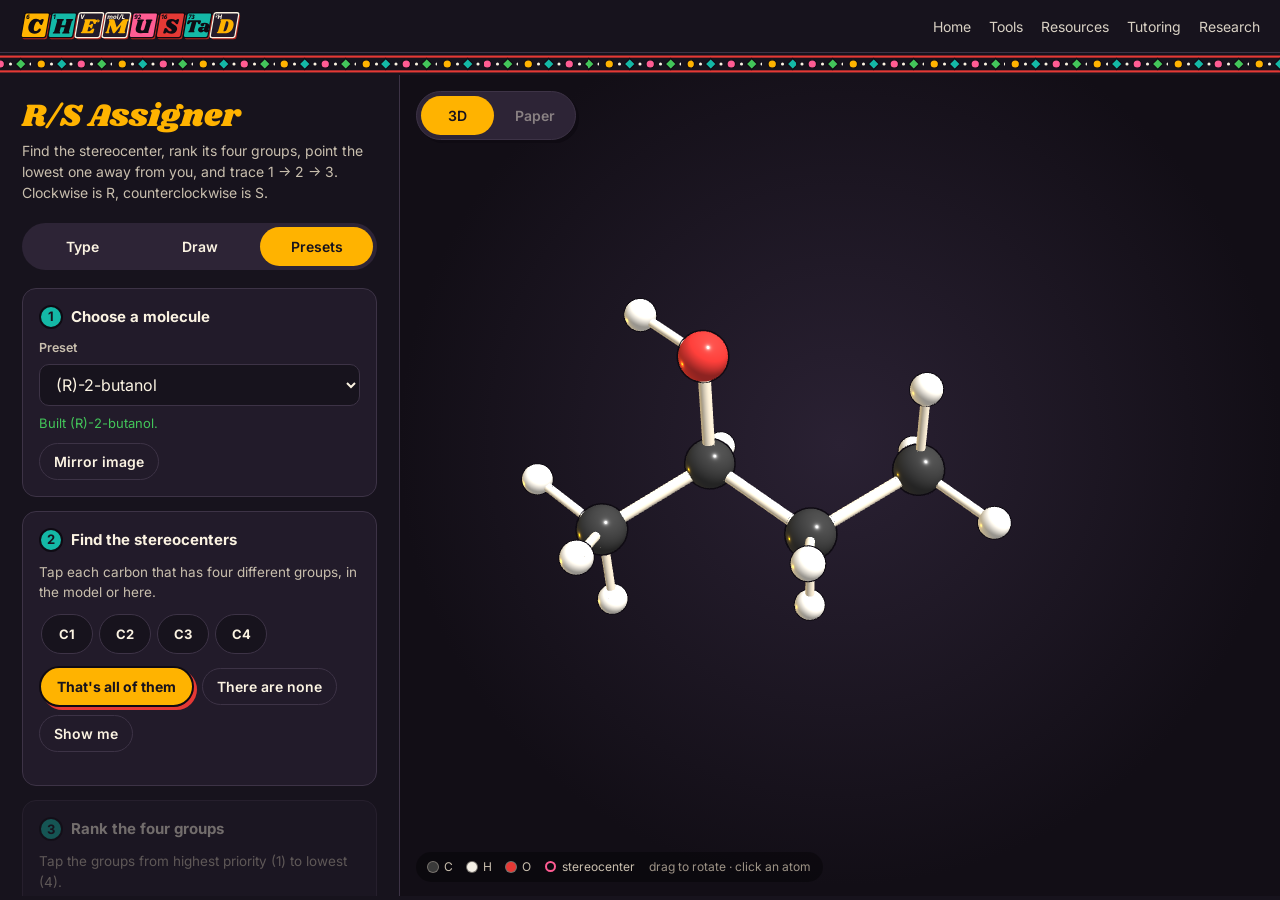
<file: rs.html>
<!doctype html>
<html lang="en">
<head>
  <meta charset="utf-8">
  <meta name="viewport" content="width=device-width, initial-scale=1">
  <title>R/S Assigner · Assign R and S Step by Step in 3D | Partho K. Paul</title>
  <meta name="description" content="Pick a molecule, find its stereocenters, rank the groups by CIP rules, point the lowest one away, and trace 1 → 2 → 3 to get R or S.">
  <link rel="canonical" href="https://chemustad.org/rs.html">
  <link rel="icon" href="favicon-32.png" sizes="32x32" type="image/png">
  <link rel="preconnect" href="https://fonts.googleapis.com">
  <link rel="preconnect" href="https://fonts.gstatic.com" crossorigin>
  <link href="https://fonts.googleapis.com/css2?family=Inter:wght@400;500;600;700&display=swap" rel="stylesheet">
  <link rel="preload" href="fonts/shrikhand-latin.woff2" as="font" type="font/woff2" crossorigin>
  <style>
    @font-face { font-family: "Shrikhand"; src: url(fonts/shrikhand-latin.woff2) format("woff2"); font-display: swap; }
    :root {
      --night: #17131d; --night-2: #221b2a; --night-3: #2d2436; --line: #3d3346;
      --cream: #fbf3e2; --muted: #c9bfae; --dim: #9d9386;
      --red: #e53935; --mari: #ffb300; --teal: #14b8a6; --pink: #ff5c93; --blue: #2f6fe0; --green: #43c55a; --ink: #0f0b13;
      --display: "Shrikhand", Georgia, serif;
      --font: "Inter", -apple-system, BlinkMacSystemFont, "Helvetica Neue", Arial, sans-serif;
    }
    * { box-sizing: border-box; margin: 0; padding: 0; }
    html, body { height: 100%; }
    body { background: var(--night); color: var(--cream); font-family: var(--font); font-size: 16px; line-height: 1.5; -webkit-font-smoothing: antialiased; }
    a { color: var(--mari); }
    :focus-visible { outline: 2px solid var(--mari); outline-offset: 3px; border-radius: 6px; }

    .topbar { display: flex; align-items: center; justify-content: space-between; gap: 16px; padding: 12px 20px; border-bottom: 1px solid var(--line); }
    .topbar .logo { display: flex; align-items: center; flex-shrink: 0; }
    .topbar .logo img { height: 28px; width: auto; display: block; }
    @media (max-width: 640px) { .topbar .logo img { height: 22px; } }
    .topbar nav { display: flex; gap: 18px; font-size: 14px; }
    .topbar nav a { color: var(--cream); text-decoration: none; opacity: .85; padding: 12px 0; margin: -12px 0; }
    .topbar nav a:hover { opacity: 1; text-decoration: underline; }
    .strip { height: 22px; background: url(border.svg) repeat-x center / auto 22px; }

    .app { display: grid; grid-template-columns: 400px minmax(0, 1fr); height: calc(100vh - 57px - 22px); min-height: 560px; }
    .panel { overflow-y: auto; padding: 24px 22px 40px; border-right: 1px solid var(--line); background: var(--night); }
    .viewer { position: relative; background: radial-gradient(circle at 50% 45%, #2a2133, #120e16 70%); }
    #canvas { position: absolute; inset: 0; }
    #canvas canvas { display: block; width: 100%; height: 100%; touch-action: none; }

    h1 { font-family: var(--display); font-weight: 400; color: var(--mari); font-size: 32px; line-height: 1.1; }
    .lead { color: var(--muted); font-size: 14px; margin: 6px 0 20px; }

    .mode { display: grid; grid-template-columns: 1fr 1fr; gap: 4px; padding: 4px; background: var(--night-3); border-radius: 999px; margin-bottom: 18px; }
    .mode button { font: inherit; font-size: 14px; font-weight: 600; color: var(--cream); background: transparent; border: 0; border-radius: 999px; padding: 9px 10px; cursor: pointer; }
    .mode button[aria-pressed="true"] { background: var(--mari); color: var(--night); }

    .card { background: var(--night-2); border: 1px solid var(--line); border-radius: 14px; padding: 16px; margin-bottom: 14px; }
    .card h2 { font-size: 15px; font-weight: 700; display: flex; align-items: center; gap: 8px; }
    .card h2 .num { display: inline-grid; place-items: center; width: 24px; height: 24px; border-radius: 50%; background: var(--teal); color: var(--night); font-size: 13px; border: 2px solid #0f0b13; }
    .card p { font-size: 13.5px; color: var(--muted); margin: 6px 0 10px; }
    .card.locked { opacity: .4; pointer-events: none; }
    .card.done h2 .num { background: var(--green); }
    .row { display: flex; gap: 8px; }
    label.sr { position: absolute; width: 1px; height: 1px; overflow: hidden; clip: rect(0 0 0 0); }
    select, input[type=number] { font: inherit; color: var(--cream); background: var(--night); border: 1.5px solid var(--line); border-radius: 10px; padding: 9px 12px; }
    select { width: 100%; }
    input[type=number] { width: 90px; text-align: center; }
    select:focus, input:focus { border-color: var(--mari); outline: none; }
    .btn { font: inherit; font-weight: 700; font-size: 14px; color: var(--night); background: var(--mari); border: 2px solid #0f0b13; border-radius: 999px; padding: 8px 16px; cursor: pointer; box-shadow: 3px 3px 0 var(--red); }
    .btn:active { transform: translate(1px, 1px); box-shadow: 2px 2px 0 var(--red); }
    .msg { font-size: 13px; margin-top: 8px; min-height: 1em; }
    .msg.ok { color: var(--green); } .msg.err { color: #ff8a80; }
    .hint { font-size: 12.5px; color: var(--dim); margin-top: 6px; }


    /* result overlay */
    .result { position: absolute; top: 16px; right: 16px; max-width: 280px; background: rgba(23,19,29,.88); border: 2px solid var(--mari); box-shadow: 5px 5px 0 var(--red); border-radius: 14px; padding: 14px 16px; backdrop-filter: blur(6px); }
    .result[hidden] { display: none; }
    .result .k { font-size: 11px; letter-spacing: .08em; text-transform: uppercase; color: var(--dim); }
    .result .v { font-weight: 700; margin-bottom: 8px; }
    .result .axe-big { font-family: var(--display); color: var(--mari); font-size: 30px; line-height: 1.1; margin-bottom: 6px; }
    .result .axe-big sub { font-family: var(--font); font-weight: 700; font-size: 16px; }
    .legend { position: absolute; left: 16px; bottom: 14px; display: flex; gap: 14px; flex-wrap: wrap; font-size: 12px; color: var(--muted); background: rgba(0,0,0,.35); padding: 6px 12px; border-radius: 999px; pointer-events: none; }
    .legend i { display: inline-block; width: 10px; height: 10px; border-radius: 50%; margin-right: 6px; vertical-align: -1px; }
    .nogl { position: absolute; inset: 0; display: grid; place-items: center; text-align: center; padding: 24px; color: var(--muted); }

    @media (max-width: 860px) {
      .app { grid-template-columns: minmax(0, 1fr); height: auto; min-height: 0; }
      .viewer { order: -1; }
      .panel { border-right: 0; border-top: 1px solid var(--line); overflow: visible; }
      .viewer { height: auto; min-height: 0; display: flex; flex-direction: column; }
      #canvas { position: relative; inset: auto; height: 50vh; min-height: 320px; }
      .legend { position: static; margin: 0 12px 10px; align-self: flex-start; }
      .result { position: static; margin: 0 12px 14px; max-width: none; padding: 10px 14px; grid-template-columns: auto 1fr; gap: 0 16px; align-items: center; }
      .result:not([hidden]) { display: grid; }
      .result .axe-big { grid-row: span 3; margin: 0; }
      .result .k { display: none; }
      .result .v { margin: 0; font-size: 14px; }
      .topbar nav a.hide-sm { display: none; }
    }
    @media (prefers-reduced-motion: reduce) { * { scroll-behavior: auto !important; } }
  </style>
  <link rel="stylesheet" href="rs/rs.css?v=2">
  <script src="vendor/three.min.js" defer></script>
  <script src="vendor/OrbitControls.js" defer></script>
  <script src="newman/chem.js?v=4" defer></script>
  <script src="newman/geom.js?v=2" defer></script>
  <script src="newman/sketch.js?v=2" defer></script>
  <script src="newman/newman2d.js?v=2" defer></script>
  <script src="rs/cip.js?v=2" defer></script>
  <script src="rs/presets.js?v=2" defer></script>
  <script src="rs/paper.js?v=2" defer></script>
  <script src="rs/view3d.js?v=1" defer></script>
  <script src="rs/app.js?v=2" defer></script>
</head>
<body>
  <header class="topbar">
    <a class="logo" href="./"><img src="chemustad-logo.svg" alt="Chemustad" width="223" height="28"></a>
    <nav aria-label="Main">
      <a href="./">Home</a>
      <a class="hide-sm" href="./#tools">Tools</a>
      <a href="resources.html">Resources</a>
      <a class="hide-sm" href="tutoring.html">Tutoring</a>
      <a class="hide-sm" href="research/">Research</a>
    </nav>
  </header>
  <div class="strip" aria-hidden="true"></div>

  <main class="app">
    <section class="panel" aria-label="R/S steps">
      <h1>R/S Assigner</h1>
      <p class="lead">Find the stereocenter, rank its four groups, point the lowest one away from you, and trace 1 → 2 → 3. Clockwise is R, counterclockwise is S.</p>

      <div class="mode mode-3" role="group" aria-label="Input">
        <button type="button" id="mode-type" aria-pressed="false">Type</button>
        <button type="button" id="mode-draw" aria-pressed="false">Draw</button>
        <button type="button" id="mode-presets" aria-pressed="true">Presets</button>
      </div>

      <div class="card" id="c-input">
        <h2><span class="num">1</span> Choose a molecule</h2>
        <div id="in-type" hidden>
          <label class="lbl" for="mol-input">Name, condensed formula, or SMILES</label>
          <div class="row">
            <input id="mol-input" type="text" autocomplete="off" autocapitalize="off" autocorrect="off" spellcheck="false" enterkeyhint="go" placeholder="(R)-2-butanol, CH3CHBrCH2CH3, C[C@@H](O)CC">
            <button type="button" class="btn" id="mol-go">Build</button>
          </div>
          <div class="msg" id="mol-msg" role="status"></div>
          <div class="choices" id="mol-choices" role="group" aria-label="Which molecule" hidden></div>
          <p class="hint">Examples: <button type="button" class="ex">(S)-2-bromobutane</button> · <button type="button" class="ex">alanine</button> · <button type="button" class="ex">CH3CH(OH)CH2CH3</button> · <button type="button" class="ex">meso-2,3-dibromobutane</button> · <button type="button" class="ex">C[C@H](Cl)CC</button></p>
        </div>

        <div id="in-draw" hidden>
          <div class="sk-tools" role="toolbar" aria-label="Drawing tools">
            <button type="button" class="chip" id="sk-chain" aria-pressed="true">Tap to place</button>
            <button type="button" class="chip" id="sk-free" aria-pressed="false">Freehand</button>
            <button type="button" class="chip" id="sk-finish">Finish chain</button>
            <button type="button" class="chip" id="sk-undo" disabled>Undo</button>
            <button type="button" class="chip" id="sk-clear" disabled>Clear</button>
          </div>
          <div class="sk-wrap">
            <canvas id="sketch" tabindex="0" aria-label="Drawing area for a skeletal structure. Use the Type tab for a keyboard alternative."></canvas>
            <div id="sk-picker" class="sk-picker" hidden></div>
          </div>
          <div class="msg" id="sk-msg" role="status"></div>
          <div class="row"><button type="button" class="btn" id="sk-build" disabled>Build 3D</button></div>
          <p class="hint">Every corner and end is a carbon. Tap a corner to change the atom. Drawings don't have wedges yet, so I build one mirror image; use Mirror image to see the other.</p>
        </div>

        <div id="in-presets">
          <label class="lbl" for="preset">Preset</label>
          <select id="preset"></select>
          <div class="msg" id="preset-msg" role="status"></div>
        </div>
        <p class="hint" id="stereo-note" hidden>Your input doesn't say which mirror image, so I built one of them. Everything below is about the model on screen. Mirror image shows the other one.</p>
        <div class="row"><button type="button" class="btn-ghost" id="mirror" disabled>Mirror image</button></div>
      </div>

      <div class="card locked" id="c-find" inert>
        <h2><span class="num">2</span> Find the stereocenters</h2>
        <p>Tap each carbon that has four different groups, in the model or here.</p>
        <div class="atom-list" id="atom-list" role="group" aria-label="Carbons"></div>
        <div class="row wrap">
          <button type="button" class="btn" id="find-done">That's all of them</button>
          <button type="button" class="btn-ghost" id="find-none">There are none</button>
          <button type="button" class="btn-ghost" id="find-show">Show me</button>
        </div>
        <div class="msg" id="find-msg" role="status"></div>
      </div>

      <div class="card locked" id="c-rank" inert>
        <h2><span class="num">3</span> Rank the four groups</h2>
        <p id="rank-q">Tap the groups from highest priority (1) to lowest (4).</p>
        <div class="group-list" id="group-list" role="group" aria-label="Groups on the stereocenter"></div>
        <div class="msg" id="rank-msg" role="status"></div>
        <details id="tiebreak" hidden>
          <summary>How the tie was broken</summary>
          <div id="tb-table"></div>
        </details>
        <div class="row wrap">
          <button type="button" class="btn-ghost" id="rank-undo">Undo</button>
          <button type="button" class="btn-ghost" id="rank-show">Show me</button>
        </div>
      </div>

      <div class="card locked" id="c-orient" inert>
        <h2><span class="num">4</span> Point group 4 away from you</h2>
        <p id="orient-state" aria-live="polite">Rank the groups first.</p>
        <div class="row wrap" id="orient-3d">
          <button type="button" class="btn" id="put-back">Put 4 in back</button>
          <button type="button" class="btn-ghost" id="put-front">Put 4 toward me</button>
        </div>
        <div class="row wrap" id="orient-paper" hidden>
          <button type="button" class="chip" id="pose-dash" aria-pressed="true">4 on dash</button>
          <button type="button" class="chip" id="pose-wedge" aria-pressed="false">4 on wedge</button>
          <button type="button" class="chip" id="pose-plane" aria-pressed="false">4 in plane</button>
          <button type="button" class="btn-ghost" id="paper-new">New drawing</button>
          <button type="button" class="btn" id="swap" hidden>Swap 4 with the dash group</button>
        </div>
        <p class="hint">Shortcut: if 4 points toward you, trace anyway and flip your answer.</p>
      </div>

      <div class="card locked" id="c-trace" inert>
        <h2><span class="num">5</span> Trace 1 → 2 → 3</h2>
        <div id="trace-home">
          <div id="trace-body">
            <p id="trace-q">Tap group 1, then 2, then 3.</p>
            <div class="row wrap trace-chips" id="trace-chips" role="group" aria-label="Groups to trace"></div>
            <div class="row wrap" id="turn-row" hidden>
              <span class="so">Which way does it turn?</span>
              <button type="button" class="chip ans-dir" id="turn-cw">Clockwise</button>
              <button type="button" class="chip ans-dir" id="turn-ccw">Counterclockwise</button>
              <button type="button" class="btn-ghost" id="turn-show">Show me</button>
            </div>
            <div class="turn" id="turn" hidden></div>
            <div class="row wrap" id="answer-row" hidden>
              <span class="so">So it is</span>
              <button type="button" class="chip ans" id="ans-R">R</button>
              <button type="button" class="chip ans" id="ans-S">S</button>
              <button type="button" class="btn-ghost" id="ans-show">Show me</button>
            </div>
            <div class="row wrap" id="trace-tools">
              <button type="button" class="btn-ghost" id="trace-show">Show me</button>
            </div>
            <div class="msg" id="trace-msg" role="status"></div>
            <div class="row"><button type="button" class="btn" id="next-center" hidden>Next stereocenter</button></div>
          </div>
        </div>
        <p class="hint" id="trace-moved" hidden>The trace controls are under the model. <button type="button" class="btn-ghost" id="trace-go">Go to the model</button></p>
      </div>

      <div class="card locked" id="c-name" inert>
        <h2><span class="num">6</span> Name it</h2>
        <p class="big wait" id="summary-text">Finish each stereocenter first.</p>
        <p id="summary-note"></p>
        <div class="row"><button type="button" class="btn-ghost" id="restart">Start over</button></div>
      </div>

      <p class="hint footnote">This tool uses the atomic-number rules taught in Organic I. A few rare cases need extra rules it doesn't cover.</p>
      <footer class="credit"><a href="./">Built by Partho K. Paul, Ph.D. · © 2026 Chemustad</a></footer>
    </section>

    <section class="viewer" aria-label="Molecule view">
      <div class="mode view-toggle" role="group" aria-label="View">
        <button type="button" id="view-3d" aria-pressed="true">3D</button>
        <button type="button" id="view-paper" aria-pressed="false" disabled>Paper</button>
      </div>
      <div class="stage">
        <div id="canvas"></div>
        <canvas id="overlay" aria-hidden="true"></canvas>
        <canvas id="paper" hidden role="img" aria-label="Paper drawing of the stereocenter"></canvas>
      </div>
      <div class="dock" id="dock" hidden></div>
      <div class="result" id="result" hidden aria-live="polite">
        <div class="axe-big" id="r-label">?</div>
        <div class="k">Stereocenter</div><div class="v" id="r-center"></div>
        <div class="k">Priorities</div><div class="v" id="r-prio"></div>
        <div class="k">Group 4</div><div class="v" id="r-four"></div>
        <div class="k">Name</div><div class="v" id="r-summary"></div>
      </div>
      <div class="legend" id="legend" aria-hidden="true"></div>
    </section>
  </main>
</body>
</html>
</file>
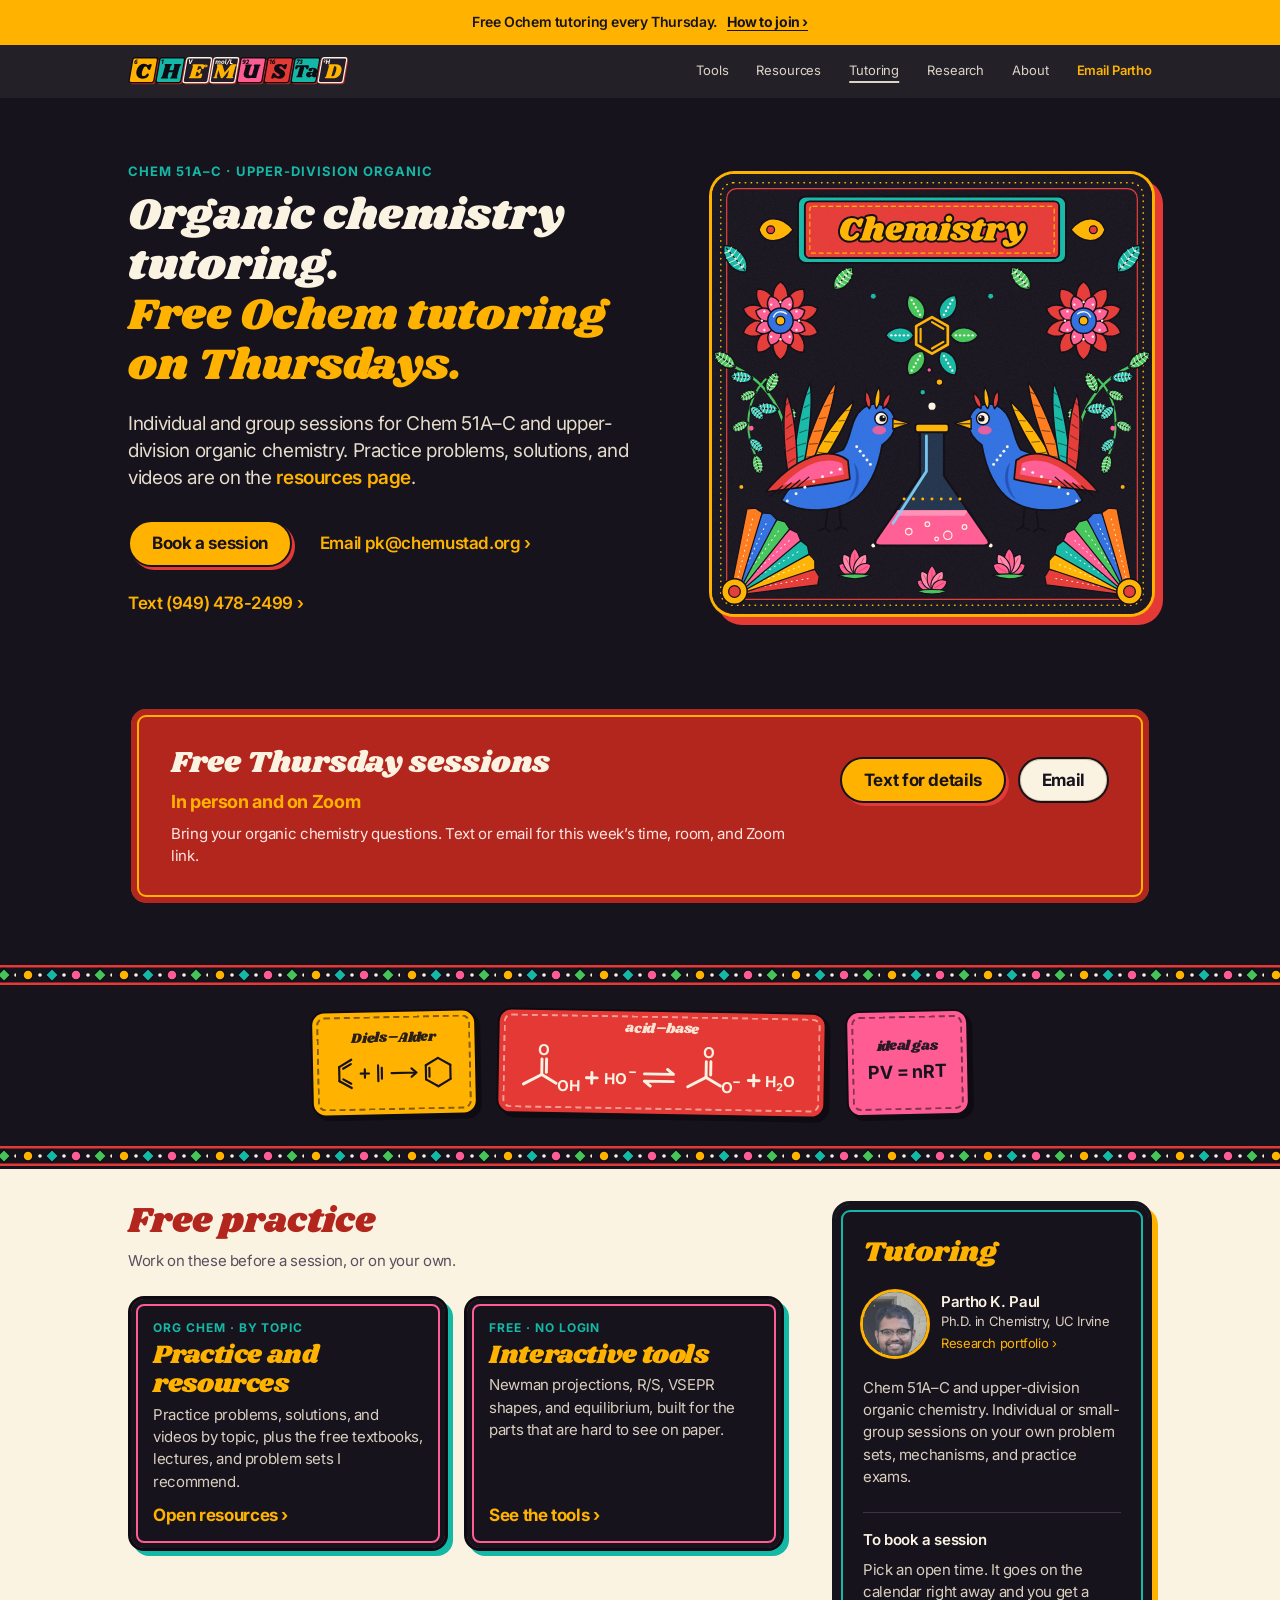
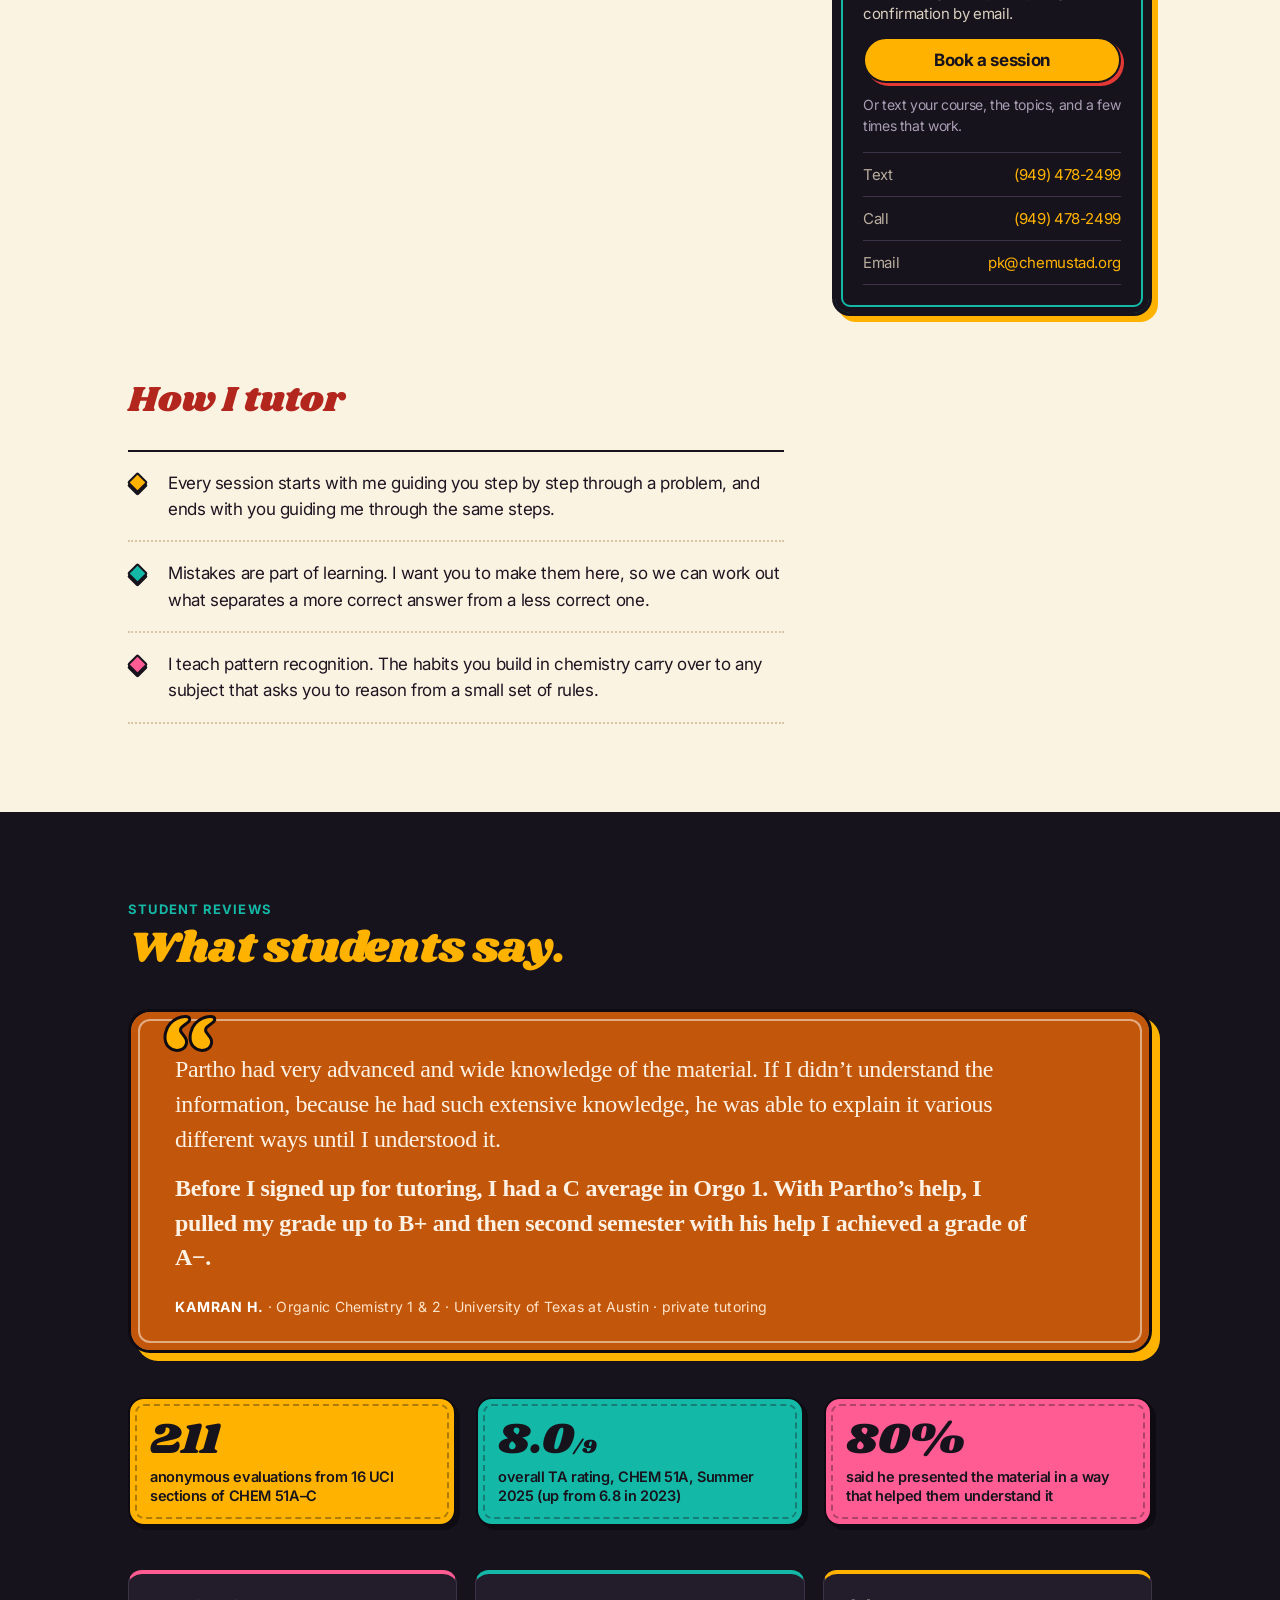
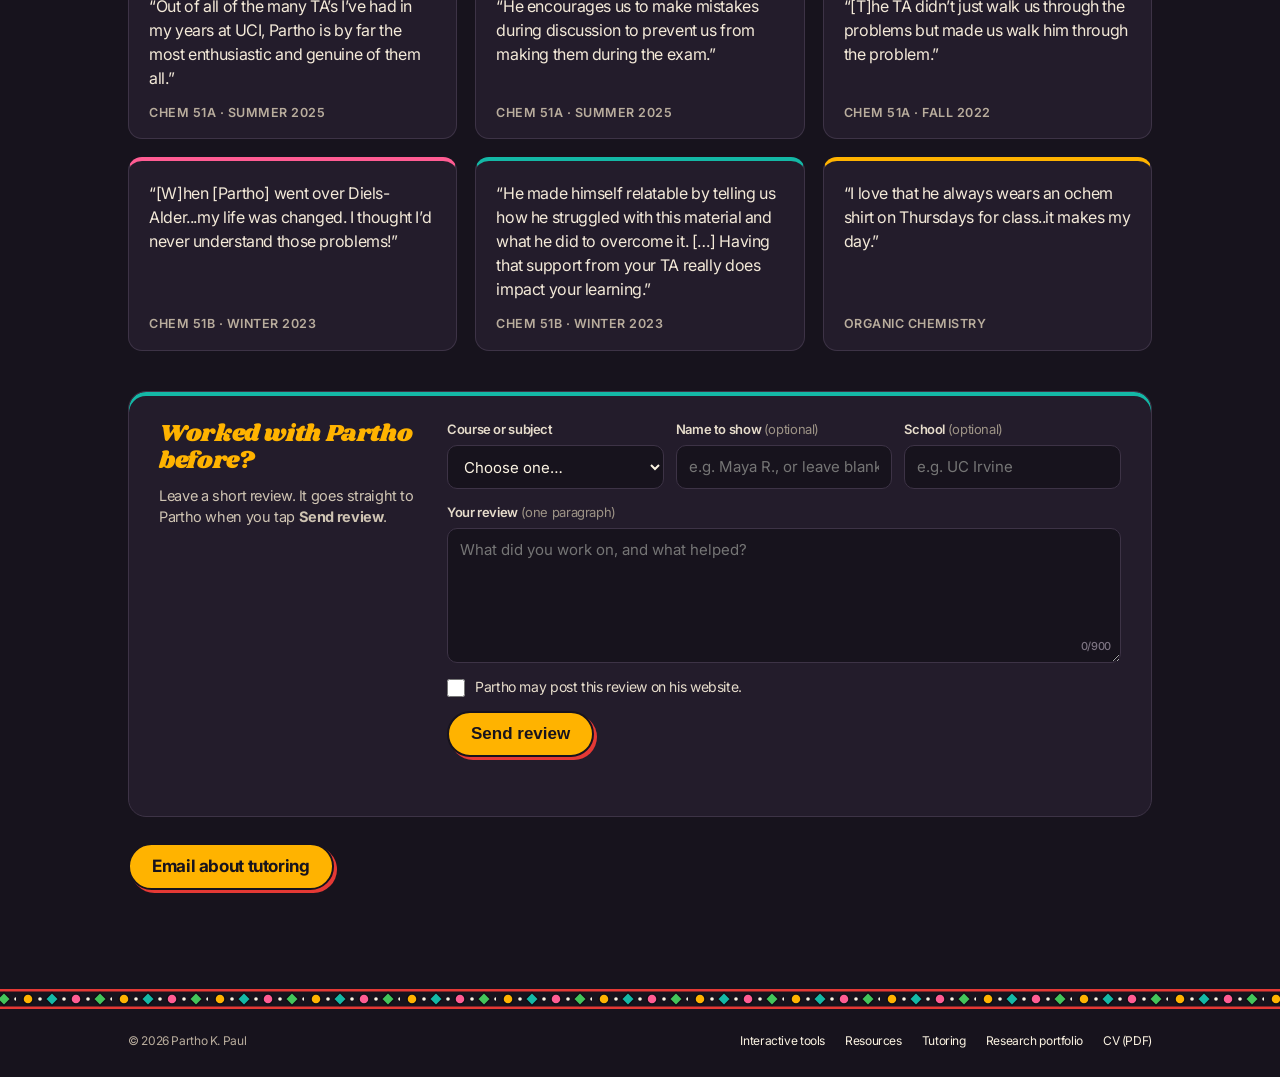
<file: tutoring.html>
<!doctype html>
<html lang="en">
<head>
  <meta charset="utf-8">
  <meta name="viewport" content="width=device-width, initial-scale=1">
  <title>Organic Chemistry Tutoring · Free Ochem Help on Thursdays | Partho K. Paul</title>
  <meta name="description" content="Organic chemistry tutoring for Chem 51A–C and upper-division organic chemistry from Partho K. Paul, Ph.D. in Chemistry. Free sessions every Thursday, in person and on Zoom. Text (949) 478-2499.">
  <link rel="canonical" href="https://chemustad.org/tutoring.html">
  <meta name="theme-color" content="#ffffff">
  <meta property="og:type" content="website">
  <meta property="og:url" content="https://chemustad.org/tutoring.html">
  <meta property="og:title" content="Organic Chemistry Tutoring · Partho K. Paul">
  <meta property="og:description" content="Chem 51A–C and upper-division organic chemistry tutoring. Free Ochem tutoring every Thursday, in person and on Zoom.">
  <meta property="og:image" content="https://chemustad.org/og-teaching.jpg">
  <meta property="og:image:width" content="1200">
  <meta property="og:image:height" content="630">
  <meta property="og:image:alt" content="Rickshaw-art style chemistry painting">
  <meta name="twitter:card" content="summary_large_image">
  <link rel="icon" href="favicon-32.png" sizes="32x32" type="image/png">
  <link rel="apple-touch-icon" href="apple-touch-icon.png">
  <link rel="preconnect" href="https://fonts.googleapis.com">
  <link rel="preconnect" href="https://fonts.gstatic.com" crossorigin>
  <link href="https://fonts.googleapis.com/css2?family=Inter:wght@400;500;600;700&display=swap" rel="stylesheet">
  <link rel="stylesheet" href="style.css">
  <link rel="preload" href="fonts/shrikhand-latin.woff2" as="font" type="font/woff2" crossorigin>
  <link rel="stylesheet" href="teaching.css?v=7">
  <script type="application/ld+json">
  {"@context":"https://schema.org","@type":"Service","name":"Organic chemistry tutoring","serviceType":"Chemistry tutoring","description":"Individual and group tutoring for Chem 51A–C and upper-division organic chemistry, plus free sessions every Thursday in person and on Zoom.","url":"https://chemustad.org/tutoring.html","provider":{"@type":"Person","name":"Partho K. Paul","url":"https://chemustad.org/research/","email":"mailto:pk@chemustad.org","telephone":"+1-949-478-2499","affiliation":{"@type":"CollegeOrUniversity","name":"University of California, Irvine"}}}
  </script>
  <script src="review-form.js" defer></script>
</head>
<body class="rickshaw">
  <a class="skip" href="#thursday">Skip to content</a>

  <div class="announcement-banner" role="region" aria-label="Free tutoring announcement">
    <span>Free Ochem tutoring every Thursday.</span>
    <a href="#thursday">How to join ›</a>
  </div>

  <nav class="navbar">
    <div class="nav-container">
      <a href="./" class="nav-logo nav-logo-img"><img src="chemustad-logo.svg" alt="Chemustad" width="223" height="28"></a>
      <ul class="nav-links">
        <li class="nav-hide-sm"><a href="./#tools" class="nav-link">Tools</a></li>
        <li><a href="resources.html" class="nav-link">Resources</a></li>
        <li><a href="tutoring.html" class="nav-link" aria-current="page">Tutoring</a></li>
        <li class="nav-hide-sm"><a href="research/" class="nav-link">Research</a></li>
        <li><a href="./#about" class="nav-link">About</a></li>
        <li class="only-touch"><a href="sms:+19494782499?&amp;body=Hi%20Partho%2C%20I%27d%20like%20tutoring%20help.%20Course%3A%20.%20Topics%3A%20.%20Times%20that%20work%3A%20." class="nav-link nav-resume">Text Partho</a></li>
        <li class="only-fine"><a href="mailto:pk@chemustad.org?subject=Chemistry%20tutoring" class="nav-link nav-resume">Email Partho</a></li>
      </ul>
    </div>
  </nav>

  <header class="t-hero">
    <div class="container">
      <div class="t-hero-copy">
        <p class="eyebrow">Chem 51A–C · Upper-division organic</p>
        <h1>Organic chemistry tutoring.<br><span>Free Ochem tutoring on Thursdays.</span></h1>
        <p class="t-hero-text">Individual and group sessions for Chem 51A–C and upper-division organic chemistry. Practice problems, solutions, and videos are on the <a href="resources.html">resources page</a>.</p>
        <div class="t-actions">
          <a class="btn btn-primary" href="https://calendar.app.google/7itj3tSQfWtTNZvH7" target="_blank" rel="noopener">Book a session</a>
          <a class="link-arrow only-touch" href="sms:+19494782499?&amp;body=Hi%20Partho%2C%20I%27d%20like%20tutoring%20help.%20Course%3A%20.%20Topics%3A%20.%20Times%20that%20work%3A%20.">Text (949) 478-2499</a>
          <a class="link-arrow only-fine" href="mailto:pk@chemustad.org?subject=Chemistry%20tutoring">Email pk@chemustad.org</a>
          <a class="link-arrow only-fine" href="sms:+19494782499?&amp;body=Hi%20Partho%2C%20I%27d%20like%20tutoring%20help.%20Course%3A%20.%20Topics%3A%20.%20Times%20that%20work%3A%20.">Text (949) 478-2499</a>
        </div>
      </div>
      <section id="thursday" class="thursday" aria-labelledby="thursday-heading">
        <h2 id="thursday-heading">Free Thursday sessions</h2>
        <!-- TIME: e.g. <p class="thursday-when">Thursdays, 4–6 pm</p> — add when confirmed (styled in teaching.css) -->
        <p class="thursday-where">In person and on Zoom</p>
        <p>Bring your organic chemistry questions. Text or email for this week’s time, room, and Zoom link.</p>
        <div class="thursday-actions">
          <a class="btn btn-primary" href="sms:+19494782499?&amp;body=Hi%20Partho%2C%20I%27d%20like%20details%20on%20the%20free%20Thursday%20Ochem%20session.">Text for details</a>
          <a class="btn btn-secondary" href="mailto:pk@chemustad.org?subject=Free%20Thursday%20Ochem%20tutoring">Email</a>
        </div>
      </section>
      <figure class="t-hero-fig">
        <img class="t-hero-illo" src="rickshaw.svg" alt="Rickshaw-art style painting: two bright birds face an Erlenmeyer flask under a flower shaped like a benzene ring. The banner reads Chemistry." width="900" height="900" fetchpriority="high">
      </figure>
    </div>
  </header>
  <!-- Formula ribbon: painted plaques, scrolls slowly (pauses on hover, static with reduced motion) -->
  <div class="formula-ribbon" aria-label="Chemistry formulas">
    <ul class="formula-track formula-static"><li class="plaque plaque-mari"><span class="plaque-label">Diels–Alder</span><span class="plaque-eq"><svg class="plaque-svg" viewBox="0 0 146 48" width="146" height="48" role="img" aria-label="Diels–Alder: 1,3-butadiene plus ethene gives cyclohexene"><g fill="none" stroke="currentColor" stroke-width="2.6" stroke-linecap="round" stroke-linejoin="round"><line x1="22.0" y1="7.0" x2="7.3" y2="15.5"/><line x1="21.4" y1="12.2" x2="12.0" y2="17.6"/><line x1="7.3" y1="15.5" x2="7.3" y2="32.5"/><line x1="7.3" y1="32.5" x2="22.0" y2="41.0"/><line x1="12.0" y1="30.4" x2="21.4" y2="35.8"/><path d="M33 24.0 h10 M38 19.0 v10"/><line x1="54.0" y1="14.5" x2="54.0" y2="33.5"/><line x1="58.4" y1="17.5" x2="58.4" y2="30.5"/><path d="M70 24 H100 M94 19 L100 24 L94 29"/><line x1="126.0" y1="7.0" x2="140.7" y2="15.5"/><line x1="140.7" y1="15.5" x2="140.7" y2="32.5"/><line x1="140.7" y1="32.5" x2="126.0" y2="41.0"/><line x1="126.0" y1="41.0" x2="111.3" y2="32.5"/><line x1="111.3" y1="32.5" x2="111.3" y2="15.5"/><line x1="111.3" y1="15.5" x2="126.0" y2="7.0"/><line x1="115.5" y1="18.6" x2="115.5" y2="29.4"/></g></svg></span></li><li class="plaque plaque-red"><span class="plaque-label">acid–base</span><span class="plaque-eq"><svg class="plaque-svg plaque-svg-wide" viewBox="0 0 236 48" width="236" height="48" role="img" aria-label="Acid–base: acetic acid plus hydroxide in equilibrium with acetate plus water"><g fill="none" stroke="currentColor" stroke-width="2.4" stroke-linecap="round" stroke-linejoin="round"><line x1="4" y1="35" x2="19" y2="27"/><line x1="19" y1="27" x2="19" y2="14"/><line x1="22.8" y1="25" x2="22.8" y2="14"/><line x1="19" y1="27" x2="31" y2="34"/><line x1="140" y1="35" x2="155" y2="27"/><line x1="155" y1="27" x2="155" y2="14"/><line x1="158.8" y1="25" x2="158.8" y2="14"/><line x1="155" y1="27" x2="167" y2="34"/><path d="M56 29 h9 M60.5 24.5 v9"/><path d="M104 25 H128 l-5 -4 M128 31 H104 l5 4"/><path d="M190 29 h9 M194.5 24.5 v9"/></g><g fill="currentColor" font-family="Inter, -apple-system, Helvetica, Arial, sans-serif" font-weight="700" font-size="12.5"><text x="20.9" y="11" text-anchor="middle">O</text><text x="32" y="40">OH</text><text x="156.9" y="11" text-anchor="middle">O</text><text x="168" y="40">O</text><text x="177" y="34" class="ab-sm">−</text><text x="71" y="34">HO</text><text x="90" y="27" class="ab-sm">−</text><text x="204" y="34">H<tspan class="ab-sub" dy="3">2</tspan><tspan dy="-3">O</tspan></text></g><style>.ab-sm{font-size:11px}.ab-sub{font-size:9px}</style></svg></span></li><li class="plaque plaque-pink"><span class="plaque-label">ideal gas</span><span class="plaque-eq">PV = nRT</span></li></ul>
  </div>
  <div class="border-strip" aria-hidden="true"></div>



  <main>
    <div class="container t-layout">
      <aside id="tutoring" aria-labelledby="tutoring-heading">
        <div class="tutor-card">
          <h2 id="tutoring-heading">Tutoring</h2>
          <div class="tutor-id">
            <img class="tutor-photo" src="tutor.jpg" alt="Partho K. Paul" width="64" height="64">
            <div>
              <p class="tutor-name">Partho K. Paul</p>
              <p class="tutor-cred">Ph.D. in Chemistry, <span class="nowrap">UC Irvine</span></p>
              <a class="tutor-portfolio" href="research/">Research portfolio ›</a>
            </div>
          </div>
          <p class="tutor-lead">Chem 51A–C and upper-division organic chemistry. Individual or small-group sessions on your own problem sets, mechanisms, and practice exams.</p>
          <!-- ADD when confirmed: <p class="tutor-terms">Rate: … (or "Rate on request") · In person or Zoom: … · Location: …</p> -->

          <h3 class="steps-head">To book a session</h3>
          <p class="book-lead">Pick an open time. It goes on the calendar right away and you get a confirmation by email.</p>
          <a class="btn btn-primary btn-book" href="https://calendar.app.google/7itj3tSQfWtTNZvH7" target="_blank" rel="noopener">Book a session</a>
          <p class="book-alt">Or text your course, the topics, and a few times that work.</p>

          <div class="contact-rows">
            <a class="contact-row" href="sms:+19494782499?&amp;body=Hi%20Partho%2C%20I%27d%20like%20tutoring%20help.%20Course%3A%20.%20Topics%3A%20.%20Times%20that%20work%3A%20."><span>Text</span><span>(949) 478-2499</span></a>
            <a class="contact-row" href="tel:+19494782499"><span>Call</span><span>(949) 478-2499</span></a>
            <a class="contact-row" href="mailto:pk@chemustad.org?subject=Chemistry%20tutoring"><span>Email</span><span>pk@chemustad.org</span></a>
          </div>
        </div>
      </aside>

      <section id="resources" aria-labelledby="prep-heading">
        <div class="t-section-head">
          <div>
            <h2 id="prep-heading">Free practice</h2>
            <p class="t-section-sub">Work on these before a session, or on your own.</p>
          </div>
        </div>
        <div class="tools-grid prep-grid">
          <a class="tool-card" href="resources.html">
            <span class="tool-tag">Org chem · By topic</span>
            <span class="tool-title">Practice and resources</span>
            <span class="tool-text">Practice problems, solutions, and videos by topic, plus the free textbooks, lectures, and problem sets I recommend.</span>
            <span class="tool-go">Open resources ›</span>
          </a>
          <a class="tool-card" href="./#tools">
            <span class="tool-tag">Free · No login</span>
            <span class="tool-title">Interactive tools</span>
            <span class="tool-text">Newman projections, R/S, VSEPR shapes, and equilibrium, built for the parts that are hard to see on paper.</span>
            <span class="tool-go">See the tools ›</span>
          </a>
        </div>
      </section>
    </div>
  </main>

  <section id="how-i-tutor" class="approach" aria-labelledby="tutor-approach-heading">
    <div class="container">
      <div class="t-section-head">
        <h2 id="tutor-approach-heading" class="approach-title">How I tutor</h2>
      </div>
      <ul class="approach-list">
        <li class="approach-item approach-mari">
          <p>Every session starts with me guiding you step by step through a problem, and ends with you guiding me through the same steps.</p>
        </li>
        <li class="approach-item approach-teal">
          <p>Mistakes are part of learning. I want you to make them here, so we can work out what separates a more correct answer from a less correct one.</p>
        </li>
        <li class="approach-item approach-pink">
          <p>I teach pattern recognition. The habits you build in chemistry carry over to any subject that asks you to reason from a small set of rules.</p>
        </li>
      </ul>
    </div>
  </section>

  <section id="reviews" class="reviews" aria-labelledby="reviews-heading">
    <div class="container">
      <p class="reviews-eyebrow">Student reviews</p>
      <h2 id="reviews-heading" class="reviews-title">What students say.</h2>

      <figure class="review-feature">
        <span class="review-mark" aria-hidden="true">“</span>
        <blockquote>
          <p>Partho had very advanced and wide knowledge of the material. If I didn’t understand the information, because he had such extensive knowledge, he was able to explain it various different ways until I understood it.</p>
          <p class="review-highlight">Before I signed up for tutoring, I had a C average in Orgo 1. With Partho’s help, I pulled my grade up to B+ and then second semester with his help I achieved a grade of A−.</p>
        </blockquote>
        <figcaption><strong>Kamran H.</strong> · Organic Chemistry 1 &amp; 2 · University of Texas at Austin · private tutoring</figcaption>
      </figure>

      <ul class="review-stats" aria-label="Teaching evaluation results">
        <li class="stat stat-mari"><span class="stat-num">211</span><span class="stat-text">anonymous evaluations from 16 UCI sections of CHEM 51A–C</span></li>
        <li class="stat stat-teal"><span class="stat-num">8.0<small>/9</small></span><span class="stat-text">overall TA rating, CHEM 51A, Summer 2025 (up from 6.8 in 2023)</span></li>
        <li class="stat stat-pink"><span class="stat-num">80%</span><span class="stat-text">said he presented the material in a way that helped them understand it</span></li>
      </ul>

      <ul class="review-grid">
        <li class="review-card"><blockquote>“Out of all of the many TA’s I’ve had in my years at UCI, Partho is by far the most enthusiastic and genuine of them all.”</blockquote><cite>CHEM 51A · Summer 2025</cite></li>
        <li class="review-card"><blockquote>“He encourages us to make mistakes during discussion to prevent us from making them during the exam.”</blockquote><cite>CHEM 51A · Summer 2025</cite></li>
        <li class="review-card"><blockquote>“[T]he TA didn’t just walk us through the problems but made us walk him through the problem.”</blockquote><cite>CHEM 51A · Fall 2022</cite></li>
        <li class="review-card"><blockquote>“[W]hen [Partho] went over Diels-Alder...my life was changed. I thought I’d never understand those problems!”</blockquote><cite>CHEM 51B · Winter 2023</cite></li>
        <li class="review-card"><blockquote>“He made himself relatable by telling us how he struggled with this material and what he did to overcome it. […] Having that support from your TA really does impact your learning.”</blockquote><cite>CHEM 51B · Winter 2023</cite></li>
        <li class="review-card"><blockquote>“I love that he always wears an ochem shirt on Thursdays for class..it makes my day.”</blockquote><cite>Organic Chemistry</cite></li>
      </ul>
      <!-- Leave-a-review form: no server needed. Submitting opens the student's email app
           with a message to Partho (subject + one-paragraph review filled in). -->
      <div class="review-form-card" id="leave-review">
        <div class="review-form-intro">
          <h3>Worked with Partho before?</h3>
          <p>Leave a short review. It goes straight to Partho when you tap <strong>Send review</strong>.</p>
        </div>
        <form id="review-form" class="review-form" novalidate>
          <div class="rf-row">
            <label class="rf-field">
              <span>Course or subject</span>
              <select name="subject" required>
                <option value="" disabled selected>Choose one…</option>
                <option>General chemistry</option>
                <option>Sophomore organic chemistry</option>
                <option>Upper-division organic chemistry</option>
                <option>Free Thursday session</option>
                <option>Other</option>
              </select>
            </label>
            <label class="rf-field">
              <span>Name to show <em>(optional)</em></span>
              <input name="name" type="text" maxlength="60" autocomplete="name" placeholder="e.g. Maya R., or leave blank">
            </label>
            <label class="rf-field">
              <span>School <em>(optional)</em></span>
              <input name="school" type="text" maxlength="80" placeholder="e.g. UC Irvine">
            </label>
          </div>
          <label class="rf-field">
            <span>Your review <em>(one paragraph)</em></span>
            <textarea name="review" rows="5" maxlength="900" required placeholder="What did you work on, and what helped?"></textarea>
            <span class="rf-count" aria-live="polite"><span id="rf-count">0</span>/900</span>
          </label>
          <label class="rf-check">
            <input type="checkbox" name="consent">
            <span>Partho may post this review on his website.</span>
          </label>
          <input type="text" name="_honey" class="rf-hp" tabindex="-1" autocomplete="off" aria-hidden="true">
          <div class="rf-actions">
            <button type="submit" class="btn btn-primary">Send review</button>
            <a class="rf-copy" id="rf-mail" href="#" hidden>Email it instead</a>
            <button type="button" class="rf-copy" id="rf-copy" hidden>Copy review</button>
          </div>
          <p class="rf-msg" id="rf-msg" role="status"></p>
        </form>
      </div>

      <div class="reviews-cta">
        <a class="btn btn-primary only-touch" href="sms:+19494782499?&amp;body=Hi%20Partho%2C%20I%27d%20like%20tutoring%20help.%20Course%3A%20.%20Topics%3A%20.%20Times%20that%20work%3A%20.">Text about tutoring</a>
        <a class="btn btn-primary only-fine" href="mailto:pk@chemustad.org?subject=Chemistry%20tutoring">Email about tutoring</a>
      </div>
    </div>
  </section>

  <footer class="site-footer">
    <div class="container">
      <p>© 2026 Partho K. Paul</p>
      <nav aria-label="Footer"><a href="./#tools">Interactive tools</a><a href="resources.html">Resources</a><a href="tutoring.html">Tutoring</a><a href="research/">Research portfolio</a><a href="research/Partho_Paul_CV.pdf">CV (PDF)</a></nav>
    </div>
  </footer>
</body>
</html>
</file>
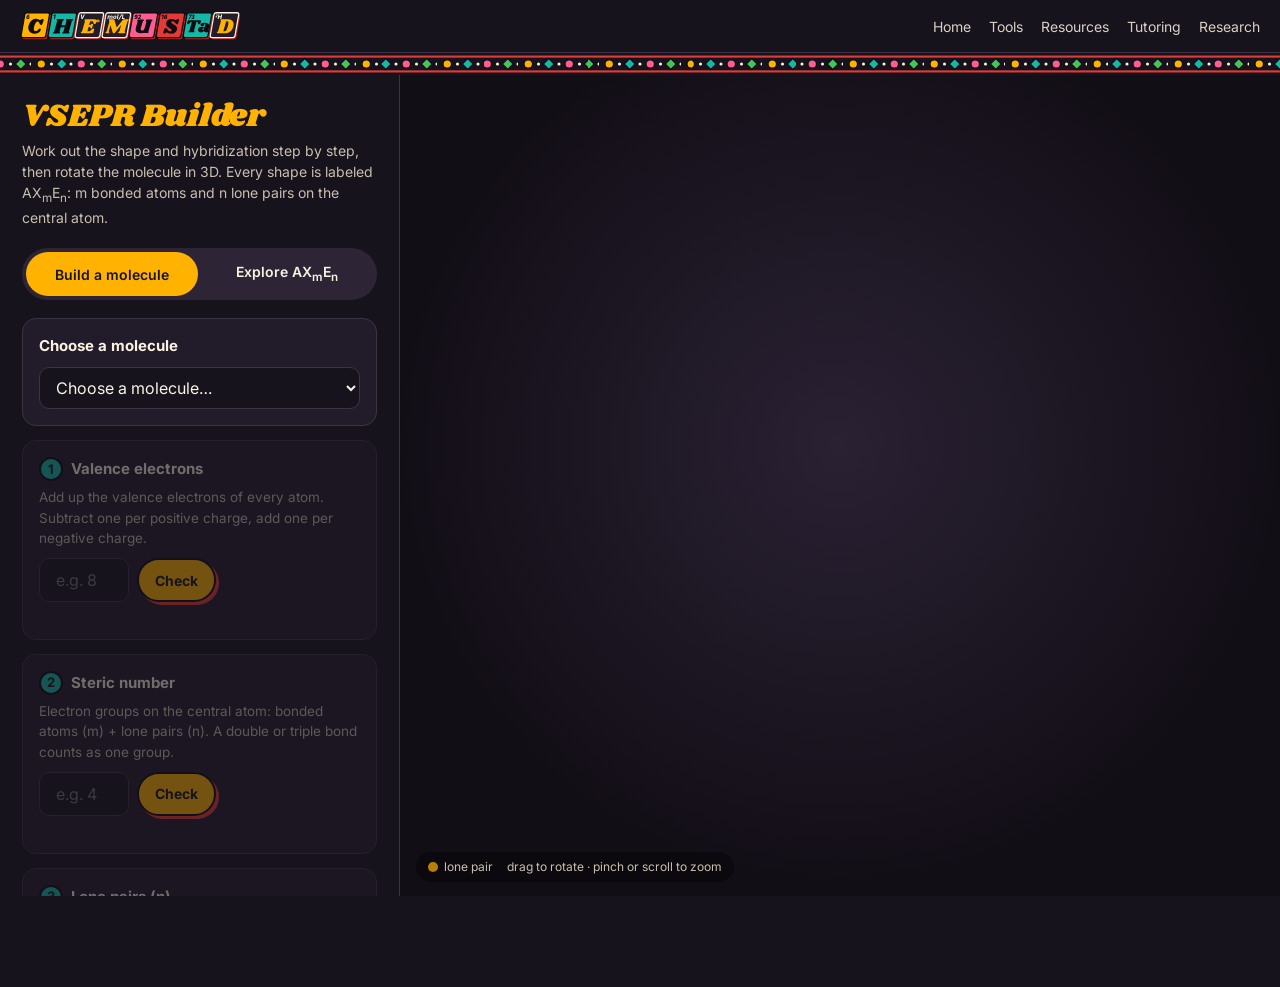
<file: vsepr.html>
<!doctype html>
<html lang="en">
<head>
  <meta charset="utf-8">
  <meta name="viewport" content="width=device-width, initial-scale=1">
  <title>VSEPR Builder · AXₘEₙ Shapes in 3D | Partho K. Paul</title>
  <meta name="description" content="Interactive VSEPR builder: count valence electrons, find the steric number and lone pairs, and see the 3D shape. Explore every AXmEn geometry from AX2 to AX2E4.">
  <link rel="canonical" href="https://chemustad.org/vsepr.html">
  <link rel="icon" href="favicon-32.png" sizes="32x32" type="image/png">
  <link rel="preconnect" href="https://fonts.googleapis.com">
  <link rel="preconnect" href="https://fonts.gstatic.com" crossorigin>
  <link href="https://fonts.googleapis.com/css2?family=Inter:wght@400;500;600;700&display=swap" rel="stylesheet">
  <link rel="preload" href="fonts/shrikhand-latin.woff2" as="font" type="font/woff2" crossorigin>
  <style>
    @font-face { font-family: "Shrikhand"; src: url(fonts/shrikhand-latin.woff2) format("woff2"); font-display: swap; }
    :root {
      --night: #17131d; --night-2: #221b2a; --night-3: #2d2436; --line: #3d3346;
      --cream: #fbf3e2; --muted: #c9bfae; --dim: #9d9386;
      --red: #e53935; --mari: #ffb300; --teal: #14b8a6; --pink: #ff5c93; --blue: #2f6fe0; --green: #43c55a;
      --display: "Shrikhand", Georgia, serif;
      --font: "Inter", -apple-system, BlinkMacSystemFont, "Helvetica Neue", Arial, sans-serif;
    }
    * { box-sizing: border-box; margin: 0; padding: 0; }
    html, body { height: 100%; }
    body { background: var(--night); color: var(--cream); font-family: var(--font); font-size: 16px; line-height: 1.5; -webkit-font-smoothing: antialiased; }
    a { color: var(--mari); }
    :focus-visible { outline: 2px solid var(--mari); outline-offset: 3px; border-radius: 6px; }

    .topbar { display: flex; align-items: center; justify-content: space-between; gap: 16px; padding: 12px 20px; border-bottom: 1px solid var(--line); }
    .topbar .logo { display: flex; align-items: center; flex-shrink: 0; }
    .topbar .logo img { height: 28px; width: auto; display: block; }
    @media (max-width: 640px) { .topbar .logo img { height: 22px; } }
    .topbar nav { display: flex; gap: 18px; font-size: 14px; }
    .topbar nav a { color: var(--cream); text-decoration: none; opacity: .85; padding: 12px 0; margin: -12px 0; }
    .topbar nav a:hover { opacity: 1; text-decoration: underline; }
    .strip { height: 22px; background: url(border.svg) repeat-x center / auto 22px; }

    .app { display: grid; grid-template-columns: 400px minmax(0, 1fr); height: calc(100vh - 57px - 22px); min-height: 560px; }
    .panel { overflow-y: auto; padding: 24px 22px 40px; border-right: 1px solid var(--line); background: var(--night); }
    .viewer { position: relative; background: radial-gradient(circle at 50% 45%, #2a2133, #120e16 70%); }
    #canvas { position: absolute; inset: 0; }
    #canvas canvas { display: block; width: 100%; height: 100%; touch-action: none; }

    h1 { font-family: var(--display); font-weight: 400; color: var(--mari); font-size: 32px; line-height: 1.1; }
    .lead { color: var(--muted); font-size: 14px; margin: 6px 0 20px; }

    .mode { display: grid; grid-template-columns: 1fr 1fr; gap: 4px; padding: 4px; background: var(--night-3); border-radius: 999px; margin-bottom: 18px; }
    .mode button { font: inherit; font-size: 14px; font-weight: 600; color: var(--cream); background: transparent; border: 0; border-radius: 999px; padding: 9px 10px; cursor: pointer; }
    .mode button[aria-pressed="true"] { background: var(--mari); color: var(--night); }

    .card { background: var(--night-2); border: 1px solid var(--line); border-radius: 14px; padding: 16px; margin-bottom: 14px; }
    .card h2 { font-size: 15px; font-weight: 700; display: flex; align-items: center; gap: 8px; }
    .card h2 .num { display: inline-grid; place-items: center; width: 24px; height: 24px; border-radius: 50%; background: var(--teal); color: var(--night); font-size: 13px; border: 2px solid #0f0b13; }
    .card p { font-size: 13.5px; color: var(--muted); margin: 6px 0 10px; }
    .card.locked { opacity: .4; pointer-events: none; }
    .card.done h2 .num { background: var(--green); }
    .row { display: flex; gap: 8px; }
    label.sr { position: absolute; width: 1px; height: 1px; overflow: hidden; clip: rect(0 0 0 0); }
    select, input[type=number] { font: inherit; color: var(--cream); background: var(--night); border: 1.5px solid var(--line); border-radius: 10px; padding: 9px 12px; }
    select { width: 100%; }
    input[type=number] { width: 90px; text-align: center; }
    select:focus, input:focus { border-color: var(--mari); outline: none; }
    .btn { font: inherit; font-weight: 700; font-size: 14px; color: var(--night); background: var(--mari); border: 2px solid #0f0b13; border-radius: 999px; padding: 8px 16px; cursor: pointer; box-shadow: 3px 3px 0 var(--red); }
    .btn:active { transform: translate(1px, 1px); box-shadow: 2px 2px 0 var(--red); }
    .msg { font-size: 13px; margin-top: 8px; min-height: 1em; }
    .msg.ok { color: var(--green); } .msg.err { color: #ff8a80; }
    .hint { font-size: 12.5px; color: var(--dim); margin-top: 6px; }
    .ctx { font-size: 13.5px; color: var(--cream); margin: 10px 0 0; }
    .ctx b { color: var(--mari); }
    .card[hidden] { display: none; }
    .hyb { display: flex; flex-wrap: wrap; gap: 6px; }
    .hyb button { font: inherit; font-size: 14px; font-weight: 700; min-width: 58px; min-height: 40px; padding: 6px 10px; border-radius: 10px; border: 1.5px solid var(--line); background: var(--night); color: var(--cream); cursor: pointer; }
    .hyb button:hover { border-color: var(--mari); }
    .hyb button[aria-pressed="true"] { background: var(--mari); color: var(--night); border-color: #0f0b13; }
    .lab { align-self: center; font-weight: 700; color: var(--muted); }
    #in5s, #in5p { width: 64px; }
    .result .note { font-size: 12.5px; color: var(--muted); margin-top: 2px; max-width: 250px; }
    .result .note[hidden], .result [hidden] { display: none; }

    /* AXmEn grid */
    .grid-wrap { overflow-x: auto; }
    table.axe { border-collapse: separate; border-spacing: 4px; font-size: 12.5px; }
    table.axe th { color: var(--dim); font-weight: 600; padding: 2px 4px; text-align: center; white-space: nowrap; }
    table.axe td button { font: inherit; font-size: 12.5px; font-weight: 700; min-width: 54px; min-height: 40px; padding: 4px 6px; border-radius: 10px; border: 1.5px solid var(--line); background: var(--night); color: var(--cream); cursor: pointer; }
    table.axe td button:hover { border-color: var(--mari); }
    table.axe td button[aria-pressed="true"] { background: var(--mari); color: var(--night); border-color: #0f0b13; }
    table.axe td.na { color: #4a4050; text-align: center; }
    table.axe sub { font-size: .75em; }

    /* result overlay */
    .result { position: absolute; top: 16px; right: 16px; max-width: 280px; background: rgba(23,19,29,.88); border: 2px solid var(--mari); box-shadow: 5px 5px 0 var(--red); border-radius: 14px; padding: 14px 16px; backdrop-filter: blur(6px); }
    .result[hidden] { display: none; }
    .result .k { font-size: 11px; letter-spacing: .08em; text-transform: uppercase; color: var(--dim); }
    .result .v { font-weight: 700; margin-bottom: 8px; }
    .result .axe-big { font-family: var(--display); color: var(--mari); font-size: 30px; line-height: 1.1; margin-bottom: 6px; }
    .result .axe-big sub { font-family: var(--font); font-weight: 700; font-size: 16px; }
    .legend { position: absolute; left: 16px; bottom: 14px; display: flex; gap: 14px; flex-wrap: wrap; font-size: 12px; color: var(--muted); background: rgba(0,0,0,.35); padding: 6px 12px; border-radius: 999px; pointer-events: none; }
    .legend i { display: inline-block; width: 10px; height: 10px; border-radius: 50%; margin-right: 6px; vertical-align: -1px; }
    .nogl { position: absolute; inset: 0; display: grid; place-items: center; text-align: center; padding: 24px; color: var(--muted); }

    @media (max-width: 860px) {
      .app { grid-template-columns: minmax(0, 1fr); height: auto; min-height: 0; }
      .viewer { order: -1; }
      .panel { border-right: 0; border-top: 1px solid var(--line); overflow: visible; }
      .viewer { height: auto; min-height: 0; display: flex; flex-direction: column; }
      #canvas { position: relative; inset: auto; height: 50vh; min-height: 320px; }
      .legend { position: static; margin: 0 12px 10px; align-self: flex-start; }
      .result { position: static; margin: 0 12px 14px; max-width: none; padding: 10px 14px; grid-template-columns: auto 1fr; gap: 0 16px; align-items: center; }
      .result:not([hidden]) { display: grid; }
      .result .axe-big { grid-row: span 4; margin: 0; }
      .result .note { grid-column: 1 / -1; max-width: none; margin-top: 6px; }
      .result .k { display: none; }
      .result .v { margin: 0; font-size: 14px; }
      .topbar nav a.hide-sm { display: none; }
    }
    @media (prefers-reduced-motion: reduce) { * { scroll-behavior: auto !important; } }
    .credit { margin-top: 18px; font-size: 12px; color: var(--dim); text-align: center; }
    .credit a { color: var(--dim); text-decoration: none; }
    .credit a:hover { color: var(--mari); text-decoration: underline; }
    @media (max-width: 900px) { .credit a { display: inline-block; padding: 12px 0; } }
  </style>
  <script src="vendor/three.min.js" defer></script>
  <script src="vendor/OrbitControls.js" defer></script>
</head>
<body>
  <header class="topbar">
    <a class="logo" href="./"><img src="chemustad-logo.svg" alt="Chemustad" width="223" height="28"></a>
    <nav aria-label="Main">
      <a href="./">Home</a>
      <a class="hide-sm" href="./#tools">Tools</a>
      <a href="resources.html">Resources</a>
      <a class="hide-sm" href="tutoring.html">Tutoring</a>
      <a class="hide-sm" href="research/">Research</a>
    </nav>
  </header>
  <div class="strip" aria-hidden="true"></div>

  <main class="app">
    <section class="panel" aria-label="VSEPR steps">
      <h1>VSEPR Builder</h1>
      <p class="lead">Work out the shape and hybridization step by step, then rotate the molecule in 3D. Every shape is labeled AX<sub>m</sub>E<sub>n</sub>: m bonded atoms and n lone pairs on the central atom.</p>

      <div class="mode" role="group" aria-label="Mode">
        <button type="button" id="mode-guided" aria-pressed="true">Build a molecule</button>
        <button type="button" id="mode-explore" aria-pressed="false">Explore AX<sub>m</sub>E<sub>n</sub></button>
      </div>

      <!-- Guided mode -->
      <div id="guided">
        <div class="card">
          <h2>Choose a molecule</h2>
          <label class="sr" for="mol">Molecule</label>
          <select id="mol" style="margin-top:10px"></select>
          <p class="ctx" id="ctx" hidden></p>
        </div>

        <div class="card locked" id="c1">
          <h2><span class="num">1</span> Valence electrons</h2>
          <p>Add up the valence electrons of every atom. Subtract one per positive charge, add one per negative charge.</p>
          <div class="row"><label class="sr" for="in1">Total valence electrons</label><input id="in1" type="number" inputmode="numeric" placeholder="e.g. 8"><button class="btn" data-step="1">Check</button></div>
          <div class="msg" id="m1" role="status"></div>
        </div>

        <div class="card locked" id="c2">
          <h2><span class="num">2</span> Steric number</h2>
          <p>Electron groups on the central atom: bonded atoms (m) + lone pairs (n). A double or triple bond counts as one group.</p>
          <div class="row"><label class="sr" for="in2">Steric number</label><input id="in2" type="number" inputmode="numeric" placeholder="e.g. 4"><button class="btn" data-step="2">Check</button></div>
          <div class="msg" id="m2" role="status"></div>
        </div>

        <div class="card locked" id="c3">
          <h2><span class="num">3</span> Lone pairs (n)</h2>
          <p>How many lone pairs stay on the central atom after every outer atom has a full octet (hydrogen: 2 electrons)?</p>
          <div class="row"><label class="sr" for="in3">Lone pairs on the central atom</label><input id="in3" type="number" inputmode="numeric" placeholder="e.g. 0"><button class="btn" data-step="3">Build 3D shape</button></div>
          <div class="msg" id="m3" role="status"></div>
        </div>

        <div class="card locked" id="c4">
          <h2><span class="num">4</span> Hybridization</h2>
          <p>The number of hybrid orbitals equals the steric number: 2 → sp, 3 → sp², 4 → sp³, 5 → sp³d, 6 → sp³d².</p>
          <div class="hyb" role="group" aria-label="Hybridization">
            <button type="button" data-h="2">sp</button><button type="button" data-h="3">sp²</button><button type="button" data-h="4">sp³</button><button type="button" data-h="5">sp³d</button><button type="button" data-h="6">sp³d²</button>
          </div>
          <div class="msg" id="m4" role="status"></div>
        </div>

        <div class="card locked" id="c5">
          <h2><span class="num">5</span> σ and π bonds</h2>
          <p>Count the bonds to the central atom only. Every bond has one σ. A double bond adds one π, a triple bond adds two.</p>
          <div class="row">
            <label class="lab" for="in5s">σ</label><input id="in5s" type="number" inputmode="numeric" placeholder="σ">
            <label class="lab" for="in5p">π</label><input id="in5p" type="number" inputmode="numeric" placeholder="π">
            <button class="btn" data-step="5">Check</button>
          </div>
          <div class="msg" id="m5" role="status"></div>
        </div>
      </div>

      <!-- Explore mode -->
      <div id="explore" hidden>
        <div class="card">
          <h2>Pick m and n</h2>
          <p>Rows: m bonded atoms. Columns: n lone pairs. Steric number = m + n.</p>
          <div class="grid-wrap"><table class="axe" id="axe-table"></table></div>
          <p class="hint">Lone pairs sit where they have the most room: equatorial first for steric number 5, opposite each other for steric number 6.</p>
        </div>
      </div>
      <footer class="credit"><a href="./">Built by Partho K. Paul, Ph.D. · © 2026 Chemustad</a></footer>
    </section>

    <section class="viewer" aria-label="3D model">
      <div id="canvas"></div>
      <div class="result" id="result" hidden aria-live="polite">
        <div class="axe-big" id="r-axe"></div>
        <div class="k">Molecular geometry</div><div class="v" id="r-mol"></div>
        <div class="k">Electron geometry</div><div class="v" id="r-el"></div>
        <div class="k">Ideal bond angle</div><div class="v" id="r-ang"></div>
        <div class="k" id="r-hyb-k" hidden>Hybridization</div><div class="v" id="r-hyb" hidden></div>
        <p class="note" id="r-note" hidden></p>
      </div>
      <div class="legend" aria-hidden="true"><span><i style="background:#ffb300;opacity:.7"></i>lone pair</span><span>drag to rotate · pinch or scroll to zoom</span></div>
    </section>
  </main>

  <script>
  (function () {
    // ---------- chemistry data ----------
    const EL = { // CPK-ish colors, display radii
      H: [0xf5f0e6, 0.38], B: [0xffa07a, 0.55], C: [0x3a3a3a, 0.6], N: [0x3b6fe0, 0.58], O: [0xe53935, 0.58],
      F: [0x9be15d, 0.5], P: [0xff8c00, 0.68], S: [0xf2c200, 0.68], Cl: [0x2ec27e, 0.62], Br: [0xa0412d, 0.66],
      Xe: [0x14b8a6, 0.72], X: [0x2f6fe0, 0.5], A: [0x9aa0aa, 0.7]
    };
    const SHAPE = {
      2: { el: 'Linear', mol: { 0: 'Linear' }, ang: { 0: '180°' } },
      3: { el: 'Trigonal planar', mol: { 0: 'Trigonal planar', 1: 'Bent' }, ang: { 0: '120°', 1: '< 120°' } },
      4: { el: 'Tetrahedral', mol: { 0: 'Tetrahedral', 1: 'Trigonal pyramidal', 2: 'Bent' }, ang: { 0: '109.5°', 1: '< 109.5° (≈107°)', 2: '< 109.5° (≈104.5°)' } },
      5: { el: 'Trigonal bipyramidal', mol: { 0: 'Trigonal bipyramidal', 1: 'Seesaw', 2: 'T-shaped', 3: 'Linear' }, ang: { 0: '90° and 120°', 1: '< 90° and < 120°', 2: '< 90°', 3: '180°' } },
      6: { el: 'Octahedral', mol: { 0: 'Octahedral', 1: 'Square pyramidal', 2: 'Square planar', 3: 'T-shaped', 4: 'Linear' }, ang: { 0: '90°', 1: '< 90°', 2: '90°', 3: '< 90°', 4: '180°' } }
    };
    const POS = {
      2: [[0, 2.5, 0], [0, -2.5, 0]],
      3: [[0, 2.5, 0], [2.165, -1.25, 0], [-2.165, -1.25, 0]],
      4: [[0, 2.5, 0], [2.357, -0.833, 0], [-1.178, -0.833, 2.041], [-1.178, -0.833, -2.041]],
      5: [[0, 2.5, 0], [0, -2.5, 0], [2.5, 0, 0], [-1.25, 0, 2.165], [-1.25, 0, -2.165]], // 0,1 axial; 2,3,4 equatorial
      6: [[0, 2.5, 0], [0, -2.5, 0], [2.5, 0, 0], [-2.5, 0, 0], [0, 0, 2.5], [0, 0, -2.5]]
    };
    // which positions become lone pairs first
    const LP_ORDER = { 2: [0, 1], 3: [0, 1, 2], 4: [0, 1, 2, 3], 5: [2, 3, 4, 0, 1], 6: [0, 1, 2, 3, 4, 5] };

    // name, formula (html), valence e-, SN, LP, central, outer atoms, double-bonded outer atoms
    const MOLS = [
      ['CO2', 'CO<sub>2</sub>', 'carbon dioxide', 16, 2, 0, 'C', ['O', 'O'], ['O']],
      ['BF3', 'BF<sub>3</sub>', 'boron trifluoride', 24, 3, 0, 'B', ['F', 'F', 'F'], []],
      ['H2CO', 'H<sub>2</sub>CO', 'formaldehyde', 12, 3, 0, 'C', ['O', 'H', 'H'], ['O']],
      ['CH4', 'CH<sub>4</sub>', 'methane', 8, 4, 0, 'C', ['H', 'H', 'H', 'H'], []],
      ['PH4+', 'PH<sub>4</sub><sup>+</sup>', 'phosphonium ion', 8, 4, 0, 'P', ['H', 'H', 'H', 'H'], []],
      ['NH3', 'NH<sub>3</sub>', 'ammonia', 8, 4, 1, 'N', ['H', 'H', 'H'], []],
      ['H2O', 'H<sub>2</sub>O', 'water', 8, 4, 2, 'O', ['H', 'H'], []],
      ['PCl5', 'PCl<sub>5</sub>', 'phosphorus pentachloride', 40, 5, 0, 'P', ['Cl', 'Cl', 'Cl', 'Cl', 'Cl'], []],
      ['SF4', 'SF<sub>4</sub>', 'sulfur tetrafluoride', 34, 5, 1, 'S', ['F', 'F', 'F', 'F'], []],
      ['ClF3', 'ClF<sub>3</sub>', 'chlorine trifluoride', 28, 5, 2, 'Cl', ['F', 'F', 'F'], []],
      ['XeF2', 'XeF<sub>2</sub>', 'xenon difluoride', 22, 5, 3, 'Xe', ['F', 'F'], []],
      ['SF6', 'SF<sub>6</sub>', 'sulfur hexafluoride', 48, 6, 0, 'S', ['F', 'F', 'F', 'F', 'F', 'F'], []],
      ['BrF5', 'BrF<sub>5</sub>', 'bromine pentafluoride', 42, 6, 1, 'Br', ['F', 'F', 'F', 'F', 'F'], []],
      ['XeF4', 'XeF<sub>4</sub>', 'xenon tetrafluoride', 36, 6, 2, 'Xe', ['F', 'F', 'F', 'F'], []]
    ].map(r => ({ id: r[0], html: r[1], name: r[2], val: r[3], sn: r[4], lp: r[5], center: r[6], outer: r[7], dbl: r[8] }));

    // Atoms inside bigger molecules (Structure & Bonding worksheet, Practice problem 2, atoms a–k).
    // ord = bond order to each outer atom, in the same order as outer. val = null skips the electron count.
    const WS = [
      ['ws-a', 'a', 'acrylonitrile, CH₂=CH–C≡N', 'the CH₂ carbon', 3, 0, 'C', ['C', 'H', 'H'], [2, 1, 1]],
      ['ws-b', 'b', 'acrylonitrile, CH₂=CH–C≡N', 'the C of C≡N', 2, 0, 'C', ['N', 'C'], [3, 1]],
      ['ws-c', 'c', 'acrylonitrile, CH₂=CH–C≡N', 'the N of C≡N', 2, 1, 'N', ['C'], [3]],
      ['ws-d', 'd', 'HMQ A (a quinone from my Ph.D.)', 'the O of the CH₂OH arm', 4, 2, 'O', ['C', 'H'], [1, 1]],
      ['ws-e', 'e', 'HMQ A (a quinone from my Ph.D.)', 'the CH₂ carbon', 4, 0, 'C', ['C', 'O', 'H', 'H'], [1, 1, 1, 1]],
      ['ws-f', 'f', 'HMQ A (a quinone from my Ph.D.)', 'a ring CH carbon', 3, 0, 'C', ['C', 'C', 'H'], [2, 1, 1]],
      ['ws-g', 'g', 'HMQ A (a quinone from my Ph.D.)', 'a C=O oxygen', 3, 2, 'O', ['C'], [2]],
      ['ws-h', 'h', 'DMF, (CH₃)₂N–CHO', 'a CH₃ carbon', 4, 0, 'C', ['N', 'H', 'H', 'H'], [1, 1, 1, 1]],
      ['ws-i', 'i', 'DMF, (CH₃)₂N–CHO', 'the N', 3, 1, 'N', ['C', 'C', 'C'], [1, 1, 1], {
        pLp: true,
        hint2: 'Counting gives 4 (three atoms + one lone pair), but this N is the exception. Look at the second resonance structure of DMF: the lone pair becomes part of a C=N π bond, so it sits in a p orbital, not a hybrid orbital. Count the groups that use hybrid orbitals.',
        note: 'The lone pair sits in a p orbital and is shared with the C=O π system (resonance), so the N is flat, like the N in every amide.' }],
      ['ws-j', 'j', 'DMF, (CH₃)₂N–CHO', 'the C=O carbon', 3, 0, 'C', ['O', 'N', 'H'], [2, 1, 1]],
      ['ws-k', 'k', 'carbon dioxide, O=C=O', 'the C', 2, 0, 'C', ['O', 'O'], [2, 2]]
    ].map(r => Object.assign({ id: r[0], letter: r[1], name: r[2], atom: r[3], val: null, sn: r[4], lp: r[5], center: r[6], outer: r[7], ord: r[8], dbl: [] }, r[9] || {}));
    const ALL = MOLS.concat(WS);
    const ordOf = (mol, k) => mol.ord ? mol.ord[k] : (mol.dbl.includes(mol.outer[k]) ? 2 : 1);
    const HYB = { 2: 'sp', 3: 'sp²', 4: 'sp³', 5: 'sp³d', 6: 'sp³d²' };

    const $ = id => document.getElementById(id);
    const sub = n => (n === 1 ? '' : '<sub>' + n + '</sub>');
    const axeHTML = (m, n) => 'AX' + sub(m) + (n ? 'E' + sub(n) : '');

    // ---------- 3D ----------
    // Two renderers share one API (clear / draw). WebGL (three.js) when the browser allows it;
    // otherwise a plain 2D-canvas renderer that projects the same 3D positions, so the tool works everywhere.
    let scene, camera, renderer, controls, group, ready = false, flat = null;
    function init3D() {
      const el = $('canvas');
      let gl = null;
      if (window.THREE) { try { gl = new THREE.WebGLRenderer({ antialias: true, alpha: true }); } catch (e) { gl = null; } }
      if (!gl) { flat = makeFlat(el); ready = true; return; }
      renderer = gl;
      scene = new THREE.Scene();
      camera = new THREE.PerspectiveCamera(45, 1, 0.1, 100);
      camera.position.set(0, 2.2, 10);
      renderer.setPixelRatio(Math.min(window.devicePixelRatio, 2));
      el.appendChild(renderer.domElement);
      controls = new THREE.OrbitControls(camera, renderer.domElement);
      controls.enableDamping = true; controls.dampingFactor = 0.08; controls.enablePan = false;
      controls.minDistance = 5; controls.maxDistance = 18;
      scene.add(new THREE.AmbientLight(0xffffff, 0.65));
      const d1 = new THREE.DirectionalLight(0xffffff, 0.85); d1.position.set(8, 14, 12); scene.add(d1);
      const d2 = new THREE.DirectionalLight(0xffb300, 0.25); d2.position.set(-10, -4, -6); scene.add(d2);
      group = new THREE.Group(); scene.add(group);
      const resize = () => {
        const w = el.clientWidth, h = el.clientHeight || 1;
        renderer.setSize(w, h, false); camera.aspect = w / h; camera.updateProjectionMatrix();
      };
      new ResizeObserver(resize).observe(el); resize();
      const still = window.matchMedia('(prefers-reduced-motion: reduce)').matches;
      (function loop() { requestAnimationFrame(loop); if (!still && !controls._drag) group.rotation.y += 0.003; controls.update(); renderer.render(scene, camera); })();
      renderer.domElement.addEventListener('pointerdown', () => controls._drag = true);
      window.addEventListener('pointerup', () => controls._drag = false);
      ready = true;
    }

    // ----- 2D-canvas renderer (no WebGL needed) -----
    function makeFlat(el) {
      const cv = document.createElement('canvas'); el.appendChild(cv);
      const ctx = cv.getContext('2d');
      const hex = n => '#' + n.toString(16).padStart(6, '0');
      const shade = (n, f) => { let r = n >> 16 & 255, g = n >> 8 & 255, b = n & 255;
        const t = f > 0 ? 255 : 0, a = Math.abs(f); r += (t - r) * a; g += (t - g) * a; b += (t - b) * a;
        return `rgb(${r | 0},${g | 0},${b | 0})`; };
      let items = [], yaw = 0.5, pitch = 0.22, dist = 10, drag = null, W = 1, H = 1, dpr = 1;
      const still = window.matchMedia('(prefers-reduced-motion: reduce)').matches;
      function resize() { dpr = Math.min(window.devicePixelRatio || 1, 2); W = el.clientWidth || 1; H = el.clientHeight || 1; cv.width = W * dpr; cv.height = H * dpr; }
      new ResizeObserver(resize).observe(el); resize();
      function rot(p) { // yaw about y, then pitch about x
        const cy = Math.cos(yaw), sy = Math.sin(yaw), cp = Math.cos(pitch), sp = Math.sin(pitch);
        const x = p[0] * cy + p[2] * sy, z0 = -p[0] * sy + p[2] * cy;
        const y = p[1] * cp - z0 * sp, z = p[1] * sp + z0 * cp;
        return [x, y, z];
      }
      function proj(p) { const q = rot(p), f = Math.min(W, H) * 1.1 / (dist - q[2]);
        return { x: W / 2 + q[0] * f, y: H / 2 - q[1] * f, z: q[2], s: f }; }
      function frame() {
        requestAnimationFrame(frame);
        if (!still && !drag) yaw += 0.004;
        ctx.setTransform(dpr, 0, 0, dpr, 0, 0); ctx.clearRect(0, 0, W, H);
        const list = items.map(it => {
          if (it.t === 'bond') { const L0 = Math.hypot(...it.p) || 1, k0 = (it.r0 || 0) * 0.92 / L0, a = proj(it.p.map(v => v * k0)), b = proj(it.p); return { it, a, b, z: (a.z + b.z) / 2 - 0.3 }; }
          const c = proj(it.p); return { it, c, z: c.z };
        }).sort((u, v) => u.z - v.z);
        ctx.lineCap = 'round';
        list.forEach(({ it, a, b, c }) => {
          if (it.t === 'bond') {
            const dx = b.x - a.x, dy = b.y - a.y, L = Math.hypot(dx, dy) || 1, nx = -dy / L, ny = dx / L, w = 0.26 * (a.s + b.s) / 2;
            ({ 1: [0], 2: [-0.22, 0.22], 3: [-0.32, 0, 0.32] }[it.dbl === true ? 2 : (it.dbl || 1)]).forEach(o => {
              const ox = nx * o * a.s, oy = ny * o * a.s;
              ctx.strokeStyle = '#0f0b13'; ctx.lineWidth = w + 3; ctx.beginPath(); ctx.moveTo(a.x + ox, a.y + oy); ctx.lineTo(b.x + ox, b.y + oy); ctx.stroke();
              ctx.strokeStyle = '#e8dcc6'; ctx.lineWidth = w; ctx.beginPath(); ctx.moveTo(a.x + ox, a.y + oy); ctx.lineTo(b.x + ox, b.y + oy); ctx.stroke();
            });
          } else if (it.t === 'atom') {
            const r = it.r * c.s, g = ctx.createRadialGradient(c.x - r * .35, c.y - r * .4, r * .1, c.x, c.y, r);
            g.addColorStop(0, shade(it.color, .55)); g.addColorStop(.55, hex(it.color)); g.addColorStop(1, shade(it.color, -.45));
            ctx.fillStyle = g; ctx.beginPath(); ctx.arc(c.x, c.y, r, 0, 7); ctx.fill();
            ctx.strokeStyle = '#0f0b13'; ctx.lineWidth = 2.5; ctx.stroke();
          } else if (it.t === 'lp') {
            const o = proj([0, 0, 0]), d = [c.x - o.x, c.y - o.y], L = Math.hypot(d[0], d[1]) || 1, ang = Math.atan2(d[1], d[0]);
            const rMin = 0.75 * c.s, rMax = Math.max(rMin, 1.16 * c.s * Math.min(1, L / (1.45 * c.s)));
            ctx.save(); ctx.translate(c.x, c.y); ctx.rotate(ang);
            ctx.fillStyle = 'rgba(255,179,0,.55)'; ctx.strokeStyle = 'rgba(255,179,0,.9)'; ctx.lineWidth = 1.5;
            ctx.beginPath(); ctx.ellipse(0, 0, rMax, rMin, 0, 0, 7); ctx.fill(); ctx.stroke();
            ctx.fillStyle = '#17131d'; [-1, 1].forEach(k => { ctx.beginPath(); ctx.arc(rMax * .3, k * .22 * c.s, .09 * c.s, 0, 7); ctx.fill(); });
            ctx.restore();
          } else if (it.t === 'ghost') {
            ctx.fillStyle = 'rgba(251,243,226,.35)'; ctx.beginPath(); ctx.arc(c.x, c.y, 0.28 * c.s, 0, 7); ctx.fill();
          }
        });
      }
      cv.style.touchAction = 'none'; cv.style.cursor = 'grab';
      const pts = new Map(); let pinch0 = 0, dist0 = dist;
      cv.addEventListener('pointerdown', e => { cv.setPointerCapture(e.pointerId); pts.set(e.pointerId, [e.clientX, e.clientY]); drag = [e.clientX, e.clientY];
        if (pts.size === 2) { const [p, q] = [...pts.values()]; pinch0 = Math.hypot(p[0] - q[0], p[1] - q[1]); dist0 = dist; } });
      cv.addEventListener('pointermove', e => {
        if (!pts.has(e.pointerId)) return; pts.set(e.pointerId, [e.clientX, e.clientY]);
        if (pts.size === 2) { const [p, q] = [...pts.values()], d = Math.hypot(p[0] - q[0], p[1] - q[1]); if (pinch0) dist = Math.max(6, Math.min(18, dist0 * pinch0 / d)); return; }
        yaw += (e.clientX - drag[0]) * 0.01; pitch = Math.max(-1.4, Math.min(1.4, pitch + (e.clientY - drag[1]) * 0.01)); drag = [e.clientX, e.clientY];
      });
      const up = e => { pts.delete(e.pointerId); if (!pts.size) drag = null; pinch0 = 0; };
      cv.addEventListener('pointerup', up); cv.addEventListener('pointercancel', up);
      cv.addEventListener('wheel', e => { e.preventDefault(); dist = Math.max(6, Math.min(18, dist * (1 + e.deltaY * 0.001))); }, { passive: false });
      frame();
      return { clear() { items = []; }, add(it) { items.push(it); } };
    }

    function clear() {
      if (!ready) return;
      if (flat) { flat.clear(); return; }
      while (group.children.length) { const o = group.children.pop(); o.traverse(c => { c.geometry && c.geometry.dispose(); c.material && c.material.dispose(); }); }
    }
    function atom(sym, pos) {
      const [color, r] = EL[sym] || EL.X;
      const m = new THREE.Mesh(new THREE.SphereGeometry(r, 40, 40), new THREE.MeshPhysicalMaterial({ color, roughness: 0.3, metalness: 0.05, clearcoat: 0.6 }));
      if (pos) m.position.copy(pos);
      const edge = new THREE.Mesh(new THREE.SphereGeometry(r * 1.06, 32, 32), new THREE.MeshBasicMaterial({ color: 0x0f0b13, side: THREE.BackSide }));
      m.add(edge); // ink outline, rickshaw-style
      return m;
    }
    function bond(p2, order) {
      const g = new THREE.Group(), p1 = new THREE.Vector3(), len = p1.distanceTo(p2);
      const mat = new THREE.MeshStandardMaterial({ color: 0xe8dcc6, roughness: 0.5 });
      const geo = new THREE.CylinderGeometry(0.13, 0.13, len, 18);
      ({ 1: [0], 2: [-0.2, 0.2], 3: [-0.3, 0, 0.3] }[order === true ? 2 : (order || 1)]).forEach(x => { const c = new THREE.Mesh(geo, mat); c.position.x = x; g.add(c); });
      g.position.copy(p1).lerp(p2, 0.5);
      g.quaternion.setFromUnitVectors(new THREE.Vector3(0, 1, 0), p2.clone().normalize());
      return g;
    }
    function lonePair(arr) {
      const dir = new THREE.Vector3(...arr).normalize();
      const geo = new THREE.SphereGeometry(0.75, 32, 32); geo.scale(1, 1.55, 1);
      const m = new THREE.Mesh(geo, new THREE.MeshPhysicalMaterial({ color: 0xffb300, transparent: true, opacity: 0.55, roughness: 0.15 }));
      m.position.copy(dir.clone().multiplyScalar(1.45));
      m.quaternion.setFromUnitVectors(new THREE.Vector3(0, 1, 0), dir);
      [-0.22, 0.22].forEach(x => { const e = new THREE.Mesh(new THREE.SphereGeometry(0.09, 12, 12), new THREE.MeshBasicMaterial({ color: 0x17131d })); e.position.set(x, 0.35, 0); m.add(e); });
      return m;
    }
    function ghost(arr) {
      const m = new THREE.Mesh(new THREE.SphereGeometry(0.28, 20, 20), new THREE.MeshBasicMaterial({ color: 0xfbf3e2, transparent: true, opacity: 0.35 }));
      m.position.set(...arr); return m;
    }
    // draw: center symbol, sn, lp, outer list (symbols for bonded positions), double set (or a mol with .ord), stage
    function draw(center, sn, lp, outer, dbl, stage, mol) {
      if (!ready) return; clear();
      const F = flat, unit = p => { const L = Math.hypot(...p); return p.map(v => v / L); };
      const put = (sym, p) => { const [color, r] = EL[sym] || EL.X; F.add({ t: 'atom', p, color, r }); };
      const r0 = (EL[center] || EL.X)[1];
      if (F) put(center, [0, 0, 0]); else group.add(atom(center, null));
      if (stage === 'center') return;
      const pos = POS[sn], lpIdx = LP_ORDER[sn].slice(0, lp);
      if (stage === 'domains') {
        pos.forEach(p => {
          if (F) { F.add({ t: 'ghost', p }); F.add({ t: 'bond', p: p.map(v => v * 0.8), dbl: false, r0 }); }
          else { group.add(ghost(p)); group.add(bond(new THREE.Vector3(...p).multiplyScalar(0.8), false)); }
        });
        return;
      }
      let k = 0;
      pos.forEach((p, i) => {
        if (lpIdx.includes(i)) { if (F) F.add({ t: 'lp', p: unit(p).map(v => v * 1.45) }); else group.add(lonePair(p)); return; }
        const kk = k, sym = outer[k++] || 'X', isD = mol ? ordOf(mol, kk) : (dbl.includes(sym) ? 2 : 1);
        if (F) { F.add({ t: 'bond', p, dbl: isD, r0 }); put(sym, p); }
        else { const v = new THREE.Vector3(...p); group.add(bond(v, isD)); group.add(atom(sym, v)); }
      });
      if (mol && mol.pLp) { // lone pair in a p orbital, perpendicular to the plane of the three bonds
        [[0, 0, 2.5], [0, 0, -2.5]].forEach(p => { if (F) F.add({ t: 'lp', p: [0, 0, p[2] > 0 ? 1.45 : -1.45] }); else group.add(lonePair(p)); });
      }
    }
    function showResult(sn, lp, mol) {
      const m = sn - lp, s = SHAPE[sn];
      $('r-axe').innerHTML = m === 1 ? 'AX' + (lp ? 'E' + sub(lp) : '') : axeHTML(m, lp);
      $('r-mol').textContent = m === 1 ? 'Only one bonded atom, so no shape name' : s.mol[lp];
      $('r-el').textContent = s.el; $('r-ang').textContent = m === 1 ? 'none (one bond)' : s.ang[lp];
      ['r-hyb-k', 'r-hyb', 'r-note'].forEach(id => $(id).hidden = true);
      if (mol && mol.note) { $('r-note').textContent = mol.note; $('r-note').hidden = false; }
      $('result').hidden = false;
    }
    function showHyb(sn) { $('r-hyb').textContent = HYB[sn]; $('r-hyb-k').hidden = false; $('r-hyb').hidden = false; }

    // ---------- guided mode ----------
    const sel = $('mol');
    sel.innerHTML = '<option value="" disabled selected>Choose a molecule…</option><optgroup label="Small molecules">' +
      MOLS.map(m => `<option value="${m.id}">${m.html.replace(/<sub>(\d)<\/sub>/g, (_, d) => '₀₁₂₃₄₅₆₇₈₉'[d]).replace('<sup>+</sup>', '⁺')} · ${m.name}</option>`).join('') +
      '</optgroup><optgroup label="Structure & Bonding practice, Problem 2">' +
      WS.map(m => `<option value="${m.id}">${m.letter} · ${m.atom} in ${m.name.split(' (')[0].split(',')[0]}</option>`).join('') + '</optgroup>';
    let cur = null;
    const setCard = (n, state) => { const c = $('c' + n); c.classList.toggle('locked', state === 'locked'); c.classList.toggle('done', state === 'done'); };
    const say = (n, txt, ok) => { const e = $('m' + n); e.textContent = txt; e.className = 'msg ' + (ok ? 'ok' : 'err'); };
    const geoLp = m => m.pLp ? 0 : m.lp;
    sel.addEventListener('change', () => {
      cur = ALL.find(m => m.id === sel.value);
      const skip1 = cur.val === null;
      [1, 2, 3, 4, 5].forEach(n => { setCard(n, n === (skip1 ? 2 : 1) ? 'open' : 'locked'); $('m' + n).textContent = ''; });
      ['in1', 'in2', 'in3', 'in5s', 'in5p'].forEach(id => $(id).value = '');
      document.querySelectorAll('.hyb button').forEach(b => b.setAttribute('aria-pressed', 'false'));
      $('c1').hidden = skip1;
      $('ctx').hidden = !skip1;
      if (skip1) $('ctx').innerHTML = `Molecule: ${cur.name}<br>Central atom: <b>${cur.atom}</b> (atom ${cur.letter} in Problem 2). Answer on paper first, then check here.`;
      $('result').hidden = true;
      draw(cur.center, cur.sn, cur.lp, cur.outer, cur.dbl, 'center', cur);
      $(skip1 ? 'in2' : 'in1').focus();
      try { history.replaceState(null, '', '#mol=' + cur.id); } catch (e) {}
    });
    document.querySelectorAll('.btn[data-step]').forEach(b => b.addEventListener('click', () => check(+b.dataset.step)));
    [1, 2, 3].forEach(n => $('in' + n).addEventListener('keydown', e => { if (e.key === 'Enter') check(n); }));
    ['in5s', 'in5p'].forEach(id => $(id).addEventListener('keydown', e => { if (e.key === 'Enter') check(5); }));
    document.querySelectorAll('.hyb button').forEach(b => b.addEventListener('click', () => {
      if (!cur || $('c4').classList.contains('locked')) return;
      document.querySelectorAll('.hyb button').forEach(x => x.setAttribute('aria-pressed', String(x === b)));
      const h = +b.dataset.h;
      if (h === cur.sn) { say(4, `Correct: ${cur.sn} groups → ${cur.sn} hybrid orbitals → ${HYB[cur.sn]}.`, true); setCard(4, 'done'); setCard(5, 'open'); showHyb(cur.sn); $('in5s').focus(); }
      else say(4, `Not quite. Use the steric number from step 2 (${cur.sn}): one hybrid orbital per group.`, false);
    }));
    function check(step) {
      if (!cur) return;
      const inp = $('in' + step), v = inp ? parseInt(inp.value, 10) : NaN;
      if (step === 1) {
        if (v === cur.val) { say(1, `Correct: ${cur.val} valence electrons.`, true); setCard(1, 'done'); setCard(2, 'open'); $('in2').focus(); }
        else say(1, v > cur.val ? 'Too many. Recount each atom’s group number and the charge.' : 'Too few. Recount each atom’s group number and the charge.', false);
      } else if (step === 2) {
        if (v === cur.sn) { say(2, `Correct: ${cur.sn} electron groups → ${SHAPE[cur.sn].el.toLowerCase()} electron geometry.`, true); setCard(2, 'done'); setCard(3, 'open'); draw(cur.center, cur.sn, 0, [], [], 'domains'); $('in3').focus(); }
        else if (cur.hint2 && v === cur.sn + 1) say(2, cur.hint2, false);
        else say(2, 'Not quite. Count bonded atoms plus lone pairs on the central atom; a double or triple bond is one group.', false);
      } else if (step === 3) {
        if (v === cur.lp) {
          say(3, `Correct: ${cur.outer.length} bonded atom${cur.outer.length === 1 ? '' : 's'} and ${cur.lp} lone pair${cur.lp === 1 ? '' : 's'}` + (cur.pLp ? ' (in a p orbital).' : '.'), true);
          setCard(3, 'done'); setCard(4, 'open');
          draw(cur.center, cur.sn, geoLp(cur), cur.outer, cur.dbl, 'full', cur); showResult(cur.sn, geoLp(cur), cur);
        }
        else say(3, cur.val === null ? 'Not quite. Neutral O has 2 lone pairs, neutral N has 1, neutral C has none. Check the structure on the worksheet.'
                                     : 'Not quite. Place the remaining electrons on the outer atoms first, then put the leftovers on the central atom as pairs.', false);
      } else if (step === 5) {
        const sg = parseInt($('in5s').value, 10), pi = parseInt($('in5p').value, 10);
        const S = cur.outer.length, P = cur.outer.reduce((t, _, k) => t + ordOf(cur, k) - 1, 0);
        if (sg === S && pi === P) { say(5, `Correct: ${S} σ and ${P} π bond${P === 1 ? '' : 's'} on the central atom.`, true); setCard(5, 'done'); }
        else if (sg !== S) say(5, 'Check σ: there is exactly one σ bond to each bonded atom, including H.', false);
        else say(5, 'σ is right. Check π: a double bond has one π, a triple bond has two.', false);
      }
    }

    // ---------- explore mode (AXmEn grid) ----------
    const table = $('axe-table');
    let html = '<thead><tr><th scope="col"></th>' + [0, 1, 2, 3, 4].map(n => `<th scope="col">n = ${n}</th>`).join('') + '</tr></thead><tbody>';
    for (let m = 2; m <= 6; m++) {
      html += `<tr><th scope="row">m = ${m}</th>`;
      for (let n = 0; n <= 4; n++) {
        const sn = m + n;
        html += (sn >= 2 && sn <= 6) ? `<td><button type="button" data-m="${m}" data-n="${n}" aria-pressed="false" aria-label="AX${m}E${n}, ${SHAPE[sn].mol[n]}">${axeHTML(m, n)}</button></td>` : '<td class="na">·</td>';
      }
      html += '</tr>';
    }
    table.innerHTML = html + '</tbody>';
    table.addEventListener('click', e => {
      const b = e.target.closest('button[data-m]'); if (!b) return;
      table.querySelectorAll('button').forEach(x => x.setAttribute('aria-pressed', String(x === b)));
      const m = +b.dataset.m, n = +b.dataset.n;
      draw('A', m + n, n, Array(m).fill('X'), [], 'full'); showResult(m + n, n);
    });

    // ---------- mode switch ----------
    const setMode = mode => {
      $('mode-guided').setAttribute('aria-pressed', String(mode === 'guided'));
      $('mode-explore').setAttribute('aria-pressed', String(mode === 'explore'));
      $('guided').hidden = mode !== 'guided'; $('explore').hidden = mode !== 'explore';
      $('result').hidden = true; clear();
      if (mode === 'explore') table.querySelector('button[data-m="4"][data-n="0"]').click();
      else if (cur) sel.dispatchEvent(new Event('change'));
    };
    $('mode-guided').addEventListener('click', () => setMode('guided'));
    $('mode-explore').addEventListener('click', () => setMode('explore'));

    window.addEventListener('load', () => {
      init3D();
      if (location.hash === '#explore') setMode('explore');
      fromHash();
    });
    function fromHash() {
      const mm = location.hash.match(/^#mol=([\w+-]+)$/);
      if (mm && ALL.some(x => x.id === mm[1]) && (!cur || cur.id !== mm[1])) {
        if ($('guided').hidden) setMode('guided');
        sel.value = mm[1]; sel.dispatchEvent(new Event('change'));
      }
    }
    window.addEventListener('hashchange', fromHash);
  })();
  </script>
</body>
</html>
</file>
<file: style.css>
/* =========================================================
   Partho K. Paul — shared design system
   Used by index.html and teaching/index.html
   One accent color, two surface colors, one type family.
   ========================================================= */

:root {
    --bg: #ffffff;
    --bg-alt: #f5f5f7;
    --text: #1d1d1f;
    --text-2: #6e6e73;
    --text-3: #6e6e73; /* AA contrast on white and #f5f5f7 */
    --line: #d2d2d7;
    --line-soft: #e8e8ed;
    --accent: #0066cc;
    --accent-hover: #0077ed;
    --radius: 18px;
    --container: 1024px;
    --font: -apple-system, BlinkMacSystemFont, "SF Pro Text", "Inter", "Helvetica Neue", Helvetica, Arial, sans-serif;
    --font-display: -apple-system, BlinkMacSystemFont, "SF Pro Display", "Inter", "Helvetica Neue", Helvetica, Arial, sans-serif;
}

*, *::before, *::after { box-sizing: border-box; margin: 0; padding: 0; }

html { scroll-behavior: smooth; scroll-padding-top: 64px; -webkit-text-size-adjust: 100%; }

body {
    font-family: var(--font);
    font-size: 17px;
    line-height: 1.47;
    letter-spacing: -0.022em;
    color: var(--text);
    background: var(--bg);
    -webkit-font-smoothing: antialiased;
    -moz-osx-font-smoothing: grayscale;
}

img { max-width: 100%; height: auto; display: block; }
a { color: var(--accent); text-decoration: none; }
a:hover { text-decoration: underline; text-underline-offset: 3px; }
:focus-visible { outline: 2px solid var(--accent); outline-offset: 3px; border-radius: 4px; }
ul { list-style: none; }

.container { width: min(var(--container), 100% - 44px); margin: 0 auto; }
.container.narrow { --container: 820px; }

/* ---------- Type ---------- */
h1, h2, h3 { font-family: var(--font-display); font-weight: 600; color: var(--text); }

.eyebrow {
    font-size: 14px;
    font-weight: 600;
    letter-spacing: -0.01em;
    color: var(--text-2);
    margin-bottom: 10px;
}

.section-title {
    font-size: clamp(34px, 5vw, 48px);
    line-height: 1.08;
    letter-spacing: -0.03em;
}

.section-intro {
    font-size: 19px;
    line-height: 1.42;
    color: var(--text-2);
    max-width: 680px;
    margin-top: 16px;
}

.section-head { margin-bottom: 48px; }

/* ---------- Buttons & links ---------- */
.btn {
    display: inline-block;
    padding: 11px 22px;
    border-radius: 980px;
    font-size: 17px;
    font-weight: 400;
    line-height: 1.2;
    text-decoration: none;
    border: 0;
    cursor: pointer;
    transition: background-color .2s ease;
}
.btn:hover { text-decoration: none; }
.btn-primary { background: var(--accent); color: #fff; }
.btn-primary:hover { background: var(--accent-hover); }

.btn-secondary { background: var(--bg); color: var(--accent); box-shadow: inset 0 0 0 1px var(--line); }
.btn-secondary:hover { box-shadow: inset 0 0 0 1px var(--accent); }

.link-arrow { font-size: 17px; }

/* Skip link */
.skip { position: absolute; left: 16px; top: -100px; background: var(--bg); padding: 10px 14px; z-index: 200; border-radius: 8px; }
.skip:focus { top: 10px; }

/* Touch vs. mouse: phones get "Text" first, desktops get "Email" first */
.only-fine { display: none !important; }
@media (hover: hover) and (pointer: fine) {
    .only-touch { display: none !important; }
    .only-fine { display: inline-block !important; }
}
.link-arrow::after { content: " ›"; }

/* ---------- Announcement ---------- */
.announcement-banner {
    display: flex;
    flex-wrap: wrap;
    justify-content: center;
    gap: 2px 10px;
    padding: 12px 22px;
    background: var(--bg-alt);
    color: var(--text);
    font-size: 14px;
    text-align: center;
}
.announcement-banner a { white-space: nowrap; display: inline-block; padding: 6px 6px; margin: -6px -6px; }

/* ---------- Navigation ---------- */
.navbar {
    position: sticky;
    top: 0;
    z-index: 100;
    background: rgba(255, 255, 255, 0.8);
    backdrop-filter: saturate(180%) blur(20px);
    -webkit-backdrop-filter: saturate(180%) blur(20px);
    border-bottom: 1px solid transparent;
    transition: border-color .2s ease;
}
.navbar.scrolled { border-bottom-color: var(--line-soft); }

.nav-container {
    width: min(var(--container), 100% - 44px);
    height: 52px;
    margin: 0 auto;
    display: flex;
    align-items: center;
    justify-content: space-between;
    gap: 24px;
}
.nav-logo { font-family: var(--font-display); font-size: 17px; font-weight: 600; letter-spacing: -0.02em; color: var(--text); white-space: nowrap; }
.nav-logo:hover { text-decoration: none; }
.nav-links { display: flex; align-items: center; gap: 28px; }
.nav-link { display: inline-block; padding: 12px 0; font-size: 13px; color: var(--text); opacity: .8; letter-spacing: -0.01em; transition: opacity .2s; }
.nav-link:hover, .nav-link.active { opacity: 1; text-decoration: none; }
.nav-link.nav-resume { color: var(--accent); opacity: 1; }

/* ---------- Sections ---------- */
.section { padding: 112px 0; }
.section-alt { background: var(--bg-alt); }

/* ---------- Hero ---------- */
.hero { padding: 72px 0 112px; }
.hero-grid {
    display: grid;
    grid-template-columns: 1.15fr 0.85fr;
    gap: 64px;
    align-items: center;
}
.hero-title {
    font-size: clamp(48px, 7.5vw, 80px);
    line-height: 1.02;
    letter-spacing: -0.035em;
    font-weight: 700;
}
.hero-subtitle {
    font-family: var(--font-display);
    font-size: clamp(24px, 3vw, 32px);
    line-height: 1.15;
    letter-spacing: -0.02em;
    font-weight: 600;
    color: var(--text-2);
    margin-top: 8px;
}
.hero-description {
    font-size: 21px;
    line-height: 1.38;
    color: var(--text);
    margin-top: 28px;
    max-width: 540px;
}
.hero-meta { margin-top: 24px; color: var(--text-2); font-size: 15px; }
.hero-meta li { padding: 3px 0; }
.hero-actions { display: flex; align-items: center; gap: 28px; margin-top: 36px; flex-wrap: wrap; }

.hero-image img {
    width: 100%;
    height: auto;
    aspect-ratio: 4 / 5;
    object-fit: cover;
    border-radius: 28px;
    background: var(--bg-alt);
}

/* ---------- Research (segmented control + panes) ---------- */
.segmented-wrap { overflow-x: auto; scrollbar-width: none; margin-bottom: 32px; }
.segmented-wrap::-webkit-scrollbar { display: none; }
.segmented {
    display: inline-flex;
    gap: 2px;
    padding: 3px;
    background: #e8e8ed;
    border-radius: 980px;
    white-space: nowrap;
}
.tab-item {
    font: inherit;
    font-size: 14px;
    letter-spacing: -0.01em;
    color: var(--text);
    background: transparent;
    border: 0;
    padding: 8px 18px;
    border-radius: 980px;
    cursor: pointer;
    transition: background-color .2s, box-shadow .2s;
}
@media (hover: hover) {
    .tab-item:hover { background: rgba(255,255,255,.5); }
}
.tab-item.active {
    background: #fff;
    box-shadow: 0 1px 3px rgba(0,0,0,.08), 0 1px 1px rgba(0,0,0,.04);
    font-weight: 500;
}

.research-pane {
    display: none;
    background: var(--bg);
    border-radius: var(--radius);
    padding: 56px;
}
.research-pane.active { display: block; animation: fade .35s ease; }
@keyframes fade { from { opacity: 0; } to { opacity: 1; } }

.research-pane h3 {
    font-size: 32px;
    line-height: 1.12;
    letter-spacing: -0.025em;
    max-width: 720px;
}
.research-pane > p {
    margin-top: 20px;
    font-size: 17px;
    line-height: 1.6;
    color: var(--text-2);
    max-width: 720px;
}
.pane-figure { margin: 40px 0; }
.pane-figure img { margin: 0 auto; max-height: 420px; width: auto; height: auto; }
.pane-figure a { display: block; }

.research-illo { max-width: 880px; margin: 40px auto 48px; }
.research-illo img { display: block; width: 100%; height: auto; border-radius: var(--radius); }

.highlights {
    display: grid;
    grid-template-columns: repeat(auto-fit, minmax(240px, 1fr));
    gap: 0 32px;
    border-top: 1px solid var(--line-soft);
    margin-top: 32px;
}
.highlights li {
    padding: 16px 0;
    font-size: 15px;
    color: var(--text);
    border-bottom: 1px solid var(--line-soft);
}

/* ---------- Expertise ---------- */
.skill-grid {
    display: grid;
    grid-template-columns: repeat(3, 1fr);
    gap: 20px;
}
.skill-card {
    background: var(--bg-alt);
    border-radius: var(--radius);
    padding: 32px 28px;
}
.skill-card h3 { font-size: 21px; letter-spacing: -0.02em; margin-bottom: 16px; }
.skill-card li {
    font-size: 15px;
    color: var(--text-2);
    padding: 10px 0;
    border-top: 1px solid var(--line-soft);
}

/* ---------- Publications & awards ---------- */
.pub-list { border-top: 1px solid var(--line); }
.pub {
    display: grid;
    grid-template-columns: 96px 1fr;
    gap: 24px;
    padding: 28px 0;
    border-bottom: 1px solid var(--line);
}
.pub-status { font-size: 13px; color: var(--text-3); padding-top: 4px; }
.pub-title { font-size: 19px; line-height: 1.3; letter-spacing: -0.02em; font-weight: 600; }
.pub-authors { font-size: 15px; color: var(--text-2); margin-top: 8px; }
.pub-authors strong { color: var(--text); font-weight: 600; }
.pub-journal { font-size: 14px; color: var(--text-3); margin-top: 2px; font-style: italic; }

.subhead { font-size: 24px; letter-spacing: -0.02em; margin: 72px 0 16px; }
.award-list { border-top: 1px solid var(--line); }
.award-list li {
    display: flex;
    justify-content: space-between;
    gap: 24px;
    padding: 16px 0;
    font-size: 15px;
    border-bottom: 1px solid var(--line);
}
.award-list li span { color: var(--text-3); white-space: nowrap; }

/* ---------- Teaching teaser ---------- */
.teaser { text-align: center; }
.teaser .section-intro { margin-left: auto; margin-right: auto; }
.teaser-actions { display: flex; justify-content: center; align-items: center; gap: 28px; margin-top: 32px; flex-wrap: wrap; }

/* ---------- Contact ---------- */
.contact-grid {
    display: grid;
    grid-template-columns: 1.3fr 1fr;
    gap: 64px;
    align-items: end;
}
.contact-list { margin-top: 36px; border-top: 1px solid var(--line); max-width: 520px; }
.contact-list li {
    display: flex;
    justify-content: space-between;
    gap: 16px;
    padding: 16px 0;
    border-bottom: 1px solid var(--line);
    font-size: 17px;
}
.contact-list span { color: var(--text-2); }
.cv-card {
    background: var(--bg);
    border-radius: var(--radius);
    padding: 40px;
}
.cv-card h3 { font-size: 24px; letter-spacing: -0.02em; }
.cv-card p { color: var(--text-2); margin: 10px 0 24px; font-size: 15px; }

/* ---------- Footer ---------- */
.site-footer { background: var(--bg-alt); border-top: 1px solid var(--line); }
.site-footer .container {
    display: flex;
    justify-content: space-between;
    gap: 16px;
    align-items: center;
    padding: 10px 0 18px;
    font-size: 12px;
    color: var(--text-3);
}
.site-footer nav { display: flex; flex-wrap: wrap; gap: 0 20px; }
.site-footer a { color: var(--text-2); display: inline-block; padding: 10px 0; }

/* ---------- Responsive ---------- */
@media (max-width: 900px) {
    .hero-grid { grid-template-columns: 1fr; gap: 48px; }
    .hero-image { order: -1; max-width: 360px; }
    .skill-grid { grid-template-columns: 1fr; }
    .contact-grid { grid-template-columns: 1fr; gap: 40px; }
    .research-pane { padding: 36px 28px; }
}

@media (max-width: 640px) {
    body { font-size: 16px; }
    .section { padding: 72px 0; }
    .hero { padding: 48px 0 72px; }
    .hero-description, .section-intro { font-size: 17px; }
    .nav-container { gap: 16px; }
    .nav-links { gap: 18px; overflow-x: auto; scrollbar-width: none; }
    .nav-links::-webkit-scrollbar { display: none; }
    .nav-link { white-space: nowrap; }
    .nav-hide-sm { display: none; }
    .hero-image { order: 0; max-width: 220px; }
    .tab-item { min-height: 44px; }
    .segmented-wrap {
        -webkit-mask-image: linear-gradient(to right, #000 85%, transparent);
        mask-image: linear-gradient(to right, #000 85%, transparent);
    }
    .segmented-wrap.at-end { -webkit-mask-image: none; mask-image: none; }
    .research-illo { margin: 32px 0 36px; }
    .research-pane { padding: 28px 20px; }
    .research-pane h3 { font-size: 24px; }
    .pub { grid-template-columns: 1fr; gap: 6px; }
    .award-list li { flex-direction: column; gap: 2px; }
    .contact-list li { flex-direction: column; gap: 2px; }
    .cv-card { padding: 28px 24px; }
    .site-footer .container { flex-direction: column; align-items: flex-start; gap: 4px; padding-top: 16px; }
    .site-footer p { padding-top: 6px; }
}

@media (prefers-reduced-motion: reduce) {
    html { scroll-behavior: auto; }
    .research-pane.active { animation: none; }
}
</file>
<file: teaching.css>
/* Teaching page — layout only. Colors, type, nav, buttons and footer
   all come from style.css so both pages stay identical in feel. */

/* Hero */
.t-hero { padding: 64px 0 48px; }
.t-hero .container {
    display: grid;
    grid-template-columns: minmax(0, 1fr) minmax(0, 540px);
    gap: 48px;
    align-items: start;
}
.t-hero h1 {
    font-size: clamp(34px, 3.6vw, 44px);
    line-height: 1.05;
    letter-spacing: -0.035em;
    font-weight: 700;
}
.t-hero h1 span { color: var(--text-2); }
.t-hero-text { font-size: 19px; line-height: 1.42; color: var(--text-2); max-width: 560px; margin-top: 20px; }
.t-actions { display: flex; align-items: center; flex-wrap: wrap; gap: 14px 28px; margin-top: 28px; }
.t-hero-fig { margin: 0; align-self: center; }
.t-hero-fig picture { display: block; }
.t-hero-illo { display: block; width: 100%; height: auto; border-radius: var(--radius); }
.t-hero-fig figcaption { font-size: 13px; line-height: 1.45; color: var(--text-2); margin-top: 12px; max-width: 100%; }
.t-actions .link-arrow { padding: 10px 0; }
.announcement-banner a { padding: 12px 8px; margin: -12px -8px; }

/* Thursday: inside the hero grid, full width under copy + illustration */
.thursday {
    grid-column: 1 / -1;
    grid-row: 2;
    margin-top: 24px;
    background: var(--bg-alt);
    border-radius: var(--radius);
    padding: 32px 36px;
    display: grid;
    grid-template-columns: minmax(0, 1fr) auto;
    grid-template-rows: auto auto;
    gap: 8px 32px;
    align-items: center;
}
.thursday h2 { font-size: 24px; letter-spacing: -0.02em; line-height: 1.2; }
.thursday p { font-size: 15px; color: var(--text-2); grid-column: 1; }
.thursday .thursday-when, .thursday .thursday-where { font-size: 17px; font-weight: 600; color: var(--text); }
.thursday-actions { grid-column: 2; grid-row: 1 / -1; display: flex; gap: 12px; flex-wrap: wrap; }

/* Two-column layout: resources left, tutoring card right */
.t-layout {
    display: grid;
    grid-template-columns: minmax(0, 1fr) 320px;
    gap: 48px;
    align-items: start;
    padding-top: 32px;
    padding-bottom: 112px;
}
.t-layout > aside { grid-column: 2; grid-row: 1; }
#resources { grid-column: 1; grid-row: 1; }

.t-section-head {
    display: flex;
    align-items: flex-end;
    justify-content: space-between;
    gap: 20px;
    flex-wrap: wrap;
}
.t-section-head h2 { font-size: 32px; letter-spacing: -0.025em; line-height: 1.15; }
.t-section-sub { font-size: 15px; color: var(--text-2); margin-top: 8px; max-width: 460px; }
#course-filters[hidden], #resource-groups[hidden], [hidden] { display: none; }
#course-filters .tab-item[aria-pressed="true"] {
    background: #fff;
    box-shadow: none;
    outline: 1px solid var(--line);
    outline-offset: -1px;
    font-weight: 500;
}

/* Topic list: one list in course order, grouped by course */
.topic-group { margin-top: 36px; }
.topic-group h3 {
    font-size: 13px;
    font-weight: 600;
    letter-spacing: -0.005em;
    color: var(--text-2);
    padding-bottom: 10px;
    border-bottom: 1px solid var(--line);
}
.topic-list { list-style: none; }
.topic-item { border-bottom: 1px solid var(--line-soft); scroll-margin-top: 72px; }
.topic-head { display: flex; align-items: center; gap: 4px; min-height: 44px; padding: 4px 0; font-size: 15px; line-height: 1.35; }
.topic-num {
    flex: none;
    min-width: 28px;
    color: var(--text-3);
    font-size: 14px;
    font-variant-numeric: tabular-nums;
}
.topic-name { flex: 1; min-width: 0; color: var(--text); }
.has-links .topic-name { font-weight: 600; font-size: 16px; }
.topic-ask { flex: none; font-size: 14px; color: var(--text-3); padding: 12px 0 12px 16px; white-space: nowrap; }
.topic-ask:hover { color: var(--accent); }
.has-links .topic-head { min-height: 0; padding: 14px 0 0; }
.topic-links { font-size: 15px; padding: 0 0 6px 32px; }
.topic-links a { display: inline-block; padding: 8px 0; }
.topic-links .sep { color: var(--text-3); }
.progress-note { font-size: 14px; color: var(--text-2); margin-top: 16px; }
.progress-note a { white-space: nowrap; display: inline-block; padding: 10px 0; }

/* Tutoring card */
.tutor-card {
    background: var(--bg-alt);
    border-radius: var(--radius);
    padding: 28px;
}
.tutor-id { display: flex; align-items: center; gap: 14px; margin: 18px 0 20px; }
.tutor-photo { width: 64px; height: 64px; border-radius: 50%; object-fit: cover; flex: none; }
.tutor-name { font-size: 15px; font-weight: 600; }
.tutor-cred { font-size: 13px; color: var(--text-2); line-height: 1.35; }
.tutor-portfolio { font-size: 13px; display: inline-block; padding: 4px 0; }
.tutor-card h2 { font-size: 21px; letter-spacing: -0.02em; }
.tutor-lead { font-size: 15px; color: var(--text-2); }
.tutor-terms { font-size: 15px; color: var(--text); margin-top: 12px; }
.offering { border-top: 1px solid var(--line); margin-top: 20px; padding-top: 16px; }
.offering h3 { font-size: 15px; font-weight: 600; }
.offering p { font-size: 15px; color: var(--text-2); margin-top: 4px; }
.subjects { font-size: 13px; color: var(--text-2); margin-top: 20px; }

.steps-head { font-size: 15px; font-weight: 600; margin-top: 24px; padding-top: 16px; border-top: 1px solid var(--line); }
.steps { list-style: none; counter-reset: step; margin: 8px 0 24px; font-size: 15px; color: var(--text-2); }
.steps li { counter-increment: step; display: flex; gap: 10px; padding: 3px 0; }
.steps li::before { content: counter(step); color: var(--text-3); min-width: 12px; font-variant-numeric: tabular-nums; }

.btn-block { display: block; text-align: center; }
.contact-rows { margin-top: 16px; border-top: 1px solid var(--line); }
.contact-row {
    display: flex;
    justify-content: space-between;
    align-items: center;
    gap: 12px;
    min-height: 44px;
    border-bottom: 1px solid var(--line);
    font-size: 15px;
}
.contact-row span:first-child { color: var(--text-2); }
.contact-row:hover { text-decoration: none; }
.contact-row:hover span:last-child { text-decoration: underline; text-underline-offset: 3px; }

@media (min-width: 901px) {
    .t-layout > aside { position: sticky; top: 72px; }
}
.nowrap { white-space: nowrap; }

@media (max-width: 900px) {
    .t-hero .container { grid-template-columns: minmax(0, 1fr); gap: 0; }
    .t-hero-copy { order: 1; }
    .thursday { order: 2; grid-row: auto; margin-top: 32px; }
    .t-hero-fig { margin-top: 32px; }
    .t-hero-fig { order: 3; }
    .t-hero-fig { max-width: 640px; }
    .t-layout { grid-template-columns: minmax(0, 1fr); gap: 56px; }
    .t-layout > aside, #resources { grid-column: auto; grid-row: auto; }
    /* On a phone the tutoring card (who, how to book) comes before the practice list */
    .t-layout > aside { order: 1; }
    #resources { order: 2; }
    .tutor-card { max-width: 560px; }
}

@media (max-width: 640px) {
    .t-hero { padding: 28px 0 28px; }
    .t-hero-fig { margin-top: 24px; }
    .t-actions { margin-top: 22px; gap: 4px 28px; }
    .t-hero h1 { font-size: 30px; }
    .thursday { margin-top: 24px; }
    .t-hero-fig figcaption { display: none; }
    .t-hero-text { font-size: 17px; }
    .thursday { grid-template-columns: minmax(0, 1fr); padding: 24px 20px; }
    .thursday h2 { font-size: 21px; }
    .thursday-actions { grid-column: 1; grid-row: auto; margin-top: 12px; }
    .t-layout { padding-top: 24px; padding-bottom: 72px; }
    .tutor-card { padding: 24px 20px; }
    #course-filters .tab-item { min-height: 44px; }
}

@font-face { font-family: "Shrikhand"; src: url(fonts/shrikhand-latin.woff2) format("woff2"); font-display: swap; }

/* =========================================================
   RICKSHAW THEME — teaching page only (body.rickshaw)
   Night panel + saturated folk colors + poster display type.
   ========================================================= */
body.rickshaw {
    --night: #17131d;
    --night-2: #231c2b;
    --cream: #fbf3e2;
    --cream-2: #f3e6cc;
    --r-red: #e53935;
    --r-red-deep: #b3261e;
    --mari: #ffb300;
    --r-teal: #14b8a6;
    --r-green: #43c55a;
    --r-blue: #2f6fe0;
    --r-pink: #ff5c93;
    --ink: #1d1621;
    --display: "Shrikhand", "Inter", Georgia, serif;
    --text: var(--ink);
    --text-2: #5a4f5f;
    --text-3: #6d6272;
    --line: #d9c7a4;
    --line-soft: #e8d9bc;
    --accent: #b3261e;
    --accent-hover: #8f1d17;
    --bg-alt: var(--cream-2);
    background: var(--cream);
    color: var(--ink);
}
.rickshaw .border-strip, .rickshaw .t-hero::after, .rickshaw .site-footer::before {
    content: ""; display: block; height: 26px; background: url(border.svg) repeat-x center / auto 26px;
}

/* banner + nav */
.rickshaw .announcement-banner { background: var(--mari); color: var(--night); font-weight: 600; }
.rickshaw .announcement-banner a { color: var(--night); text-decoration: underline; text-underline-offset: 3px; font-weight: 700; }
.rickshaw .navbar { background: rgba(23, 19, 29, 0.94); }
.rickshaw .navbar.scrolled { border-bottom-color: #3a3042; }
.rickshaw .nav-logo { font-family: var(--display); font-weight: 400; color: var(--mari); letter-spacing: 0; font-size: 19px; }
.rickshaw .nav-link { color: var(--cream); opacity: .85; }
.rickshaw .nav-link.nav-resume { color: var(--mari); opacity: 1; font-weight: 600; }
.rickshaw :focus-visible { outline-color: var(--mari); }

/* hero on the night panel */
.rickshaw .t-hero { background: var(--night); color: var(--cream); padding-bottom: 0; }
.rickshaw .t-hero .container { padding-bottom: 56px; grid-template-columns: minmax(0, 1fr) minmax(0, 440px); gap: 56px; }
.rickshaw .t-hero .eyebrow { color: var(--r-teal); text-transform: uppercase; letter-spacing: .08em; font-size: 13px; font-weight: 700; }
.rickshaw .t-hero h1 {
    font-family: var(--display); font-weight: 400; color: var(--cream);
    font-size: clamp(32px, 3.5vw, 44px); line-height: 1.14; letter-spacing: 0;
}
.rickshaw .t-hero h1 span { color: var(--mari); }
.rickshaw .t-hero-text { color: #e6dccb; }
.rickshaw .t-hero-illo { border-radius: 22px; box-shadow: 0 0 0 3px var(--mari), 8px 8px 0 3px var(--r-red); }
.rickshaw .t-hero-fig { align-self: center; }

/* buttons: poster style with a hard offset shadow */
.rickshaw .btn { font-weight: 700; border: 2.5px solid var(--night); }
.rickshaw .btn-primary { background: var(--mari); color: var(--night); box-shadow: 3px 3px 0 var(--r-red); }
.rickshaw .btn-primary:hover { background: #ffc43a; transform: translate(-1px, -1px); box-shadow: 4px 4px 0 var(--r-red); }
.rickshaw .btn-secondary { background: var(--cream); color: var(--night); }
.rickshaw .t-hero .link-arrow { color: var(--mari); font-weight: 600; }

/* Thursday: red painted panel */
.rickshaw .thursday {
    background: var(--r-red-deep); color: var(--cream);
    border: 3px solid var(--night);
    box-shadow: inset 0 0 0 6px var(--r-red-deep), inset 0 0 0 8px var(--mari);
    padding: 36px 40px;
}
.rickshaw .thursday h2 { font-family: var(--display); font-weight: 400; font-size: 30px; color: var(--cream); letter-spacing: 0; }
.rickshaw .thursday p { color: #fde7e2; }
.rickshaw .thursday .thursday-where { color: var(--mari); font-size: 18px; font-weight: 700; }

/* worked-example card */
.mech-card { margin: 28px 0 8px; }
.mech-card img { width: 100%; height: auto; border-radius: 16px; border: 3px solid var(--night, #17131d); display: block; }
.mech-card figcaption { font-size: 14px; color: var(--text-2); margin-top: 10px; line-height: 1.5; }
.mech-card figcaption strong { color: var(--ink, #1d1d1f); }

/* practice section on cream */
.rickshaw .t-section-head h2, .rickshaw .tutor-card h2 { font-family: var(--display); font-weight: 400; letter-spacing: 0; }
.rickshaw .t-section-head h2 { color: var(--r-red-deep); font-size: 36px; }
.rickshaw #course-filters { background: var(--night); }
.rickshaw #course-filters .tab-item { color: var(--cream); }
.rickshaw #course-filters .tab-item[aria-pressed="true"] { background: var(--mari); color: var(--night); outline: none; font-weight: 700; }
.rickshaw .topic-group h3 {
    display: inline-block; font-size: 13px; font-weight: 700; letter-spacing: .06em; text-transform: uppercase;
    color: var(--cream); background: var(--r-teal); border: 2px solid var(--night); border-radius: 999px; padding: 5px 14px;
}
.rickshaw .topic-group:nth-of-type(2) h3 { background: var(--r-blue); }
.rickshaw .topic-list { border-top: 2px solid var(--night); margin-top: 12px; }
.rickshaw .topic-item { border-bottom: 2px dotted var(--line); }
.rickshaw .topic-num {
    display: inline-grid; place-items: center; min-width: 30px; height: 30px; margin-right: 10px;
    border-radius: 50%; border: 2px solid var(--night); color: var(--night); font-weight: 700; font-size: 13px;
    background: var(--mari);
}
.rickshaw .topic-item:nth-child(4n+2) .topic-num { background: var(--r-teal); }
.rickshaw .topic-item:nth-child(4n+3) .topic-num { background: var(--r-pink); }
.rickshaw .topic-item:nth-child(4n+4) .topic-num { background: var(--r-green); }
.rickshaw .topic-ask { color: var(--r-red-deep); font-weight: 600; }
.rickshaw .topic-links { padding-left: 44px; }
.rickshaw .topic-links a, .rickshaw .progress-note a { color: var(--r-red-deep); font-weight: 600; }

/* tutoring card: night panel */
.rickshaw .tutor-card {
    background: var(--night); color: var(--cream);
    border: 3px solid var(--night); box-shadow: inset 0 0 0 6px var(--night), inset 0 0 0 8px var(--r-teal), 6px 6px 0 var(--mari);
}
.rickshaw .tutor-card h2 { color: var(--mari); font-size: 28px; }
.rickshaw .tutor-name { color: var(--cream); }
.rickshaw .tutor-cred, .rickshaw .tutor-lead, .rickshaw .offering p, .rickshaw .subjects, .rickshaw .steps { color: #d9cfbf; }
.rickshaw .tutor-card .offering, .rickshaw .steps-head, .rickshaw .contact-rows, .rickshaw .contact-row { border-color: #3d3346; }
.rickshaw .offering h3, .rickshaw .steps-head { color: var(--cream); }
.rickshaw .steps li::before { color: var(--mari); font-weight: 700; }
.rickshaw .tutor-photo { box-shadow: 0 0 0 3px var(--mari); }
.rickshaw .tutor-portfolio, .rickshaw .contact-row span:last-child { color: var(--mari); }
.rickshaw .contact-row span:first-child { color: #b9ad9d; }

/* footer */
.rickshaw .site-footer { background: var(--night); border-top: 0; }
.rickshaw .site-footer .container { color: #b9ad9d; }
.rickshaw .site-footer a { color: var(--cream); }

@media (max-width: 900px) {
    .rickshaw .t-hero .container { grid-template-columns: minmax(0, 1fr); }
    .rickshaw .t-hero-fig { max-width: 520px; }
}
@media (max-width: 640px) {
    .rickshaw .t-hero h1 { font-size: 31px; }
    .rickshaw .thursday { padding: 26px 22px; }
    .rickshaw .thursday h2 { font-size: 25px; }
    .rickshaw .t-hero .container { padding-bottom: 40px; }
    .rickshaw .t-section-head h2 { font-size: 30px; }
}


/* ---------- Formula ribbon (rickshaw slogan plaques) ---------- */
.formula-ribbon {
    display: flex; overflow: hidden; background: var(--night, #17131d);
    padding: 22px 0 26px; gap: 16px;
}
.rickshaw .formula-ribbon::after { display: none; }
.formula-track {
    display: flex; gap: 16px; list-style: none; flex: none; padding: 0; margin: 0;
    animation: formula-scroll 70s linear infinite;
}
.formula-ribbon:hover .formula-track { animation-play-state: paused; }
@keyframes formula-scroll { to { transform: translateX(calc(-100% - 16px)); } }
.plaque {
    --c: #e53935; --fg: #fbf3e2;
    flex: none; display: flex; flex-direction: column; align-items: center; justify-content: center; gap: 2px;
    padding: 10px 20px 12px; border-radius: 14px;
    background: var(--c); color: var(--fg);
    border: 2.5px solid #0f0b13;
    outline: 2px dashed color-mix(in srgb, var(--fg) 55%, transparent); outline-offset: -8px;
    box-shadow: 4px 4px 0 #0f0b13;
    white-space: nowrap;
}
.plaque-label { font-family: "Shrikhand", Georgia, serif; font-size: 14px; line-height: 1.1; opacity: .92; }
.plaque-eq { font-family: "Inter", -apple-system, "Helvetica Neue", Arial, sans-serif; font-weight: 700; font-size: 18px; letter-spacing: -0.01em; }
.plaque-eq sub, .plaque-eq sup { font-size: 0.68em; line-height: 0; }
.plaque-red   { --c: #e53935; --fg: #fbf3e2; }
.plaque-mari  { --c: #ffb300; --fg: #17131d; }
.plaque-teal  { --c: #14b8a6; --fg: #17131d; }
.plaque-pink  { --c: #ff5c93; --fg: #17131d; }
.plaque-blue  { --c: #2f6fe0; --fg: #fbf3e2; }
.plaque-green { --c: #43c55a; --fg: #17131d; }
.plaque:nth-child(odd) { transform: rotate(-1.2deg); }
.plaque:nth-child(even) { transform: rotate(1deg); }
@media (prefers-reduced-motion: reduce) {
    .formula-ribbon { overflow-x: auto; }
    .formula-track { animation: none; }
    .formula-track-dup { display: none; }
}
@media (max-width: 640px) {
    .plaque-eq { font-size: 16px; }
    .formula-ribbon { padding: 18px 0 22px; }
}

/* ---------- Tool card (VSEPR builder link) ---------- */
.tool-card {
    display: grid; gap: 4px; margin: 24px 0 8px; padding: 20px 22px; text-decoration: none;
    background: var(--night, #17131d); color: var(--cream, #fbf3e2); border-radius: 16px;
    border: 3px solid #0f0b13; box-shadow: inset 0 0 0 5px var(--night, #17131d), inset 0 0 0 7px var(--r-pink, #ff5c93), 5px 5px 0 var(--r-teal, #14b8a6);
    transition: transform .15s ease, box-shadow .15s ease;
}
.tool-card:hover { text-decoration: none; transform: translate(-2px, -2px); box-shadow: inset 0 0 0 5px var(--night, #17131d), inset 0 0 0 7px var(--r-pink, #ff5c93), 7px 7px 0 var(--r-teal, #14b8a6); }
.tool-tag { font-size: 12px; font-weight: 700; letter-spacing: .08em; text-transform: uppercase; color: var(--r-teal, #14b8a6); }
.tool-title { font-family: "Shrikhand", Georgia, serif; font-size: 26px; color: var(--mari, #ffb300); line-height: 1.15; }
.tool-text { font-size: 15px; color: #d9cfbf; max-width: 560px; }
.tool-go { font-weight: 700; color: var(--mari, #ffb300); margin-top: 6px; }
@media (prefers-reduced-motion: reduce) { .tool-card, .tool-card:hover { transition: none; transform: none; } }

/* ribbon: drawn structures + reagents over arrows */
.plaque-svg { display: block; height: 40px; width: auto; margin-top: 2px; }
.plaque-eq .over { position: relative; display: inline-block; margin: 0 5px; }
.plaque-eq .over b { font-weight: 700; }
.plaque-eq .over small { position: absolute; left: 50%; bottom: 72%; transform: translateX(-50%); font-size: 0.56em; font-weight: 700; line-height: 1; white-space: nowrap; }
.plaque-eq .over small sup { font-size: 0.8em; }
.plaque-eq { padding-top: 3px; }
.formula-track { animation-duration: 95s; }

/* ---------- Student reviews ---------- */
.reviews { background: var(--night, #17131d); color: var(--cream, #fbf3e2); padding: 88px 0 96px; }
.reviews-eyebrow { color: var(--r-teal, #14b8a6); font-size: 13px; font-weight: 700; letter-spacing: .08em; text-transform: uppercase; }
.reviews-title { font-family: "Shrikhand", Georgia, serif; font-weight: 400; color: var(--mari, #ffb300); font-size: clamp(32px, 4vw, 44px); line-height: 1.1; margin: 6px 0 36px; }

.review-feature {
    position: relative; margin: 0; padding: 40px 44px 32px;
    background: #c2570c; color: #fdf1e3; border-radius: 22px;
    border: 3px solid #0f0b13; box-shadow: inset 0 0 0 7px #c2570c, inset 0 0 0 9px rgba(253,241,227,.55), 8px 8px 0 var(--mari, #ffb300);
}
.review-mark { position: absolute; top: -6px; left: 22px; font-family: "Shrikhand", Georgia, serif; font-size: 110px; line-height: 1; color: var(--mari, #ffb300); -webkit-text-stroke: 3px #0f0b13; }
.review-feature blockquote p { font-family: Georgia, "Times New Roman", serif; font-size: clamp(19px, 2.1vw, 24px); line-height: 1.45; max-width: 860px; }
.review-feature blockquote p + p { margin-top: 14px; }
.review-highlight { font-weight: 700; }
.review-feature figcaption { margin-top: 22px; font-size: 14px; letter-spacing: .02em; color: #fde3c8; }
.review-feature figcaption strong { color: #fff; letter-spacing: .06em; text-transform: uppercase; }

.review-stats { list-style: none; display: grid; grid-template-columns: repeat(3, 1fr); gap: 20px; margin: 44px 0; padding: 0; }
.stat { --c: #ffb300; background: var(--c); color: #17131d; border: 2.5px solid #0f0b13; border-radius: 16px; padding: 18px 20px; box-shadow: 4px 4px 0 #0f0b13; outline: 2px dashed rgba(23,19,29,.35); outline-offset: -9px; }
.stat-mari { --c: #ffb300; } .stat-teal { --c: #14b8a6; } .stat-pink { --c: #ff5c93; }
.stat-num { display: block; font-family: "Shrikhand", Georgia, serif; font-size: 44px; line-height: 1.05; }
.stat-num small { font-size: .45em; }
.stat-text { display: block; font-size: 14.5px; font-weight: 600; line-height: 1.35; margin-top: 4px; }

.review-grid { list-style: none; display: grid; grid-template-columns: repeat(3, 1fr); gap: 18px; padding: 0; }
.review-card { background: var(--night-2, #231c2b); border: 1px solid #3d3346; border-top: 4px solid var(--r-pink, #ff5c93); border-radius: 14px; padding: 20px 20px 16px; display: flex; flex-direction: column; justify-content: space-between; gap: 14px; }
.review-card:nth-child(3n+2) { border-top-color: var(--r-teal, #14b8a6); }
.review-card:nth-child(3n+3) { border-top-color: var(--mari, #ffb300); }
.review-card blockquote { font-size: 16px; line-height: 1.5; color: #f3e9d8; }
.review-card cite { font-style: normal; font-size: 12.5px; font-weight: 600; letter-spacing: .04em; color: #b9ad9d; text-transform: uppercase; }
.reviews-note { font-size: 12.5px; color: #9d9386; margin-top: 22px; max-width: 720px; }
.reviews-cta { margin-top: 26px; }

@media (max-width: 900px) {
    .review-stats, .review-grid { grid-template-columns: 1fr; }
    .review-stats { gap: 14px; margin: 32px 0; }
}
@media (max-width: 640px) {
    .reviews { padding: 64px 0 72px; }
    .review-feature { padding: 34px 22px 24px; border-radius: 18px; }
    .review-mark { font-size: 84px; left: 14px; }
    .stat-num { font-size: 38px; }
}

/* ---------- Leave-a-review form ---------- */
.review-form-card {
    margin-top: 40px; padding: 28px 30px; border-radius: 18px;
    background: var(--night-2, #231c2b); border: 1px solid #3d3346;
    display: grid; grid-template-columns: 260px minmax(0, 1fr); gap: 28px;
    box-shadow: inset 0 4px 0 var(--r-teal, #14b8a6);
}
.review-form-intro h3 { font-family: "Shrikhand", Georgia, serif; font-weight: 400; color: var(--mari, #ffb300); font-size: 24px; line-height: 1.15; }
.review-form-intro p { margin-top: 10px; font-size: 14.5px; color: #cfc4b3; }
.review-form { display: grid; gap: 14px; }
.rf-row { display: grid; grid-template-columns: repeat(3, minmax(0, 1fr)); gap: 12px; }
.rf-field { display: grid; gap: 6px; font-size: 13px; font-weight: 600; color: #e6dccb; position: relative; }
.rf-field em { font-style: normal; font-weight: 400; color: #9d9386; }
.review-form input[type=text], .review-form select, .review-form textarea {
    font: inherit; font-size: 15px; font-weight: 400; color: var(--cream, #fbf3e2); background: #17131d;
    border: 1.5px solid #3d3346; border-radius: 10px; padding: 10px 12px; width: 100%;
}
.review-form textarea { resize: vertical; min-height: 120px; line-height: 1.5; }
.review-form input:focus, .review-form select:focus, .review-form textarea:focus { outline: none; border-color: var(--mari, #ffb300); }
.rf-count { position: absolute; right: 10px; bottom: 8px; font-size: 11px; font-weight: 500; color: #7d7482; }
.rf-check { display: flex; gap: 10px; align-items: flex-start; font-size: 14px; color: #e6dccb; cursor: pointer; }
.rf-check input { width: 18px; height: 18px; margin-top: 2px; accent-color: #ffb300; flex: none; }
.rf-actions { display: flex; align-items: center; gap: 18px; flex-wrap: wrap; }
.rf-copy { font: inherit; font-size: 14px; font-weight: 600; background: none; border: 0; color: var(--mari, #ffb300); text-decoration: underline; text-underline-offset: 3px; cursor: pointer; padding: 10px 0; }
.rf-msg { font-size: 14px; min-height: 1.2em; }
.rf-msg.ok { color: #7ee08a; } .rf-msg.err { color: #ff8a80; }
@media (max-width: 900px) {
    .review-form-card { grid-template-columns: minmax(0, 1fr); gap: 18px; padding: 24px 20px; }
    .rf-row { grid-template-columns: minmax(0, 1fr); }
}

/* Simplified: three still plaques, centred */
.formula-ribbon { justify-content: center; }
.formula-track.formula-static { animation: none; flex-wrap: wrap; justify-content: center; gap: 20px; padding: 0 16px; }
.formula-track.formula-static { flex: 1 1 auto; max-width: 100%; }
@media (max-width: 640px) {
    .formula-track.formula-static { gap: 14px; }
    .formula-static .plaque { padding: 8px 14px 10px; }
    .formula-static .plaque-eq { font-size: 15px; }
    .formula-static .plaque-svg { height: 32px; }
}

.plaque-svg-wide { height: 44px; }
@media (max-width: 640px) { .formula-static .plaque-svg-wide { height: 36px; } }
.plaque-svg-wide { height: 58px; }
@media (max-width: 640px) { .formula-static .plaque-svg-wide { height: 48px; } }

.rf-hp { position: absolute; left: -9999px; width: 1px; height: 1px; opacity: 0; }
.review-form button[disabled] { opacity: .6; cursor: progress; }
.tool-card + .tool-card { margin-top: 16px; }

/* Interactive tools: one block, side by side on wide screens */
.tools-block { margin: 32px 0 8px; scroll-margin-top: 80px; }
.tools-heading { font-size: 13px; font-weight: 700; letter-spacing: .08em; text-transform: uppercase; color: var(--text-2, #6e6e73); margin-bottom: 12px; }
.tools-grid { display: grid; grid-template-columns: repeat(auto-fit, minmax(280px, 1fr)); gap: 16px; }
.tools-grid .tool-card, .tools-grid .tool-card + .tool-card { margin: 0; grid-template-rows: auto auto 1fr auto; }

/* Chemustad tile logo in nav */
.nav-logo-img { display: flex; align-items: center; flex-shrink: 0; }
.nav-logo-img img { height: 28px; width: auto; display: block; }
@media (max-width: 640px) { .nav-logo-img img { height: 22px; } }

/* Booking */
.book-lead { font-size: 15px; color: var(--text-2); margin: 8px 0 12px; }
.btn-book { display: inline-block; width: 100%; text-align: center; }
.book-alt { font-size: 14px; color: var(--text-3); margin: 12px 0 0; }
.rickshaw .book-lead { color: #d9cfbf; }
.rickshaw .book-alt { color: #a89db3; }

/* ---------- How I teach + About me (between practice and reviews) ----------
   Approach: stays on the cream practice panel, list rows like the topic list,
   bullets are the painted diamonds from the border strip.
   About: opens the night panel with the same dotted border strip used under
   the hero, and flows straight into the reviews. */
.rickshaw .t-layout { padding-bottom: 64px; }
.approach, .about { scroll-margin-top: 80px; }
.approach { padding: 0 0 88px; }
.approach .t-section-head h2 { font-family: var(--display); font-weight: 400; letter-spacing: 0; color: var(--r-red-deep); font-size: 36px; }
.approach-list {
    list-style: none; padding: 0; margin: 28px 0 0;
    max-width: 656px; /* same measure as the practice column above */
    border-top: 2px solid var(--night);
}
.approach-item {
    --c: var(--mari);
    position: relative; padding: 18px 0 18px 40px;
    border-bottom: 2px dotted var(--line);
}
.approach-item::before {
    content: ""; position: absolute; left: 2px;
    /* centre the diamond on the first line of text */
    top: calc(18px + (1.55em - 15px) / 2);
    width: 15px; height: 15px; transform: rotate(45deg);
    background: var(--c); border: 2px solid var(--night); border-radius: 2px;
    box-shadow: 2px 2px 0 var(--night);
    font-size: 17px; box-sizing: border-box;
}
.approach-mari { --c: var(--mari); }
.approach-teal { --c: var(--r-teal); }
.approach-pink { --c: var(--r-pink); }
.approach-item p { font-size: 17px; line-height: 1.55; color: var(--ink); }

.about { background: var(--night); color: var(--cream); padding: 0; }
.rickshaw .about::before { content: ""; display: block; height: 26px; background: url(border.svg) repeat-x center / auto 26px; }
.about-grid {
    display: grid; grid-template-columns: 220px minmax(0, 1fr); gap: 56px; align-items: start;
    padding-top: 72px;
}
.about-fig { margin: 6px 0 0; }
.about-photo {
    display: block; width: 100%; max-width: 220px; height: auto; aspect-ratio: 1; object-fit: cover;
    border-radius: 22px; box-shadow: 0 0 0 3px var(--mari), 7px 7px 0 0 var(--r-red);
}
.about-copy { display: flex; flex-direction: column; min-width: 0; }
.about-title { font-family: var(--display); font-weight: 400; letter-spacing: 0; color: var(--mari); font-size: clamp(32px, 4vw, 44px); line-height: 1.1; margin-bottom: 16px; }
.about-text { font-size: 17px; line-height: 1.6; color: #e6dccb; max-width: 720px; text-wrap: pretty; }
/* teal eyebrow above the heading, like "Student reviews" */
.about-cred { order: -1; margin: 0 0 10px; font-size: 13px; font-weight: 700; letter-spacing: .06em; text-transform: uppercase; color: var(--r-teal); }
.about-cred-item { white-space: nowrap; }
/* reviews follow on the same night panel: a thin rule instead of a colour jump */
.about + .reviews { padding-top: 64px; }
.about + .reviews .container { border-top: 2px dotted #4a3f55; padding-top: 64px; }

@media (max-width: 900px) {
    .approach-list { max-width: none; }
    .about-cred-item { display: block; }
    .about-cred .sep { display: none; }
    .about-grid { grid-template-columns: 180px minmax(0, 1fr); gap: 36px; }
}
@media (max-width: 640px) {
    .rickshaw .t-layout { padding-bottom: 48px; }
    .approach { padding-bottom: 56px; }
    .approach .t-section-head h2 { font-size: 30px; }
    .approach-list { margin-top: 20px; }
    .approach-item { padding: 18px 0 16px 34px; }
    .approach-item::before { top: calc(18px + (1.5em - 15px) / 2); font-size: 16px; }
    .approach-item p { font-size: 16px; line-height: 1.5; }
    .about-grid { grid-template-columns: minmax(0, 1fr); gap: 28px; padding-top: 56px; }
    .about-fig { margin: 0; }
    .about-photo { max-width: 140px; border-radius: 18px; box-shadow: 0 0 0 3px var(--mari), 5px 5px 0 0 var(--r-red); }
    .about-title { font-size: 32px; margin-bottom: 12px; }
    .about-text { font-size: 16px; }
    .about-cred { font-size: 12px; }
    .about + .reviews, .about + .reviews .container { padding-top: 40px; }
}

/* Phone nav: logo + Practice / About / Text Partho must fit without scrolling */
@media (max-width: 440px) {
    .nav-logo-img img { height: 17px; width: auto; }
    .nav-container { gap: 10px; }
    .nav-links { gap: 11px; }
    .nav-link { font-size: 12.5px; }
}
@media (max-width: 359px) {
    .nav-links li:first-of-type + li { display: none; } /* drop "Practice" on the smallest phones */
}

/* ---------- Site split (home = teaching, tutoring.html, resources.html) ---------- */
.nav-link[aria-current="page"] { text-decoration: underline; text-underline-offset: 6px; text-decoration-thickness: 2px; }
.home-tools { padding: 72px 0 72px; scroll-margin-top: 64px; }
.home-tools .t-section-head h2, .links .t-section-head h2 { font-family: var(--display); font-weight: 400; letter-spacing: 0; color: var(--r-red-deep); font-size: 36px; }
.home-sub, .links .t-section-sub { max-width: 680px; font-size: 16px; line-height: 1.55; color: var(--ink); }
.home-tools .tools-grid { margin-top: 28px; }
.home-more { margin-top: 20px; font-size: 15px; color: var(--text-2); }
.home-more a { color: var(--r-red-deep); font-weight: 600; display: inline-block; padding: 8px 0; }
.home .approach { padding-top: 0; }
.prep-grid { margin-top: 24px; }

.page-hero .container { grid-template-columns: minmax(0, 1fr) !important; padding-bottom: 48px; }
.page-hero h1 { max-width: 760px; }
.res-layout { padding-top: 32px; padding-bottom: 64px; max-width: 1120px; }
.res-layout #resources { grid-column: auto; grid-row: auto; }

.links { margin-top: 48px; scroll-margin-top: 72px; }
.link-group { margin-top: 24px; }
.link-group h3, .res-tools h3 { font-size: 13px; font-weight: 700; letter-spacing: .08em; text-transform: uppercase; color: var(--r-teal); padding-bottom: 8px; border-bottom: 2px solid var(--night); }
.link-list { list-style: none; padding: 0; margin: 0; }
.link-list li { display: grid; grid-template-columns: minmax(0, 1fr) auto; column-gap: 12px; padding: 10px 0; border-bottom: 2px dotted var(--line); }
.link-list a { font-weight: 700; font-size: 16px; color: var(--r-red-deep); }
.link-access { grid-column: 2; grid-row: 1; align-self: start; font-size: 12px; font-weight: 700; color: var(--night); background: var(--mari); border: 1.5px solid var(--night); border-radius: 999px; padding: 2px 10px; white-space: nowrap; }
.link-by { grid-column: 1 / -1; font-size: 13px; color: var(--text-2); margin-top: 2px; }
.link-what { grid-column: 1 / -1; font-size: 15px; line-height: 1.45; color: var(--ink); margin-top: 2px; }
.res-tools { margin-top: 32px; }
.res-tools .tool-list { display: grid; column-gap: 40px; }
.links .t-section-head { margin-bottom: 0; }
@media (min-width: 900px) {
    .link-groups { display: grid; grid-template-columns: repeat(2, minmax(0, 1fr)); column-gap: 40px; align-items: start; }
    .res-tools .tool-list { grid-template-columns: repeat(2, minmax(0, 1fr)); }
}
@media (max-width: 640px) {
    .home-tools { padding: 48px 0; }
    .home-tools .t-section-head h2, .links .t-section-head h2 { font-size: 30px; }
    .link-list li { grid-template-columns: minmax(0, 1fr); }
    .link-access { grid-column: 1; grid-row: auto; justify-self: start; margin-top: 6px; }
}
@media (min-width: 760px) { .home-tools .tools-grid { grid-template-columns: repeat(2, minmax(0, 1fr)); } }
.rickshaw .t-hero-text a { color: var(--mari); font-weight: 600; }

.about-actions { margin-top: 18px; }

.approach-lead { display: block; font-weight: 700; color: var(--night); margin-bottom: 4px; }
</file>
<file: newman/newman.css>
/* Newman Navigator: styles on top of the VSEPR base (tokens and shared rules are inline in newman.html). */

.mode-3 { grid-template-columns: repeat(3, 1fr); }
.panel { position: relative; } /* keeps .sr labels inside the scrolling panel */
.card h2 + * { margin-top: 10px; }
.lbl { display: block; font-size: 12.5px; font-weight: 600; color: var(--muted); margin: 10px 0 6px; }
.sr { position: absolute; width: 1px; height: 1px; overflow: hidden; clip: rect(0 0 0 0); white-space: nowrap; }
.row.wrap { flex-wrap: wrap; align-items: center; }
.row + .msg:empty { margin-top: 4px; }

input[type=text] { font: inherit; color: var(--cream); background: var(--night); border: 1.5px solid var(--line); border-radius: 10px; padding: 9px 12px; min-width: 0; flex: 1 1 auto; }
input[type=text]::placeholder { color: #6f6574; }
#prompt-in { width: 110px; }
#prompt-in[hidden] { display: none; }

.btn[disabled] { opacity: .45; cursor: not-allowed; box-shadow: none; transform: none; }
.btn-ghost { font: inherit; font-weight: 600; font-size: 14px; color: var(--cream); background: transparent; border: 1.5px solid var(--line); border-radius: 999px; padding: 7px 14px; cursor: pointer; }
.btn-ghost:hover { border-color: var(--mari); }
.btn-ghost[disabled] { opacity: .45; cursor: not-allowed; }

/* chips: pill buttons like the VSEPR table buttons */
.chip { font: inherit; font-size: 13px; font-weight: 700; min-height: 40px; padding: 6px 12px; border-radius: 999px; border: 1.5px solid var(--line); background: var(--night); color: var(--cream); cursor: pointer; white-space: nowrap; }
.chip:hover { border-color: var(--mari); }
.chip[aria-pressed="true"] { background: var(--mari); color: var(--night); border-color: var(--ink); }
.chip[disabled] { opacity: .4; cursor: not-allowed; }
.chip.fixed { border-style: dashed; color: var(--muted); display: inline-flex; align-items: center; gap: 6px; }
.chip .lock, .lock-note .lock { vertical-align: -1px; }
.lock-note { margin: 0 0 8px; display: flex; align-items: center; gap: 6px; }
.lock-note[hidden] { display: none; }
.chip.fixed[aria-pressed="true"] { color: var(--night); }

.choices { display: flex; flex-wrap: wrap; gap: 6px; margin-top: 8px; }
.choices[hidden] { display: none; }
.hint .ex { font: inherit; color: var(--mari); background: none; border: 0; padding: 0; cursor: pointer; text-decoration: underline dotted; text-underline-offset: 3px; }

/* drawing */
.sk-tools { display: flex; flex-wrap: wrap; gap: 6px; margin-bottom: 8px; }
.sk-tools [hidden] { display: none; }
.sk-bonds { align-items: center; }
.sk-bonds .sk-label { font-size: 13px; font-weight: 700; color: var(--muted); margin-right: 2px; }
.sk-bonds .chip { display: inline-flex; align-items: center; gap: 6px; }
.sk-wrap { position: relative; }
#sketch { display: block; width: 100%; height: 300px; border: 1.5px solid var(--line); border-radius: 12px; background: var(--night); touch-action: none; }
#sketch:focus-visible { outline: 2px solid var(--mari); outline-offset: 2px; }
.sk-picker { position: absolute; z-index: 5; display: grid; grid-template-columns: repeat(3, 44px); gap: 4px; padding: 6px; background: var(--night-2); border: 2px solid var(--mari); border-radius: 12px; box-shadow: 4px 4px 0 var(--red); }
.sk-picker[hidden] { display: none; }
.sk-picker button { font: inherit; font-weight: 700; font-size: 15px; height: 44px; border-radius: 10px; border: 1.5px solid var(--line); background: var(--night); cursor: pointer; }
.sk-picker button:hover, .sk-picker button:focus-visible { border-color: var(--mari); }
.sk-picker button[aria-pressed="true"] { border-color: var(--mari); background: var(--night-3); }
.sk-picker button.del { color: #ff8a80; font-size: 13px; }

/* bonds */
.bond-list { display: flex; flex-wrap: wrap; gap: 6px; margin-bottom: 4px; max-height: 188px; overflow-y: auto; padding: 2px; }
#c-bond .row { margin-top: 10px; }

/* rotation */
.dih-head { display: flex; align-items: baseline; justify-content: space-between; }
#dih-val { font-family: var(--display); color: var(--mari); font-size: 24px; line-height: 1; }
input[type=range] { width: 100%; margin: 10px 0 6px; accent-color: var(--mari); height: 28px; background: transparent; cursor: pointer; }
input[type=range][disabled] { opacity: .4; cursor: not-allowed; }
.snap-row { display: grid; grid-template-columns: repeat(6, minmax(0, 1fr)); gap: 4px; }
.snap-row .chip { padding: 6px 0; min-width: 0; font-size: 12.5px; }

/* energy */
#energy-plot { display: block; width: 100%; height: 190px; margin-top: 8px; }
#energy-plot[hidden] { display: none; }
#energy-note { line-height: 1.45; }
#energy-note sub, .msg sub, .result sub { font-size: .75em; line-height: 0; }
#rot-controls[hidden] { display: none; }
#rot-hint.locked-line { color: var(--muted); font-weight: 600; margin-top: 8px; }
#flip[hidden] { display: none; }
#c-rotate .row { margin-top: 8px; }
.card.quiet #energy-note { margin-top: 4px; }
.card.quiet #energy-note:empty { display: none; }

/* viewer overlays */
#newman-overlay { position: absolute; left: 0; top: 0; width: 100%; height: 100%; pointer-events: none; }
.align-hint { position: absolute; top: 16px; left: 16px; background: var(--mari); color: var(--night); font-weight: 700; font-size: 12.5px; padding: 5px 12px; border-radius: 999px; border: 2px solid var(--ink); box-shadow: 3px 3px 0 var(--red); pointer-events: none; }
.align-hint[hidden] { display: none; }
.result { width: 270px; }
.result .axe-big { font-size: clamp(22px, 2.2vw, 28px); white-space: nowrap; }
.result .v { font-variant-numeric: tabular-nums; }
.newman-card { position: absolute; right: 16px; bottom: 16px; background: rgba(23,19,29,.97); border: 2px solid var(--teal); box-shadow: 5px 5px 0 var(--pink); border-radius: 14px; padding: 10px; }
.newman-card[hidden] { display: none; }
#newman2d { display: block; width: 220px; height: 220px; touch-action: none; cursor: grab; }
#newman2d.dragging { cursor: grabbing; }
.newman-card figcaption { text-align: center; font-size: 12.5px; color: var(--muted); margin-top: 4px; }
.legend { max-width: calc(100% - 290px); border-radius: 16px; row-gap: 4px; }
.legend .tip { color: var(--dim); }
.legend i.lg-bond { width: 16px; height: 5px; border-radius: 3px; background: #ffc21a; vertical-align: 2px; }
.legend i.lg-front { width: 11px; height: 11px; border-radius: 50%; background: transparent; border: 2.5px solid var(--pink); }
.viewer.pending #canvas, .viewer.pending .result, .viewer.pending .newman-card { opacity: .5; transition: opacity .2s; }
.rot-strip { display: none; }
.viewer.fading #canvas canvas { cursor: grab; }

/* main chain step (CHAIN_SPEC.md 7) */
.card h2 .opt { margin-left: auto; font-size: 11px; font-weight: 700; letter-spacing: .06em; text-transform: uppercase;
  color: var(--dim); border: 1.5px solid var(--line); border-radius: 999px; padding: 2px 8px; }
#c-chain [hidden] { display: none; }
#c-chain p { margin-bottom: 8px; }
.chain-wrap { position: relative; margin: 8px 0 4px; }
#chain-pad { display: block; width: 100%; max-width: 100%; height: 240px; border: 1.5px solid var(--line); border-radius: 12px; background: var(--night); touch-action: pan-y; cursor: pointer; }
#chain-pad.tracing { touch-action: none; }
#chain-pad:focus-visible { outline: 2px solid var(--mari); outline-offset: 2px; }
.chain-count { position: absolute; top: 8px; left: 8px; background: var(--teal); color: var(--night); font-weight: 700;
  font-size: 12px; padding: 2px 10px; border-radius: 999px; border: 2px solid var(--ink); pointer-events: none; }
.chain-count:empty { display: none; }
#chain-msg:empty { display: none; }
#chain-work .row, #chain-done .row, #chain-intro .row, #chain-skipped .row { margin-top: 8px; }
.name-big { font-family: var(--display); font-size: 26px; line-height: 1.25; overflow-wrap: anywhere; margin: 6px 0 4px; color: var(--cream); }
.name-big .part { font: inherit; background: none; border: 0; padding: 0; margin: 0; cursor: pointer; color: inherit; border-radius: 4px; }
.name-big .locant, .name-big .punct { font-family: var(--font); font-weight: 700; font-size: .8em; }
.name-big .sub { color: var(--pink); } .name-big .parent { color: var(--mari); } .name-big .suffix, .name-big .unsat { color: var(--teal); }
.name-big .mult, .name-big .punct { color: var(--muted); } .name-big .stereo { color: var(--dim); }
.name-big .part.on { text-decoration: underline 3px; text-underline-offset: 4px; }
.name-big .part:focus-visible { outline-offset: 1px; }
.name-big.unnamed { font-family: var(--font); font-size: 15px; font-weight: 700; }
.name-lines { list-style: none; margin: 6px 0 8px; font-size: 13.5px; color: var(--muted); }
.name-lines li { padding: 4px 0 4px 10px; border-left: 3px solid var(--line); margin-bottom: 4px; cursor: default; }
.name-lines li.on { border-left-color: var(--pink); color: var(--cream); }
.name-lines sub { font-size: .75em; line-height: 0; }
.name-lines li:focus-visible { outline-offset: 1px; }
.atom-tags { position: absolute; left: 0; top: 0; right: 0; bottom: 0; pointer-events: none; overflow: hidden; }
.atom-tags[hidden] { display: none; }
.atom-tag { position: absolute; left: 0; top: 0; font: 700 11px var(--font); padding: 1px 6px; border-radius: 999px;
  background: var(--mari); color: var(--ink); border: 1.5px solid var(--ink); white-space: nowrap; will-change: transform; }
.atom-tag.branch { background: var(--night-3); color: var(--muted); border-color: var(--line); }
.atom-tag[hidden] { display: none; }
.credit { font-size: 12px; color: var(--dim); margin-top: 18px; text-align: center; }
.credit a { color: var(--dim); text-decoration: none; }
.credit a:hover { color: var(--mari); text-decoration: underline; }

@media (max-width: 860px) {
  #chain-pad { height: 220px; }
  .credit a { display: inline-block; padding: 12px 0; }
  .name-big { line-height: 44px; }
  .name-big .part { display: inline-block; min-height: 44px; vertical-align: top; }
  .atom-tags { bottom: auto; height: max(42vh, 300px); }
  #canvas { height: 42vh; min-height: 300px; }
  #newman-overlay { height: max(42vh, 300px); }
  #canvas { order: 0; } .rot-strip { order: 1; } .legend { order: 2; } .result { order: 3; } .newman-card { order: 4; }
  .rot-strip:not([hidden]) { display: flex; align-items: center; gap: 10px; margin: 0 12px 10px; padding: 4px 14px; background: var(--night-2); border: 1.5px solid var(--line); border-radius: 999px; }
  .rot-strip label { font-size: 13px; font-weight: 700; color: var(--muted); }
  .rot-strip input[type=range] { flex: 1; margin: 0; }
  .rot-strip output { font-family: var(--display); color: var(--mari); font-size: 20px; min-width: 3.2em; text-align: right; }
  .viewer:not(.engaged) .newman-card { display: none; }
  .newman-card { position: static; margin: 0 12px 14px; align-self: stretch; display: flex; flex-direction: column; align-items: center; }
  .result { width: auto; }
  #newman2d { width: 240px; height: 240px; }
  .legend { max-width: none; }
  #sketch { height: 260px; }
  .align-hint { top: 12px; left: 12px; }
  /* phones and tablets: 44 px touch targets whatever the pointer media query reports */
  .btn, .btn-ghost, .chip, .mode button, select, input[type=text], input[type=number] { min-height: 44px; }
  input[type=range] { height: 44px; }
}
@media (pointer: coarse) {
  .name-big { line-height: 44px; }
  .name-big .part { display: inline-block; min-height: 44px; vertical-align: top; }
  .btn, .btn-ghost, .chip, .mode button, select, input[type=text], input[type=number] { min-height: 44px; }
  .hint .ex { padding: 6px 0; }
}
@media (max-width: 400px) {
  .name-big { font-size: 22px; }
  .panel { padding-left: 16px; padding-right: 16px; }
  .card { padding: 14px 12px; }
}
.turn-row { display: flex; align-items: center; gap: 6px; margin: 0 0 12px; flex-wrap: wrap; }
.turn-row .lbl { margin: 0 4px 0 0; }
</file>
<file: rs/rs.css>
/* R/S Assigner: styles on top of the VSEPR/Newman base (tokens and shared rules are inline in rs.html). */

/* ---- generic rules, copied from newman/newman.css (lines 3-47) ---- */
.mode-3 { grid-template-columns: repeat(3, 1fr); }
.panel { position: relative; } /* keeps .sr labels inside the scrolling panel */
.card h2 + * { margin-top: 10px; }
.lbl { display: block; font-size: 12.5px; font-weight: 600; color: var(--muted); margin: 10px 0 6px; }
.sr { position: absolute; width: 1px; height: 1px; overflow: hidden; clip: rect(0 0 0 0); white-space: nowrap; }
.row.wrap { flex-wrap: wrap; align-items: center; }
.row + .msg:empty { margin-top: 4px; }

input[type=text] { font: inherit; color: var(--cream); background: var(--night); border: 1.5px solid var(--line); border-radius: 10px; padding: 9px 12px; min-width: 0; flex: 1 1 auto; }
input[type=text]::placeholder { color: #6f6574; }

.btn[disabled] { opacity: .45; cursor: not-allowed; box-shadow: none; transform: none; }
.btn-ghost { font: inherit; font-weight: 600; font-size: 14px; color: var(--cream); background: transparent; border: 1.5px solid var(--line); border-radius: 999px; padding: 7px 14px; cursor: pointer; }
.btn-ghost:hover { border-color: var(--mari); }
.btn-ghost[disabled] { opacity: .45; cursor: not-allowed; }

.chip { font: inherit; font-size: 13px; font-weight: 700; min-height: 40px; padding: 6px 12px; border-radius: 999px; border: 1.5px solid var(--line); background: var(--night); color: var(--cream); cursor: pointer; white-space: nowrap; }
.chip:hover { border-color: var(--mari); }
.chip[aria-pressed="true"] { background: var(--mari); color: var(--night); border-color: var(--ink); }
.chip[disabled] { opacity: .4; cursor: not-allowed; }

.choices { display: flex; flex-wrap: wrap; gap: 6px; margin-top: 8px; }
.choices[hidden] { display: none; }
.hint .ex { font: inherit; color: var(--mari); background: none; border: 0; padding: 0; cursor: pointer; text-decoration: underline dotted; text-underline-offset: 3px; }

.sk-tools { display: flex; flex-wrap: wrap; gap: 6px; margin-bottom: 8px; }
.sk-tools [hidden] { display: none; }
.sk-wrap { position: relative; }
#sketch { display: block; width: 100%; height: 300px; border: 1.5px solid var(--line); border-radius: 12px; background: var(--night); touch-action: none; }
#sketch:focus-visible { outline: 2px solid var(--mari); outline-offset: 2px; }
.sk-picker { position: absolute; z-index: 5; display: grid; grid-template-columns: repeat(3, 44px); gap: 4px; padding: 6px; background: var(--night-2); border: 2px solid var(--mari); border-radius: 12px; box-shadow: 4px 4px 0 var(--red); }
.sk-picker[hidden] { display: none; }
.sk-picker button { font: inherit; font-weight: 700; font-size: 15px; height: 44px; border-radius: 10px; border: 1.5px solid var(--line); background: var(--night); cursor: pointer; }
.sk-picker button:hover, .sk-picker button:focus-visible { border-color: var(--mari); }
.sk-picker button[aria-pressed="true"] { border-color: var(--mari); background: var(--night-3); }
.sk-picker button.del { color: #ff8a80; font-size: 13px; }

/* ---- R/S specific ---- */
#c-input > .row:last-child { margin-top: 10px; }
#stereo-note { margin: 10px 0 0; color: var(--muted); }
#stereo-note[hidden] { display: none; }
.card .row.wrap { margin-top: 10px; }
.card .row.wrap[hidden], #answer-row[hidden], #trace-tools[hidden], #orient-3d[hidden], #orient-paper[hidden] { display: none; }
.msg sub, .result sub, .card p sub, .chip sub, #tb-table sub, #tiebreak summary sub { font-size: .75em; line-height: 0; }
.msg { line-height: 1.45; }

/* carbons (step 2) */
.atom-list { display: flex; flex-wrap: wrap; gap: 6px; max-height: 190px; overflow-y: auto; padding: 2px; }
.atom-list .chip { min-width: 52px; }
.atom-list .chip.miss { border-color: var(--red); }
.atom-list .chip[aria-pressed="true"] { background: var(--teal); color: var(--night); }

/* groups (step 3) */
.group-list { display: flex; flex-wrap: wrap; gap: 8px; padding: 2px; }
.group-list .chip { display: inline-flex; align-items: center; gap: 8px; padding-right: 10px; }
.group-list .chip .badge { display: inline-grid; place-items: center; width: 22px; height: 22px; border-radius: 50%; background: var(--mari); color: var(--ink); border: 2px solid var(--ink); font-size: 12px; font-weight: 800; }
.group-list .chip .badge:empty { display: none; }
.group-list .chip.ranked { border-color: var(--teal); }
.group-list .chip.wrong { border-color: var(--red); }
.chip.shake { animation: rs-shake .35s ease-in-out; }
@keyframes rs-shake { 0%, 100% { transform: translateX(0); } 25% { transform: translateX(-5px); } 75% { transform: translateX(5px); } }
#rank-show.btn { color: var(--night); }

/* tie-break table */
#tiebreak { margin-top: 10px; border: 1.5px solid var(--line); border-radius: 12px; padding: 8px 12px; background: var(--night); }
#tiebreak[hidden] { display: none; }
#tiebreak summary { cursor: pointer; font-size: 13px; font-weight: 700; color: var(--mari); min-height: 28px; display: flex; align-items: center; }
#tiebreak summary::-webkit-details-marker { color: var(--mari); }
#tb-table table { width: 100%; border-collapse: collapse; font-size: 13px; margin-top: 8px; font-variant-numeric: tabular-nums; table-layout: fixed; }
#tb-table th { text-align: left; font-size: 11px; letter-spacing: .06em; text-transform: uppercase; color: var(--dim); font-weight: 700; padding: 4px 6px; }
#tb-table th:first-child, #tb-table td:first-child { width: 62px; letter-spacing: .02em; }
#tb-table td { padding: 5px 6px; border-top: 1px solid var(--line); color: var(--cream); vertical-align: top; word-break: break-word; }
#tb-table tr.diff td { background: rgba(255,179,0,.08); }
#tb-table tr.diff td:first-child { box-shadow: inset 3px 0 0 var(--mari); }
#tb-table .d { color: var(--mari); font-weight: 800; }
#tb-table .dup { font-style: italic; text-decoration: underline dotted; text-underline-offset: 2px; }
#tb-table .tie { color: var(--dim); }
#tb-table th.ga { color: var(--teal); text-transform: none; letter-spacing: 0; font-size: 12.5px; } #tb-table th.gb { color: var(--pink); text-transform: none; letter-spacing: 0; font-size: 12.5px; }
.tb-steps { list-style: none; margin: 8px 0 2px; font-size: 12.5px; color: var(--muted); }
.tb-steps li { margin: 3px 0; padding-left: 14px; position: relative; }
.tb-steps li::before { content: ""; position: absolute; left: 2px; top: .6em; width: 5px; height: 5px; border-radius: 50%; background: var(--mari); }
.tb-key { font-size: 11.5px; color: var(--dim); margin-top: 6px; }

/* trace (step 5) */
.turn { font-family: var(--display); color: var(--mari); font-size: 26px; line-height: 1.2; margin: 6px 0 2px; }
.turn[hidden] { display: none; }
#answer-row .so { font-weight: 700; font-size: 14px; color: var(--cream); margin-right: 2px; }
.chip.ans { width: 56px; font-family: var(--display); font-weight: 400; font-size: 22px; padding: 2px 0 4px; line-height: 1; }
.chip.ans.right { background: var(--green); color: var(--night); border-color: var(--ink); }
.chip.ans.wrongans, .chip.ans-dir.wrongans { border-color: var(--red); color: #ff8a80; }
.chip.ans-dir { font-size: 14px; }
.chip.ans-dir.right { background: var(--green); color: var(--night); border-color: var(--ink); }
/* answered chips stay readable (the generic disabled fade made the green R muddy) */
.chip.right[disabled], .chip.wrongans[disabled] { opacity: 1; cursor: default; }
#turn-row[hidden] { display: none; }
#turn-row .so { flex-basis: 100%; }
.trace-chips { margin-top: 2px; }
.trace-chips[hidden] { display: none; }
.trace-chips .chip { display: inline-flex; align-items: center; gap: 8px; }
.trace-chips .chip .badge { display: inline-grid; place-items: center; width: 22px; height: 22px; border-radius: 50%; background: var(--mari); color: var(--ink); border: 2px solid var(--ink); font-size: 12px; font-weight: 800; }
.trace-chips .chip[aria-pressed="true"] { background: var(--night-3); color: var(--cream); border-color: var(--teal); }
#trace-moved { margin-top: 8px; display: flex; flex-wrap: wrap; align-items: center; gap: 8px; }
#trace-moved[hidden] { display: none; }
.dock { display: none; }
#next-center { margin-top: 10px; }
#next-center[hidden] { display: none; }

/* summary (step 6) */
.card p.big { font-family: var(--display); color: var(--mari); font-size: 22px; line-height: 1.25; word-break: break-word; }
.card p.big.wait { font-family: var(--font); font-size: 13.5px; color: var(--muted); }
#summary-note:empty { display: none; }

/* paper chips */
#orient-paper .chip { min-width: 0; }
#swap[hidden] { display: none; }

.footnote { margin-top: 18px; }
.credit { margin-top: 18px; font-size: 12px; color: var(--dim); text-align: center; }
.credit a { color: var(--dim); text-decoration: none; }
.credit a:hover { color: var(--mari); text-decoration: underline; }

/* viewer */
.stage { position: absolute; inset: 0; }
#overlay { position: absolute; left: 0; top: 0; width: 100%; height: 100%; pointer-events: none; }
#paper { position: absolute; left: 0; top: 0; width: 100%; height: 100%; touch-action: manipulation; z-index: 2; }
#paper[hidden] { display: none; }
#paper.fade { animation: rs-fade .3s ease-out; }
@keyframes rs-fade { from { opacity: .25; } to { opacity: 1; } }
.view-toggle { position: absolute; top: 16px; left: 16px; width: 160px; z-index: 4; margin: 0; box-shadow: 3px 3px 0 var(--ink); border: 1.5px solid var(--line); }
.view-toggle button[disabled] { opacity: .45; cursor: not-allowed; }
.result { width: 270px; z-index: 3; }
.result .axe-big { font-size: clamp(26px, 3vw, 40px); white-space: nowrap; }
.result .v { font-variant-numeric: tabular-nums; }
.result .v sub { font-size: .75em; }
.legend { max-width: calc(100% - 300px); border-radius: 16px; row-gap: 4px; z-index: 3; }
.legend .tip { color: var(--dim); }
.legend .lg-tb[hidden] { display: none; }
.legend .lg-tb i + i { margin-left: -3px; }
.legend i.lg-ring { background: transparent; border: 2.5px solid var(--pink); width: 11px; height: 11px; }
.legend i.lg-found { background: transparent; border: 2.5px solid var(--teal); width: 11px; height: 11px; }
.viewer.paper .legend { display: none; }
.viewer.pending .stage, .viewer.pending .result { opacity: .5; transition: opacity .2s; }

@media (max-width: 860px) {
  .view-toggle { position: static; margin: 10px 12px; align-self: flex-start; }
  .stage { position: relative; inset: auto; height: 50vh; min-height: 320px; }
  #canvas { position: absolute; inset: 0; height: auto; min-height: 0; }
  .legend { max-width: none; }
  .result { width: auto; }
  .result .axe-big { font-size: 34px; grid-row: span 4; }
  #sketch { height: 260px; }
  .btn, .btn-ghost, .chip, .mode button, select, input[type=text], input[type=number] { min-height: 44px; }
  #tiebreak summary { min-height: 44px; }
  .credit a { display: inline-block; padding: 12px 0; }
  /* step 5 lives under the model on phones */
  .dock:not([hidden]) { display: block; margin: 0 12px 12px; padding: 12px 14px; background: var(--night-2); border: 1.5px solid var(--teal); border-radius: 14px; }
  .dock #trace-q { font-size: 13.5px; color: var(--muted); margin: 0 0 6px; }
  .dock .row.wrap { margin-top: 8px; }
}
@media (pointer: coarse) {
  .btn, .btn-ghost, .chip, .mode button, select, input[type=text], input[type=number] { min-height: 44px; }
  #tiebreak summary { min-height: 44px; }
  .hint .ex { padding: 6px 0; }
  .credit a { display: inline-block; padding: 12px 0; }
}
@media (max-width: 400px) {
  .panel { padding-left: 16px; padding-right: 16px; }
  .card { padding: 14px 12px; }
  #tb-table table { font-size: 12px; }
}
@media (prefers-reduced-motion: reduce) {
  .chip.shake { animation: none; }
}
</file>
